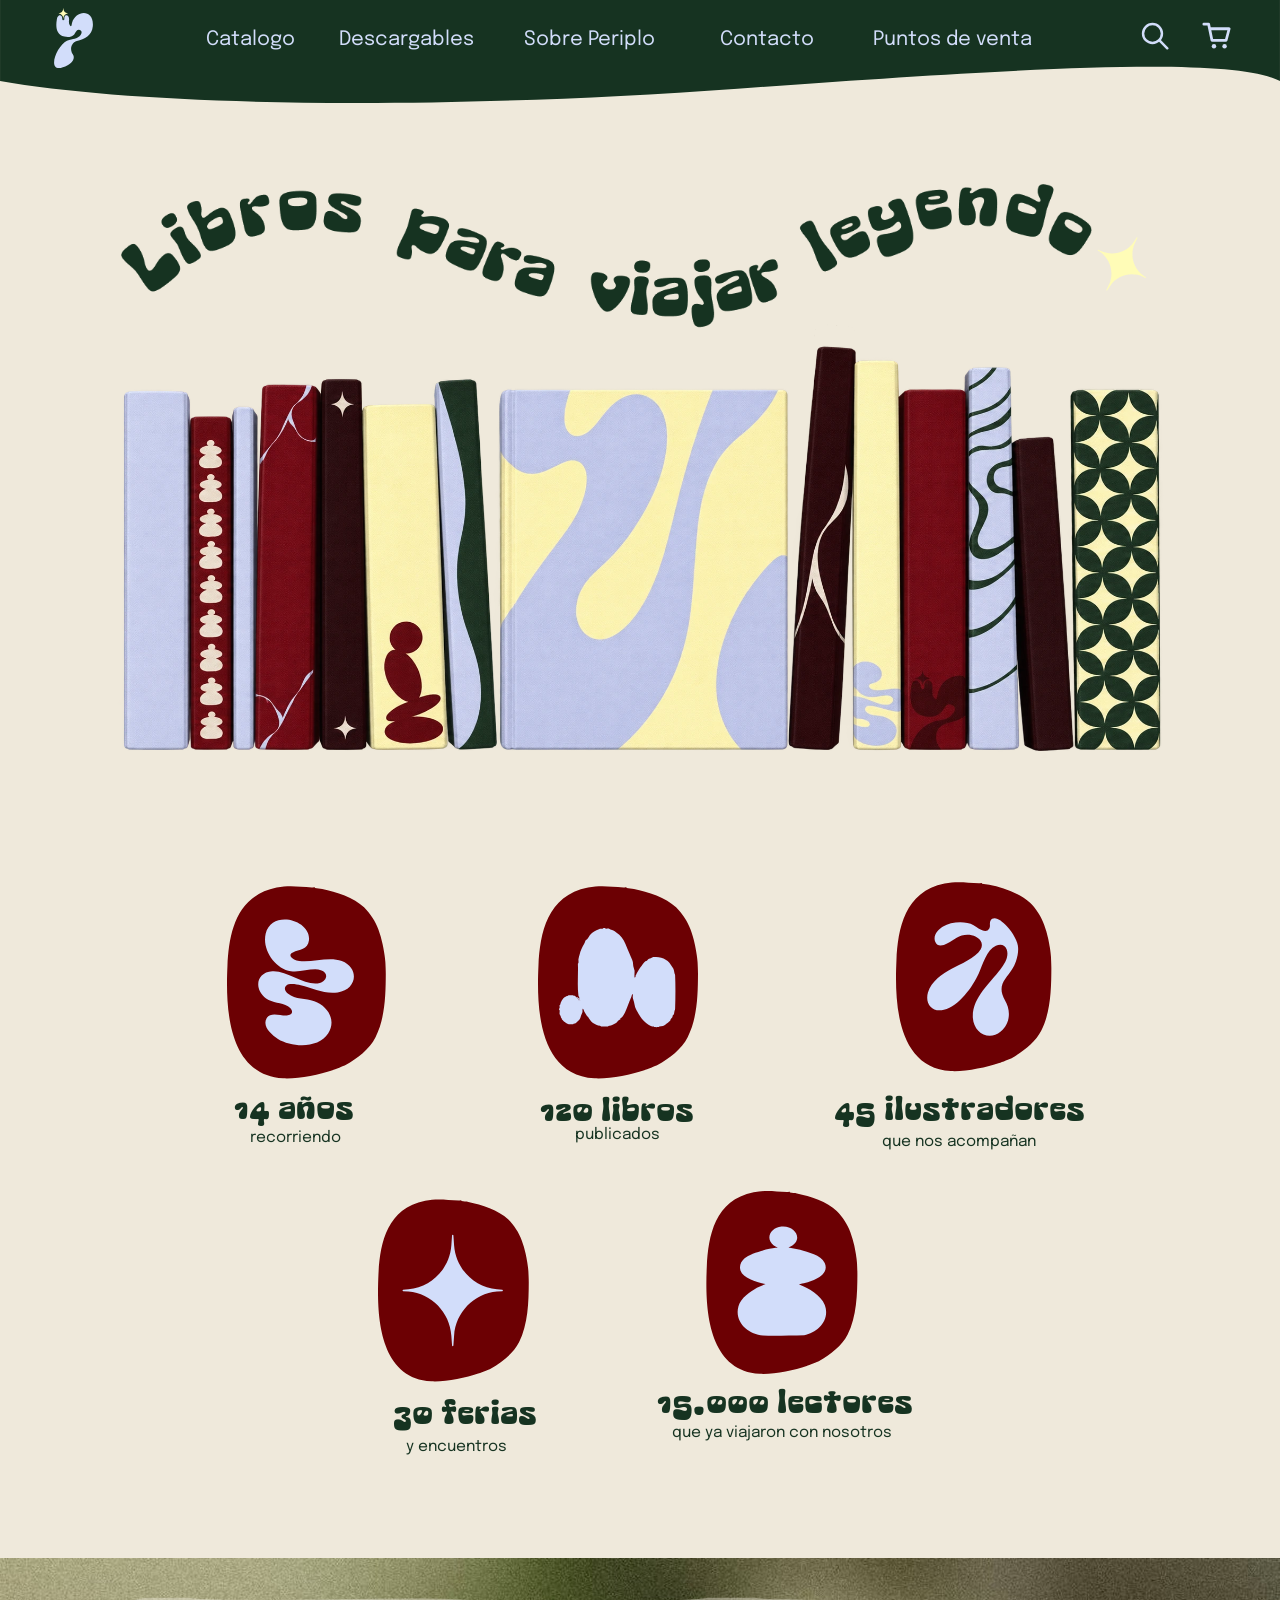
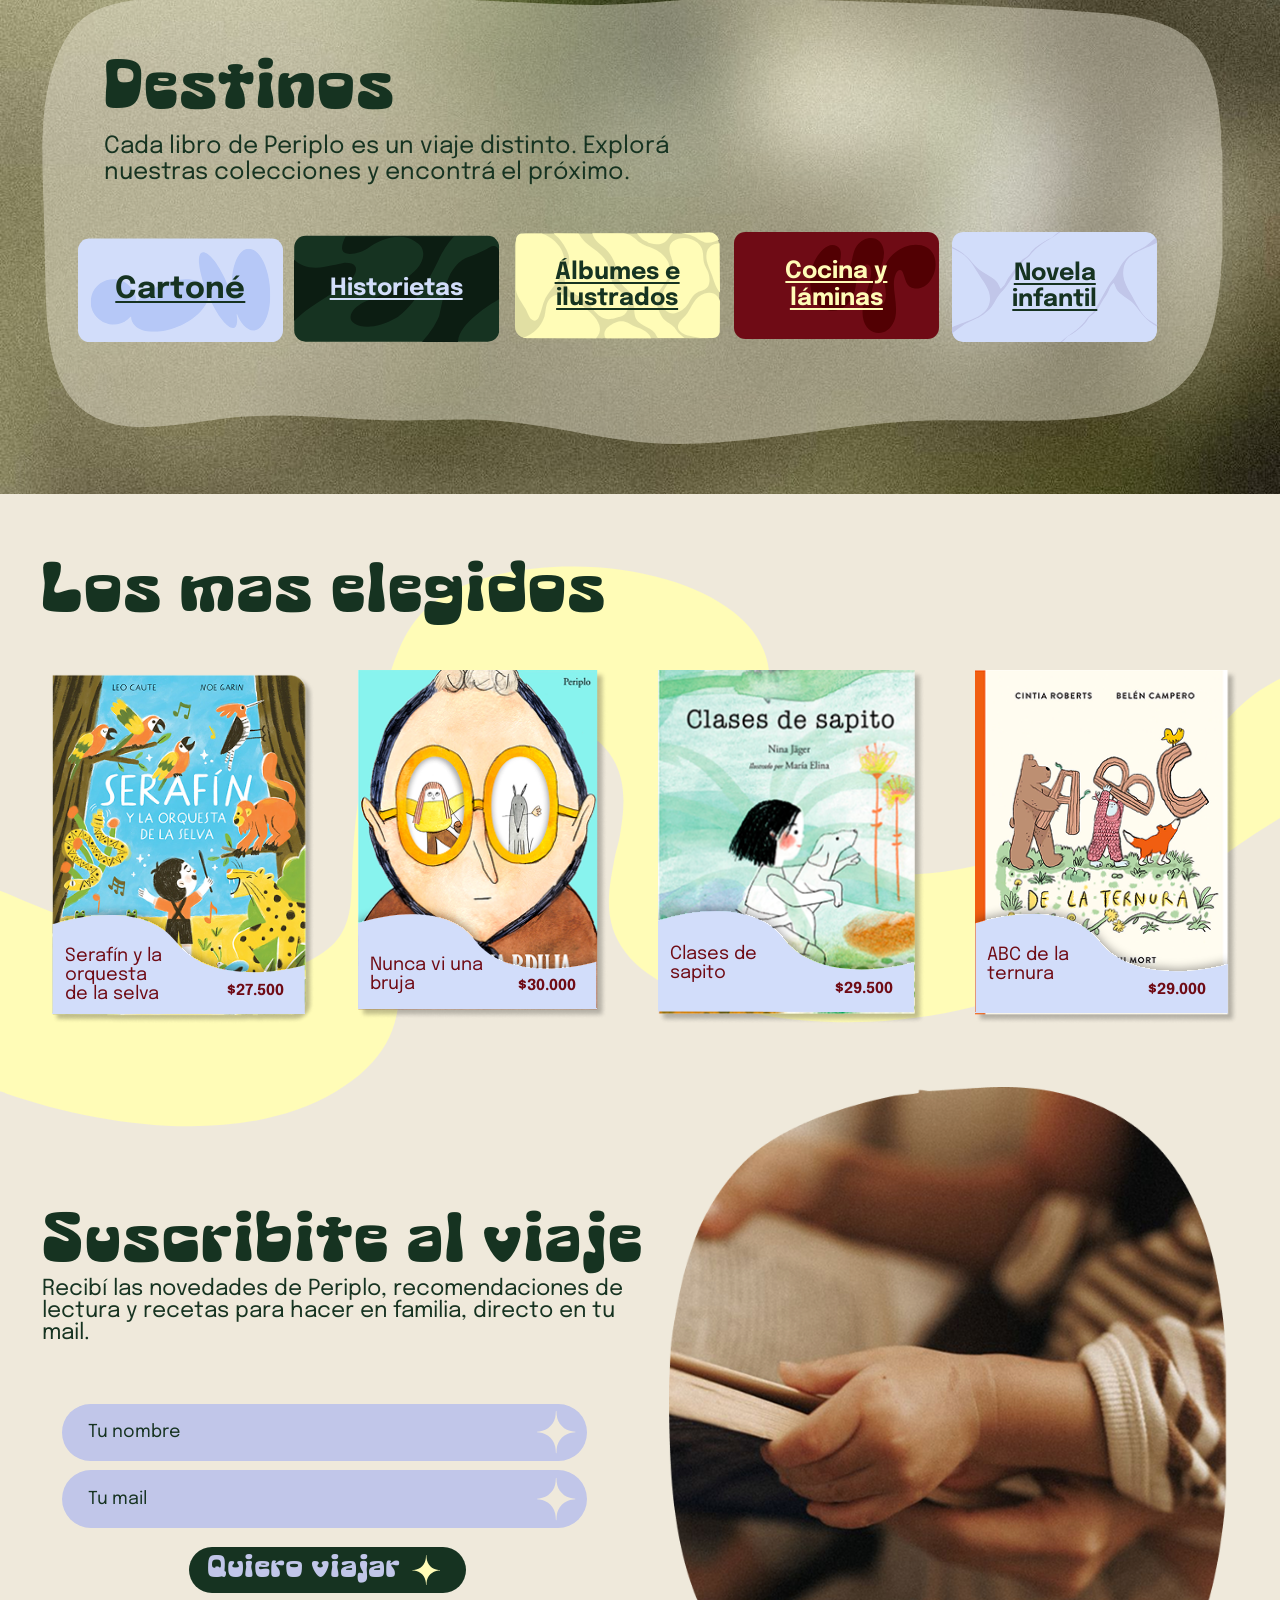
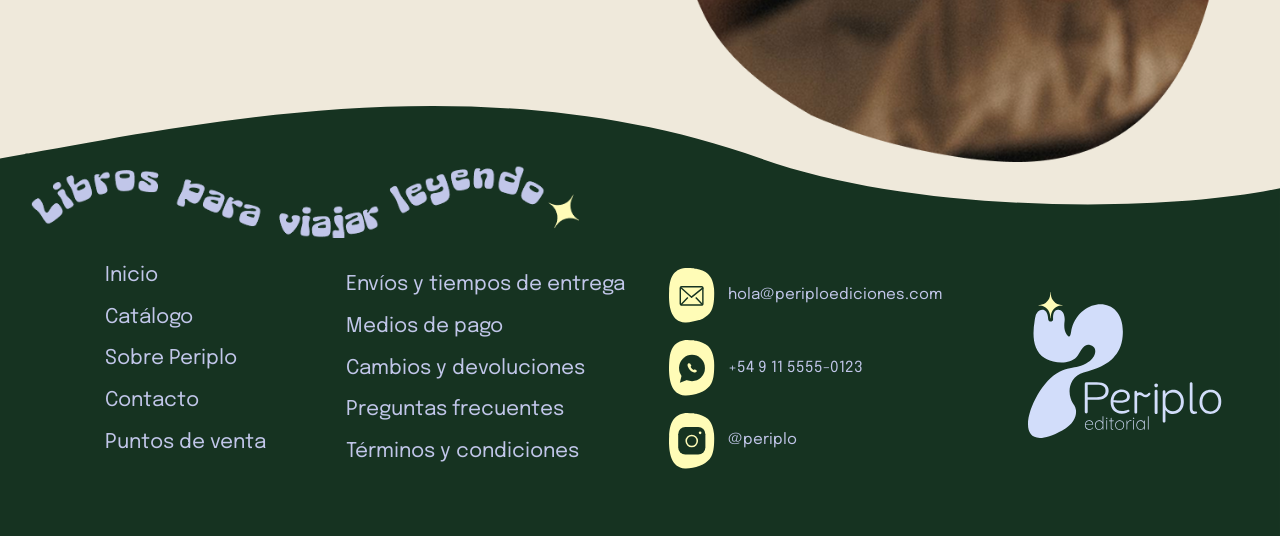
<file: index.html>
<!DOCTYPE html>
<html lang="es">
<head>
<meta charset="utf-8">
<meta name="viewport" content="width=device-width, initial-scale=1">
<title>Periplo Ediciones | Libros para viajar leyendo</title>
<meta name="description" content="Periplo es una editorial independiente de Buenos Aires de libros ilustrados infantiles y libros de arte culinario.">
<link rel="icon" type="image/svg+xml" href="assets/img/favicon.svg">
<link rel="stylesheet" href="css/styles.css">
</head>
<body class="home">
<div class="page" style="--h:4413">
<header class="hdr hdr--home">
  <img class="hdr__bg" src="assets/img/header-wave.svg" alt="">
  <a class="hdr__logo" href="index.html" aria-label="Periplo, ir al inicio" style="--x:64;--y:10"><img src="assets/img/isotipo.svg" alt="Periplo"></a>
  <nav class="nav" aria-label="Principal"><a href="catalogo.html" style="--x:243.0">Catalogo</a><a href="descargables.html" style="--x:401.0">Descargables</a><a href="sobre.html" style="--x:619.0">Sobre Periplo</a><a href="contacto.html" style="--x:850.0">Contacto</a><a href="puntos-de-venta.html" style="--x:1031.0">Puntos de venta</a></nav>
  <button class="hdr__search" type="button" aria-label="Buscar"><svg viewBox="0 0 34 34" aria-hidden="true"><circle cx="14" cy="14" r="11.5" fill="none" stroke="currentColor" stroke-width="3"/><path d="M22.5 22.5L32 32" stroke="currentColor" stroke-width="3" stroke-linecap="round"/></svg></button>
  <button class="hdr__cart" type="button" aria-label="Carrito" aria-haspopup="dialog"><svg viewBox="0 0 34 34" aria-hidden="true"><path d="M2 4.5h5.2l3.6 17.5h15.4l3.3-12.5H8.4" fill="none" stroke="currentColor" stroke-width="3" stroke-linecap="round" stroke-linejoin="round"/><circle cx="13" cy="28.5" r="2.4" fill="currentColor"/><circle cx="24.5" cy="28.5" r="2.4" fill="currentColor"/></svg><span class="hdr__badge" hidden>0</span></button>
</header>
<main>
<img class="abs" style="--x:143;--y:217;--w:1147;--h:181.5" src="assets/img/titulo-hero.png" alt="" aria-hidden="true">
<h1 class="sr-only">Libros para viajar leyendo</h1>
<span class="abs hero-star" style="--x:1292;--y:275.5;--w:66;--h:73" aria-hidden="true"><svg class="star" viewBox="0 0 49 54" aria-hidden="true"><path d="M0.296719 27.3233L2.87748 27.5553C14.1574 28.5655 23.0337 37.5985 23.8341 48.8747L24.1768 53.6988C24.2044 54.1006 24.7979 54.1006 24.8278 53.6988L25.1705 48.8747C25.9686 37.5985 34.8472 28.5655 46.1271 27.5553L48.7079 27.3233C49.1035 27.2889 49.1035 26.7103 48.7079 26.6758L46.1271 26.4439C34.8472 25.4336 25.9709 16.4007 25.1705 5.12452L24.8278 0.300388C24.8002 -0.101432 24.2067 -0.101432 24.1768 0.300388L23.8341 5.12452C23.036 16.4007 14.1574 25.4336 2.87748 26.4439L0.296719 26.6758C-0.0989063 26.7103 -0.0989063 27.2889 0.296719 27.3233Z" fill="currentColor"/></svg></span>
<img class="abs" style="--x:135;--y:402;--w:1249;--h:493" src="assets/img/estanteria.webp" alt="Estantería con libros de Periplo">
<section class="stats" aria-label="Un viaje en números"><div class="stat"><img class="abs" style="--x:268;--y:1047;--w:188;--h:228" src="assets/img/stat-1.svg" alt=""><p class="st" style="--x:277.0;--y:1290.9;--fs:39.3">14 años</p><p class="ctr stat__sub" style="--x:349;--y:1346">recorriendo</p></div><div class="stat"><img class="abs" style="--x:636;--y:1047;--w:188;--h:228" src="assets/img/stat-2.svg" alt=""><p class="st" style="--x:638.0;--y:1293.9;--fs:39.3">120 libros</p><p class="ctr stat__sub" style="--x:730;--y:1342">publicados</p></div><div class="stat"><img class="abs" style="--x:1058;--y:1042;--w:185;--h:224" src="assets/img/stat-3.svg" alt=""><p class="st" style="--x:985.0;--y:1291.9;--fs:39.3">45 ilustradores</p><p class="ctr stat__sub" style="--x:1133;--y:1350">que nos acompañan</p></div><div class="stat"><img class="abs" style="--x:446;--y:1416;--w:179;--h:217" src="assets/img/stat-4.svg" alt=""><p class="st" style="--x:464.0;--y:1651.9;--fs:39.3">30 ferias</p><p class="ctr stat__sub" style="--x:539;--y:1711">y encuentros</p></div><div class="stat"><img class="abs" style="--x:834;--y:1407;--w:180;--h:216" src="assets/img/stat-5.svg" alt=""><p class="st" style="--x:776.0;--y:1638.9;--fs:39.3">15.000 lectores</p><p class="ctr stat__sub" style="--x:924;--y:1694">que ya viajaron con nosotros</p></div></section>

<section class="destinos abs" style="--x:0;--y:1840;--w:1512;--h:634" aria-labelledby="t-destinos">
  <img class="destinos__card" src="assets/img/vidrio-destinos.svg" alt="">
</section>
<h2 class="st" style="--x:122.0;--y:1953.7;--fs:80.5" id="t-destinos">Destinos</h2>
<p class="abs destinos__txt" style="--x:123;--y:2048;--w:760;--h:70">Cada libro de Periplo es un viaje distinto. Explorá nuestras colecciones y encontrá el próximo.</p>
<a class="dest dest--home c1 abs" href="catalogo.html" style="--x:92;--y:2169;--w:242;--h:125"><img src="assets/img/btn-destino-1.svg" alt=""><div class="dest__t" style="--oy:3;--rh:122"><span>Cartoné</span></div></a><a class="dest dest--home c2 abs" href="catalogo.html" style="--x:347;--y:2157;--w:242;--h:137"><img src="assets/img/btn-destino-2.svg" alt=""><div class="dest__t" style="--oy:11.6;--rh:125"><span>Historietas</span></div></a><a class="dest dest--home c3 abs" href="catalogo.html" style="--x:608;--y:2157;--w:243;--h:134"><img src="assets/img/btn-destino-3.svg" alt=""><div class="dest__t" style="--oy:9;--rh:124"><span>Álbumes e ilustrados</span></div></a><a class="dest dest--home c4 abs" href="catalogo.html" style="--x:867;--y:2164;--w:255;--h:127"><img src="assets/img/btn-destino-4.svg" alt=""><div class="dest__t" style="--oy:0;--rh:127"><span>Cocina y láminas</span></div></a><a class="dest dest--home c5 abs" href="catalogo.html" style="--x:1125;--y:2164;--w:242;--h:130"><img src="assets/img/btn-destino-5.svg" alt=""><div class="dest__t" style="--oy:0;--rh:130"><span>Novela infantil</span></div></a>

<section aria-labelledby="t-elegidos">
<img class="abs" style="--x:0;--y:2496;--w:1512;--h:725" src="assets/img/home-mancha-amarilla.svg" alt="">
<h2 class="st" style="--x:47.5;--y:2547.5;--fs:81.0" id="t-elegidos">Los mas elegidos</h2>
<a class="book book--art abs" href="producto.html" style="--x:62;--y:2688;--w:298;--h:400;--s:1.19" aria-label="Serafín y la orquesta de la selva, $27.500"><img class="book__img" src="assets/img/tapa-serafin-y-la-orquesta-de-la-selva.png" alt="Tapa de Serafín y la orquesta de la selva" style="left:-0.338%;top:-0.501%;width:106.081%;height:103.258%"><span class="book__lbl"><span class="book__lift"><img class="book__curve" src="assets/img/label-curva.svg" alt=""><span class="book__fill"></span></span></span><span class="book__t">Serafín y la<br>orquesta<br>de la selva</span><span class="book__p">$27.500</span></a><a class="book book--art abs" href="producto.html" style="--x:423;--y:2682;--w:282;--h:400;--s:1.19;--dy:14" aria-label="Nunca vi una bruja, $30.000"><img class="book__img" src="assets/img/tapa-nunca-vi-una-bruja.png" alt="Tapa de Nunca vi una bruja" style="left:0.000%;top:0.000%;width:104.545%;height:103.179%"><span class="book__lbl"><span class="book__lift"><img class="book__curve" src="assets/img/label-curva.svg" alt=""><span class="book__fill"></span></span></span><span class="book__t">Nunca vi una<br>bruja</span><span class="book__p">$30.000</span></a><a class="book book--art abs" href="producto.html" style="--x:777;--y:2682;--w:303;--h:404;--s:1.19" aria-label="Clases de sapito, $29.500"><img class="book__img" src="assets/img/tapa-clases-de-sapito.png" alt="Tapa de Clases de sapito" style="left:0.000%;top:0.000%;width:104.743%;height:103.235%"><span class="book__lbl"><span class="book__lift"><img class="book__curve" src="assets/img/label-curva.svg" alt=""><span class="book__fill"></span></span></span><span class="book__t">Clases de<br>sapito</span><span class="book__p">$29.500</span></a><a class="book book--art abs" href="producto.html" style="--x:1152;--y:2682;--w:298;--h:405;--s:1.19" aria-label="ABC de la ternura, $29.000"><img class="book__img" src="assets/img/tapa-abc-de-la-ternura.png" alt="Tapa de ABC de la ternura" style="left:0.000%;top:0.000%;width:104.231%;height:103.390%"><span class="book__lbl"><span class="book__lift"><img class="book__curve" src="assets/img/label-curva.svg" alt=""><span class="book__fill"></span></span></span><span class="book__t">ABC de la<br>ternura</span><span class="book__p">$29.000</span></a>
</section>

<section aria-labelledby="t-suscribite" id="newsletter">
<img class="abs" style="--x:790;--y:3174;--w:661;--h:797" src="assets/img/foto-newsletter.png" alt="Manos de un bebé sosteniendo un libro">
<h2 class="st" style="--x:49.0;--y:3315.5;--fs:81.0" id="t-suscribite">Suscribite al viaje</h2>
<p class="abs news__txt" style="--x:50;--y:3400;--w:700;--h:80">Recibí las novedades de Periplo, recomendaciones de lectura y recetas para hacer en familia, directo en tu mail.</p>
<form class="news" action="#" method="post" novalidate>
  <label class="field abs" style="--x:73;--y:3548;--w:620;--h:68"><input type="text" name="nombre" placeholder="Tu nombre" autocomplete="name"><svg class="star" viewBox="0 0 49 54" aria-hidden="true"><path d="M0.296719 27.3233L2.87748 27.5553C14.1574 28.5655 23.0337 37.5985 23.8341 48.8747L24.1768 53.6988C24.2044 54.1006 24.7979 54.1006 24.8278 53.6988L25.1705 48.8747C25.9686 37.5985 34.8472 28.5655 46.1271 27.5553L48.7079 27.3233C49.1035 27.2889 49.1035 26.7103 48.7079 26.6758L46.1271 26.4439C34.8472 25.4336 25.9709 16.4007 25.1705 5.12452L24.8278 0.300388C24.8002 -0.101432 24.2067 -0.101432 24.1768 0.300388L23.8341 5.12452C23.036 16.4007 14.1574 25.4336 2.87748 26.4439L0.296719 26.6758C-0.0989063 26.7103 -0.0989063 27.2889 0.296719 27.3233Z" fill="currentColor"/></svg></label>
  <label class="field abs" style="--x:73;--y:3627;--w:620;--h:68"><input type="email" name="mail" placeholder="Tu mail" autocomplete="email"><svg class="star" viewBox="0 0 49 54" aria-hidden="true"><path d="M0.296719 27.3233L2.87748 27.5553C14.1574 28.5655 23.0337 37.5985 23.8341 48.8747L24.1768 53.6988C24.2044 54.1006 24.7979 54.1006 24.8278 53.6988L25.1705 48.8747C25.9686 37.5985 34.8472 28.5655 46.1271 27.5553L48.7079 27.3233C49.1035 27.2889 49.1035 26.7103 48.7079 26.6758L46.1271 26.4439C34.8472 25.4336 25.9709 16.4007 25.1705 5.12452L24.8278 0.300388C24.8002 -0.101432 24.2067 -0.101432 24.1768 0.300388L23.8341 5.12452C23.036 16.4007 14.1574 25.4336 2.87748 26.4439L0.296719 26.6758C-0.0989063 26.7103 -0.0989063 27.2889 0.296719 27.3233Z" fill="currentColor"/></svg></label>
  <button class="pill abs" type="submit" style="--x:223;--y:3717;--w:328;--h:55"><span class="pill__t">Quiero viajar</span><svg class="star" viewBox="0 0 49 54" aria-hidden="true"><path d="M0.296719 27.3233L2.87748 27.5553C14.1574 28.5655 23.0337 37.5985 23.8341 48.8747L24.1768 53.6988C24.2044 54.1006 24.7979 54.1006 24.8278 53.6988L25.1705 48.8747C25.9686 37.5985 34.8472 28.5655 46.1271 27.5553L48.7079 27.3233C49.1035 27.2889 49.1035 26.7103 48.7079 26.6758L46.1271 26.4439C34.8472 25.4336 25.9709 16.4007 25.1705 5.12452L24.8278 0.300388C24.8002 -0.101432 24.2067 -0.101432 24.1768 0.300388L23.8341 5.12452C23.036 16.4007 14.1574 25.4336 2.87748 26.4439L0.296719 26.6758C-0.0989063 26.7103 -0.0989063 27.2889 0.296719 27.3233Z" fill="currentColor"/></svg></button>
</form>
</section>
</main>
<footer class="ftr">
  <img class="ftr__bg" src="assets/img/footer-wave.svg" alt="">
  <img class="ftr__lema" src="assets/img/lema-footer.png" alt="Libros para viajar leyendo">
  <ul class="ftr__c1">
    <li><a href="index.html">Inicio</a></li><li><a href="catalogo.html">Catálogo</a></li>
    <li><a href="sobre.html">Sobre Periplo</a></li><li><a href="contacto.html">Contacto</a></li>
    <li><a href="puntos-de-venta.html">Puntos de venta</a></li>
  </ul>
  <ul class="ftr__c2">
    <li><a href="#envios">Envíos y tiempos de entrega</a></li><li><a href="#pagos">Medios de pago</a></li>
    <li><a href="#cambios">Cambios y devoluciones</a></li><li><a href="#faq">Preguntas frecuentes</a></li>
    <li><a href="#terminos">Términos y condiciones</a></li>
  </ul>
  <ul class="ftr__c3">
    <li><a href="mailto:hola@periploediciones.com"><img src="assets/img/ico-mail-y.svg" alt=""><span>hola@periploediciones.com</span></a></li>
    <li><a href="https://wa.me/5491155550123"><img src="assets/img/ico-wsp-y.svg" alt=""><span>+54 9 11 5555-0123</span></a></li>
    <li><a href="https://instagram.com/periplo"><img src="assets/img/ico-ig-y.svg" alt=""><span>@periplo</span></a></li>
  </ul>
  <a class="ftr__logo" href="index.html" aria-label="Periplo editorial, ir al inicio"><img src="assets/img/logo-periplo.svg" alt="Periplo editorial"></a>
</footer>
</div>

<div class="cart-ov" hidden></div>
<aside class="cart" id="cart" role="dialog" aria-modal="true" aria-labelledby="cart-t" aria-hidden="true" tabindex="-1">
  <div class="cart__hd"><h2 class="cart__t" id="cart-t">Tu carrito</h2><button class="cart__x" type="button" aria-label="Cerrar carrito">&times;</button></div>
  <ul class="cart__list"></ul>
  <div class="cart__empty"><p>Todavía no agregaste libros.</p><a class="cart__link" href="catalogo.html">Ver catálogo</a></div>
  <div class="cart__ft">
    <p class="cart__ship"></p>
    <p class="cart__tot"><span>Total</span><strong class="cart__sum">$0</strong></p>
    <button class="pill cart__go" type="button"><span class="pill__t">Iniciar compra</span><svg class="star" viewBox="0 0 49 54" aria-hidden="true"><path d="M0.296719 27.3233L2.87748 27.5553C14.1574 28.5655 23.0337 37.5985 23.8341 48.8747L24.1768 53.6988C24.2044 54.1006 24.7979 54.1006 24.8278 53.6988L25.1705 48.8747C25.9686 37.5985 34.8472 28.5655 46.1271 27.5553L48.7079 27.3233C49.1035 27.2889 49.1035 26.7103 48.7079 26.6758L46.1271 26.4439C34.8472 25.4336 25.9709 16.4007 25.1705 5.12452L24.8278 0.300388C24.8002 -0.101432 24.2067 -0.101432 24.1768 0.300388L23.8341 5.12452C23.036 16.4007 14.1574 25.4336 2.87748 26.4439L0.296719 26.6758C-0.0989063 26.7103 -0.0989063 27.2889 0.296719 27.3233Z" fill="currentColor"/></svg></button>
    <button class="cart__clear" type="button">Vaciar carrito</button>
  </div>
</aside>
<script src="js/main.js"></script>
</body>
</html>
</file>
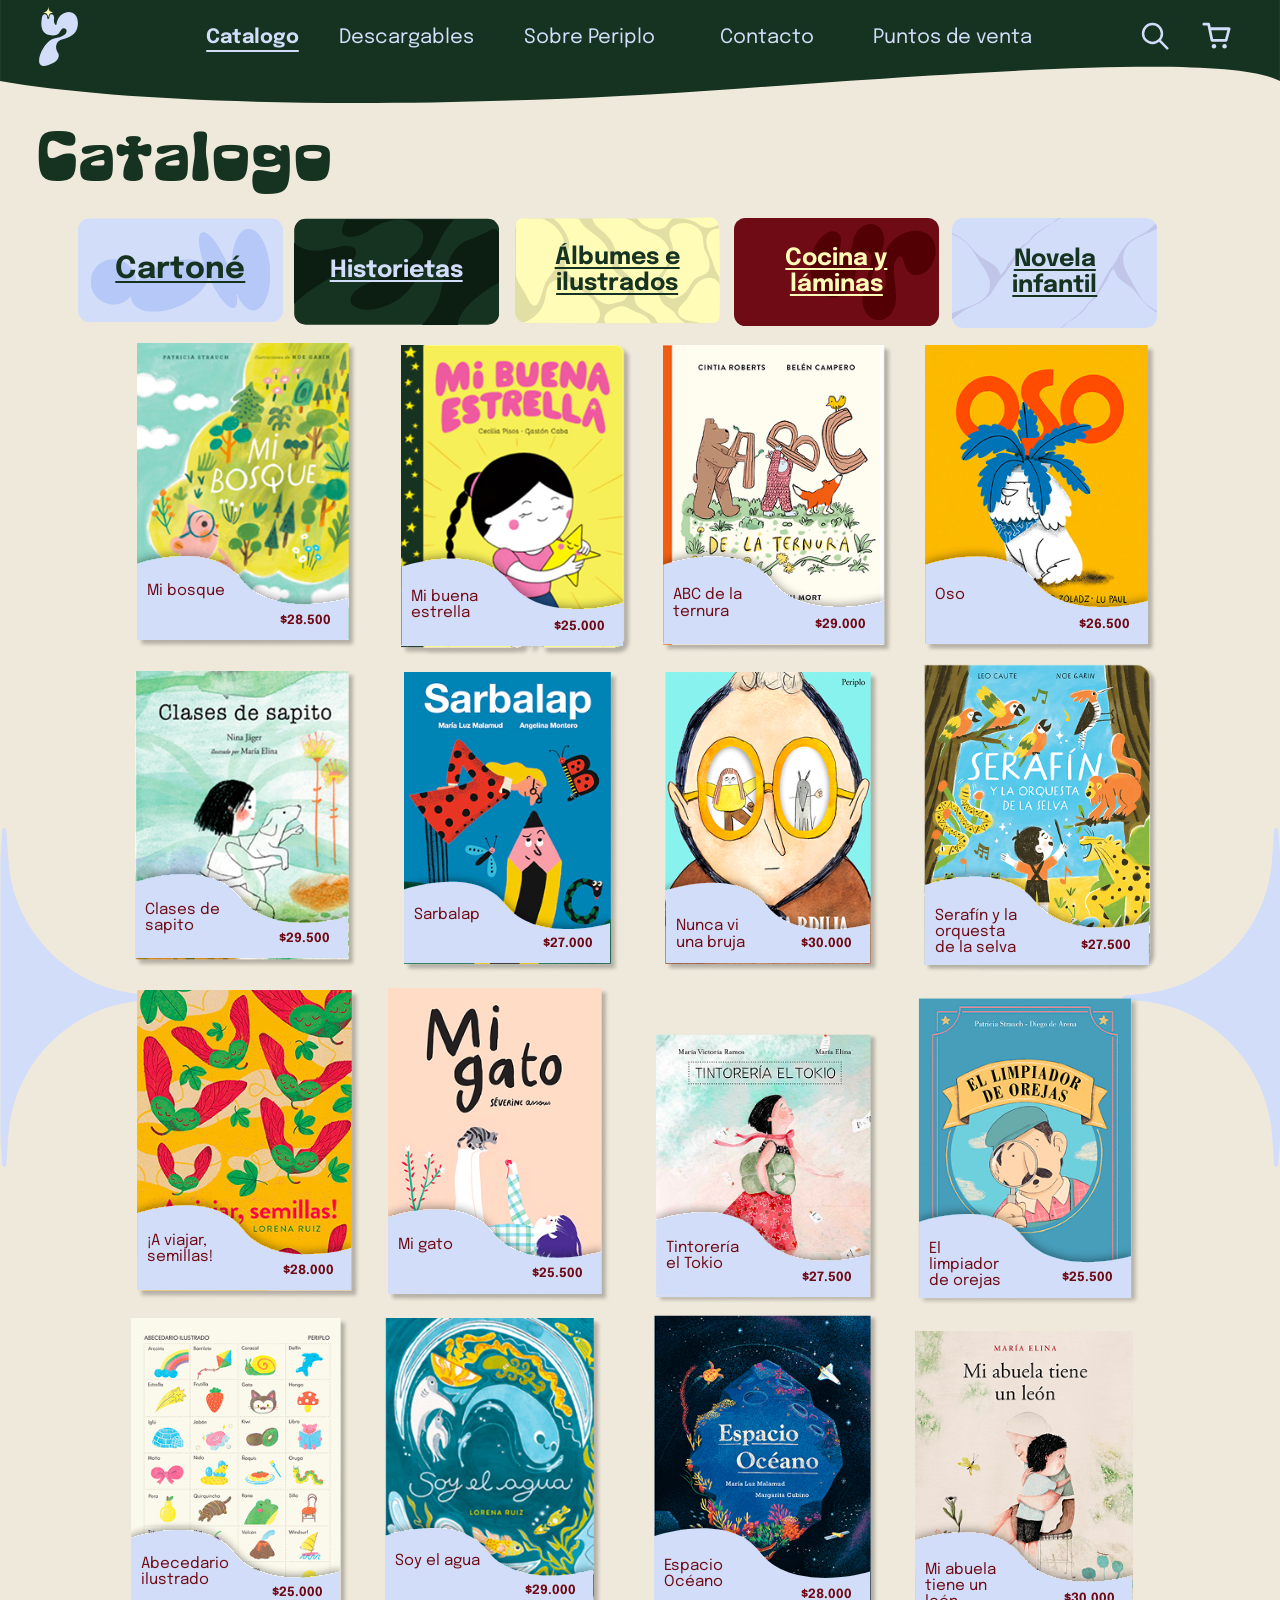
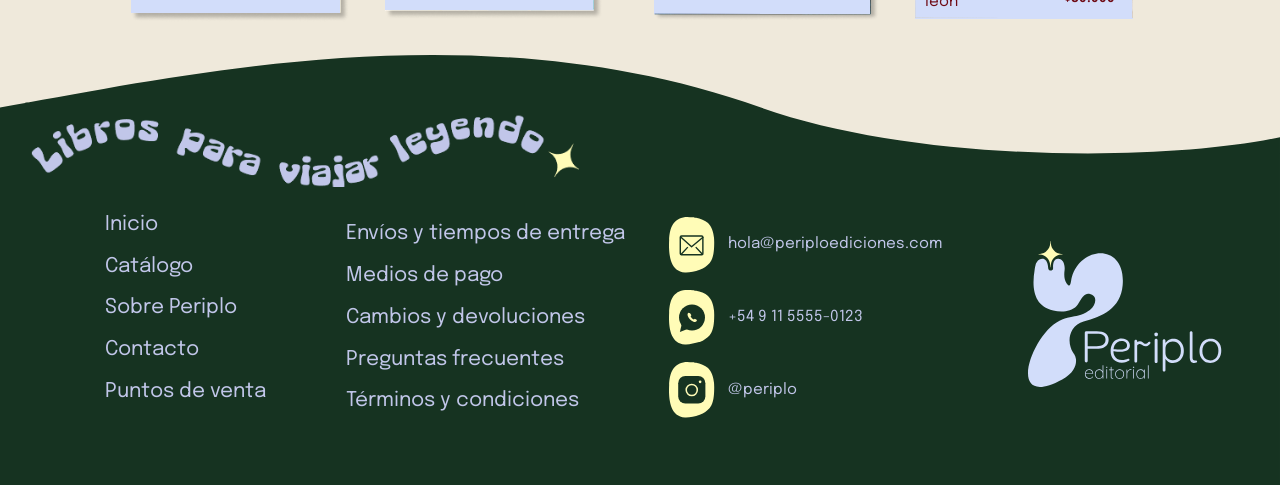
<file: catalogo.html>
<!DOCTYPE html>
<html lang="es">
<head>
<meta charset="utf-8">
<meta name="viewport" content="width=device-width, initial-scale=1">
<title>Catálogo | Periplo Ediciones</title>
<meta name="description" content="Catálogo de libros ilustrados infantiles y libros de cocina de Periplo Ediciones.">
<link rel="icon" type="image/svg+xml" href="assets/img/favicon.svg">
<link rel="stylesheet" href="css/styles.css">
</head>
<body class="catalogo">
<div class="page" style="--h:2463">
<header class="hdr">
  <img class="hdr__bg" src="assets/img/header-wave.svg" alt="">
  <a class="hdr__logo" href="index.html" aria-label="Periplo, ir al inicio" style="--x:46;--y:8"><img src="assets/img/isotipo.svg" alt="Periplo"></a>
  <nav class="nav" aria-label="Principal"><a href="catalogo.html" style="--x:243.0" aria-current="page">Catalogo</a><a href="descargables.html" style="--x:401.0">Descargables</a><a href="sobre.html" style="--x:619.0">Sobre Periplo</a><a href="contacto.html" style="--x:850.0">Contacto</a><a href="puntos-de-venta.html" style="--x:1031.0">Puntos de venta</a></nav>
  <button class="hdr__search" type="button" aria-label="Buscar"><svg viewBox="0 0 34 34" aria-hidden="true"><circle cx="14" cy="14" r="11.5" fill="none" stroke="currentColor" stroke-width="3"/><path d="M22.5 22.5L32 32" stroke="currentColor" stroke-width="3" stroke-linecap="round"/></svg></button>
  <button class="hdr__cart" type="button" aria-label="Carrito" aria-haspopup="dialog"><svg viewBox="0 0 34 34" aria-hidden="true"><path d="M2 4.5h5.2l3.6 17.5h15.4l3.3-12.5H8.4" fill="none" stroke="currentColor" stroke-width="3" stroke-linecap="round" stroke-linejoin="round"/><circle cx="13" cy="28.5" r="2.4" fill="currentColor"/><circle cx="24.5" cy="28.5" r="2.4" fill="currentColor"/></svg><span class="hdr__badge" hidden>0</span></button>
</header>
<main>
<img class="abs deco-star" style="--x:1326;--y:978;--w:186;--h:401" src="assets/img/deco-estrella.svg" alt="" aria-hidden="true">
<img class="abs deco-star deco-star--l" style="--x:0;--y:978;--w:186;--h:401" src="assets/img/deco-estrella.svg" alt="" aria-hidden="true">
<h1 class="st" style="--x:43.0;--y:148.3;--fs:80.5">Catalogo</h1>
<nav aria-label="Colecciones"><a class="dest dest--home c1 abs" href="#" data-filter="Cartoné" style="--x:92;--y:255;--w:242;--h:125"><img src="assets/img/btn-destino-1.svg" alt=""><div class="dest__t" style="--oy:3;--rh:122"><span>Cartoné</span></div></a><a class="dest dest--home c2 abs" href="#" data-filter="Historietas" style="--x:347;--y:246.4;--w:242;--h:137"><img src="assets/img/btn-destino-2.svg" alt=""><div class="dest__t" style="--oy:11.6;--rh:125"><span>Historietas</span></div></a><a class="dest dest--home c3 abs" href="#" data-filter="Álbumes e ilustrados" style="--x:608;--y:249;--w:243;--h:134"><img src="assets/img/btn-destino-3.svg" alt=""><div class="dest__t" style="--oy:9;--rh:124"><span>Álbumes e ilustrados</span></div></a><a class="dest dest--home c4 abs" href="#" data-filter="Cocina y láminas" style="--x:867;--y:258;--w:255;--h:127"><img src="assets/img/btn-destino-4.svg" alt=""><div class="dest__t" style="--oy:0;--rh:127"><span>Cocina y láminas</span></div></a><a class="dest dest--home c5 abs" href="#" data-filter="Novela infantil" style="--x:1125;--y:258;--w:242;--h:130"><img src="assets/img/btn-destino-5.svg" alt=""><div class="dest__t" style="--oy:0;--rh:130"><span>Novela infantil</span></div></a></nav>
<section class="grid-libros" aria-label="Libros"><a class="book book--art abs" href="producto.html" style="--x:162;--y:405;--w:250;--h:351;--s:1.0" aria-label="Mi bosque, $28.500"><img class="book__img" src="assets/img/tapa-mi-bosque.png" alt="Tapa de Mi bosque" style="left:0.000%;top:0.000%;width:104.400%;height:103.134%"><span class="book__lbl"><span class="book__lift"><img class="book__curve" src="assets/img/label-curva.svg" alt=""><span class="book__fill"></span></span></span><span class="book__t">Mi bosque</span><span class="book__p">$28.500</span></a><a class="book book--art abs" href="producto.html" style="--x:474;--y:407;--w:262;--h:356;--s:1.0" aria-label="Mi buena estrella, $25.000"><img class="book__img" src="assets/img/tapa-mi-buena-estrella.png" alt="Tapa de Mi buena estrella" style="left:0.000%;top:0.000%;width:106.923%;height:104.225%"><span class="book__lbl"><span class="book__lift"><img class="book__curve" src="assets/img/label-curva.svg" alt=""><span class="book__fill"></span></span></span><span class="book__t">Mi buena<br>estrella</span><span class="book__p">$25.000</span></a><a class="book book--art abs" href="producto.html" style="--x:783;--y:407;--w:261;--h:354;--s:1.0" aria-label="ABC de la ternura, $29.000"><img class="book__img" src="assets/img/tapa-abc-de-la-ternura.png" alt="Tapa de ABC de la ternura" style="left:0.000%;top:0.000%;width:104.231%;height:103.390%"><span class="book__lbl"><span class="book__lift"><img class="book__curve" src="assets/img/label-curva.svg" alt=""><span class="book__fill"></span></span></span><span class="book__t">ABC de la<br>ternura</span><span class="book__p">$29.000</span></a><a class="book book--art abs" href="producto.html" style="--x:1093;--y:407;--w:263;--h:354;--s:1.0" aria-label="Oso, $26.500"><img class="book__img" src="assets/img/tapa-oso.png" alt="Tapa de Oso" style="left:0.000%;top:0.000%;width:104.183%;height:103.081%"><span class="book__lbl"><span class="book__lift"><img class="book__curve" src="assets/img/label-curva.svg" alt=""><span class="book__fill"></span></span></span><span class="book__t">Oso</span><span class="book__p">$26.500</span></a><a class="book book--art abs" href="producto.html" style="--x:159;--y:793;--w:252;--h:339;--s:1.0" aria-label="Clases de sapito, $29.500"><img class="book__img" src="assets/img/tapa-clases-de-sapito.png" alt="Tapa de Clases de sapito" style="left:0.000%;top:0.000%;width:104.743%;height:103.235%"><span class="book__lbl"><span class="book__lift"><img class="book__curve" src="assets/img/label-curva.svg" alt=""><span class="book__fill"></span></span></span><span class="book__t">Clases de<br>sapito</span><span class="book__p">$29.500</span></a><a class="book book--art abs" href="producto.html" style="--x:477;--y:794;--w:244;--h:344;--s:1.0" aria-label="Sarbalap, $27.000"><img class="book__img" src="assets/img/tapa-sarbalap.png" alt="Tapa de Sarbalap" style="left:0.000%;top:0.000%;width:104.490%;height:103.188%"><span class="book__lbl"><span class="book__lift"><img class="book__curve" src="assets/img/label-curva.svg" alt=""><span class="book__fill"></span></span></span><span class="book__t">Sarbalap</span><span class="book__p">$27.000</span></a><a class="book book--art abs" href="producto.html" style="--x:786;--y:794;--w:242;--h:344;--s:1.0;--dy:14" aria-label="Nunca vi una bruja, $30.000"><img class="book__img" src="assets/img/tapa-nunca-vi-una-bruja.png" alt="Tapa de Nunca vi una bruja" style="left:0.000%;top:0.000%;width:104.545%;height:103.179%"><span class="book__lbl"><span class="book__lift"><img class="book__curve" src="assets/img/label-curva.svg" alt=""><span class="book__fill"></span></span></span><span class="book__t">Nunca vi<br>una bruja</span><span class="book__p">$30.000</span></a><a class="book book--art abs" href="producto.html" style="--x:1092;--y:786;--w:265;--h:354;--s:1.0" aria-label="Serafín y la orquesta de la selva, $27.500"><img class="book__img" src="assets/img/tapa-serafin-y-la-orquesta-de-la-selva.png" alt="Tapa de Serafín y la orquesta de la selva" style="left:-0.338%;top:-0.501%;width:106.081%;height:103.258%"><span class="book__lbl"><span class="book__lift"><img class="book__curve" src="assets/img/label-curva.svg" alt=""><span class="book__fill"></span></span></span><span class="book__t">Serafín y la<br>orquesta<br>de la selva</span><span class="book__p">$27.500</span></a><a class="book book--art abs" href="producto.html" style="--x:162;--y:1169;--w:253;--h:355;--s:1.0" aria-label="¡A viajar, semillas!, $28.000"><img class="book__img" src="assets/img/tapa-a-viajar-semillas.png" alt="Tapa de ¡A viajar, semillas!" style="left:0.000%;top:0.000%;width:104.331%;height:103.116%"><span class="book__lbl"><span class="book__lift"><img class="book__curve" src="assets/img/label-curva.svg" alt=""><span class="book__fill"></span></span></span><span class="book__t">¡A viajar,<br>semillas!</span><span class="book__p">$28.000</span></a><a class="book book--art abs" href="producto.html" style="--x:458;--y:1167;--w:252;--h:361;--s:1.0" aria-label="Mi gato, $25.500"><img class="book__img" src="assets/img/tapa-mi-gato.png" alt="Tapa de Mi gato" style="left:0.000%;top:0.000%;width:104.762%;height:103.047%"><span class="book__lbl"><span class="book__lift"><img class="book__curve" src="assets/img/label-curva.svg" alt=""><span class="book__fill"></span></span></span><span class="book__t">Mi gato</span><span class="book__p">$25.500</span></a><a class="book book--art abs" href="producto.html" style="--x:775;--y:1222;--w:253;--h:310;--s:1.0" aria-label="Tintorería el Tokio, $27.500"><img class="book__img" src="assets/img/tapa-tintoreria-el-tokio.png" alt="Tapa de Tintorería el Tokio" style="left:0.000%;top:-0.645%;width:103.953%;height:103.226%"><span class="book__lbl"><span class="book__lift"><img class="book__curve" src="assets/img/label-curva.svg" alt=""><span class="book__fill"></span></span></span><span class="book__t">Tintorería<br>el Tokio</span><span class="book__p">$27.500</span></a><a class="book book--art abs" href="producto.html" style="--x:1085;--y:1180;--w:251;--h:353;--s:1.0" aria-label="El limpiador de orejas, $25.500"><img class="book__img" src="assets/img/tapa-el-limpiador-de-orejas.png" alt="Tapa de El limpiador de orejas" style="left:-0.398%;top:-0.847%;width:105.179%;height:103.672%"><span class="book__lbl"><span class="book__lift"><img class="book__curve" src="assets/img/label-curva.svg" alt=""><span class="book__fill"></span></span></span><span class="book__t">El<br>limpiador<br>de orejas</span><span class="book__p">$25.500</span></a><a class="book book--art abs" href="producto.html" style="--x:155;--y:1557;--w:247;--h:348;--s:1.0" aria-label="Abecedario ilustrado, $25.000"><img class="book__img" src="assets/img/tapa-abecedario-ilustrado.png" alt="Tapa de Abecedario ilustrado" style="left:0.000%;top:0.000%;width:104.858%;height:103.152%"><span class="book__lbl"><span class="book__lift"><img class="book__curve" src="assets/img/label-curva.svg" alt=""><span class="book__fill"></span></span></span><span class="book__t">Abecedario<br>ilustrado</span><span class="book__p">$25.000</span></a><a class="book book--art abs" href="producto.html" style="--x:455;--y:1557;--w:246;--h:345;--s:1.0" aria-label="Soy el agua, $29.000"><img class="book__img" src="assets/img/tapa-soy-el-agua.png" alt="Tapa de Soy el agua" style="left:0.000%;top:0.000%;width:104.472%;height:103.478%"><span class="book__lbl"><span class="book__lift"><img class="book__curve" src="assets/img/label-curva.svg" alt=""><span class="book__fill"></span></span></span><span class="book__t">Soy el agua</span><span class="book__p">$29.000</span></a><a class="book book--art abs" href="producto.html" style="--x:772;--y:1554;--w:256;--h:353;--s:1.0" aria-label="Espacio Océano, $28.000"><img class="book__img" src="assets/img/tapa-espacio-oceano.png" alt="Tapa de Espacio Océano" style="left:0.000%;top:-0.565%;width:103.906%;height:102.825%"><span class="book__lbl"><span class="book__lift"><img class="book__curve" src="assets/img/label-curva.svg" alt=""><span class="book__fill"></span></span></span><span class="book__t">Espacio<br>Océano</span><span class="book__p">$28.000</span></a><a class="book book--art abs" href="producto.html" style="--x:1081;--y:1572;--w:257;--h:340;--s:1.0" aria-label="Mi abuela tiene un león, $30.000"><img class="book__img" src="assets/img/tapa-mi-abuela-tiene-un-leon.png" alt="Tapa de Mi abuela tiene un león" style="left:0.000%;top:0.000%;width:100.000%;height:100.000%"><span class="book__lbl"><span class="book__lift"><img class="book__curve" src="assets/img/label-curva.svg" alt=""><span class="book__fill"></span></span></span><span class="book__t">Mi abuela<br>tiene un<br>león</span><span class="book__p">$30.000</span></a></section>
</main>
<footer class="ftr">
  <img class="ftr__bg" src="assets/img/footer-wave.svg" alt="">
  <img class="ftr__lema" src="assets/img/lema-footer.png" alt="Libros para viajar leyendo">
  <ul class="ftr__c1">
    <li><a href="index.html">Inicio</a></li><li><a href="catalogo.html">Catálogo</a></li>
    <li><a href="sobre.html">Sobre Periplo</a></li><li><a href="contacto.html">Contacto</a></li>
    <li><a href="puntos-de-venta.html">Puntos de venta</a></li>
  </ul>
  <ul class="ftr__c2">
    <li><a href="#envios">Envíos y tiempos de entrega</a></li><li><a href="#pagos">Medios de pago</a></li>
    <li><a href="#cambios">Cambios y devoluciones</a></li><li><a href="#faq">Preguntas frecuentes</a></li>
    <li><a href="#terminos">Términos y condiciones</a></li>
  </ul>
  <ul class="ftr__c3">
    <li><a href="mailto:hola@periploediciones.com"><img src="assets/img/ico-mail-y.svg" alt=""><span>hola@periploediciones.com</span></a></li>
    <li><a href="https://wa.me/5491155550123"><img src="assets/img/ico-wsp-y.svg" alt=""><span>+54 9 11 5555-0123</span></a></li>
    <li><a href="https://instagram.com/periplo"><img src="assets/img/ico-ig-y.svg" alt=""><span>@periplo</span></a></li>
  </ul>
  <a class="ftr__logo" href="index.html" aria-label="Periplo editorial, ir al inicio"><img src="assets/img/logo-periplo.svg" alt="Periplo editorial"></a>
</footer>
</div>

<div class="cart-ov" hidden></div>
<aside class="cart" id="cart" role="dialog" aria-modal="true" aria-labelledby="cart-t" aria-hidden="true" tabindex="-1">
  <div class="cart__hd"><h2 class="cart__t" id="cart-t">Tu carrito</h2><button class="cart__x" type="button" aria-label="Cerrar carrito">&times;</button></div>
  <ul class="cart__list"></ul>
  <div class="cart__empty"><p>Todavía no agregaste libros.</p><a class="cart__link" href="catalogo.html">Ver catálogo</a></div>
  <div class="cart__ft">
    <p class="cart__ship"></p>
    <p class="cart__tot"><span>Total</span><strong class="cart__sum">$0</strong></p>
    <button class="pill cart__go" type="button"><span class="pill__t">Iniciar compra</span><svg class="star" viewBox="0 0 49 54" aria-hidden="true"><path d="M0.296719 27.3233L2.87748 27.5553C14.1574 28.5655 23.0337 37.5985 23.8341 48.8747L24.1768 53.6988C24.2044 54.1006 24.7979 54.1006 24.8278 53.6988L25.1705 48.8747C25.9686 37.5985 34.8472 28.5655 46.1271 27.5553L48.7079 27.3233C49.1035 27.2889 49.1035 26.7103 48.7079 26.6758L46.1271 26.4439C34.8472 25.4336 25.9709 16.4007 25.1705 5.12452L24.8278 0.300388C24.8002 -0.101432 24.2067 -0.101432 24.1768 0.300388L23.8341 5.12452C23.036 16.4007 14.1574 25.4336 2.87748 26.4439L0.296719 26.6758C-0.0989063 26.7103 -0.0989063 27.2889 0.296719 27.3233Z" fill="currentColor"/></svg></button>
    <button class="cart__clear" type="button">Vaciar carrito</button>
  </div>
</aside>
<script src="js/main.js"></script>
</body>
</html>
</file>
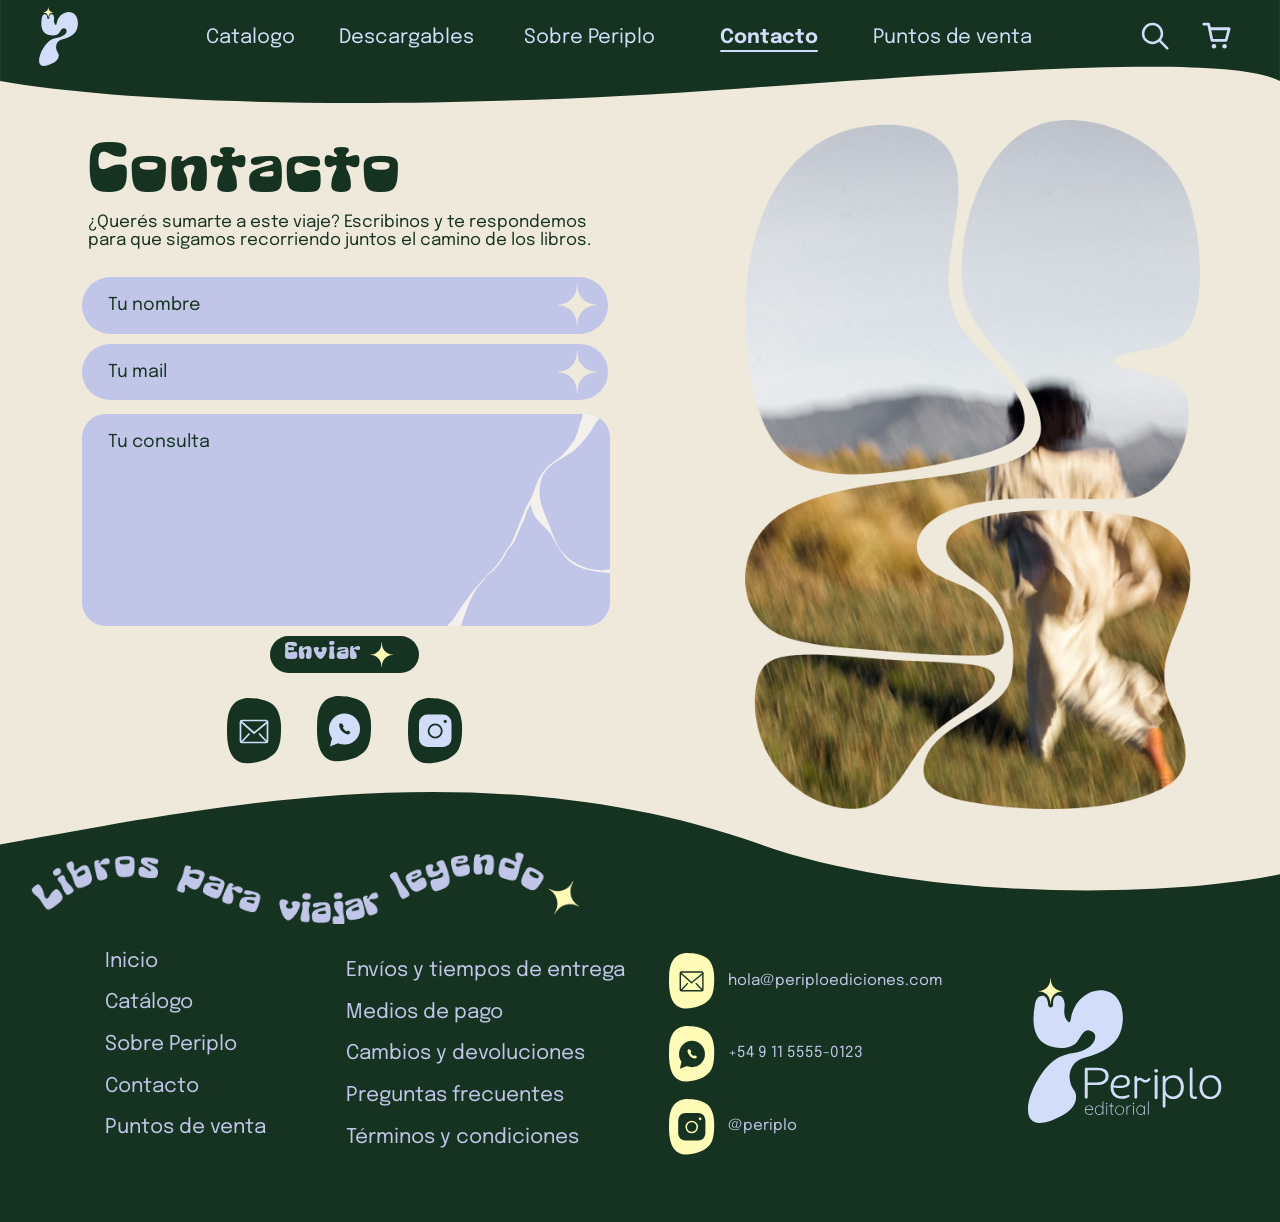
<file: contacto.html>
<!DOCTYPE html>
<html lang="es">
<head>
<meta charset="utf-8">
<meta name="viewport" content="width=device-width, initial-scale=1">
<title>Contacto | Periplo Ediciones</title>
<meta name="description" content="Escribinos: contacto de Periplo Ediciones.">
<link rel="icon" type="image/svg+xml" href="assets/img/favicon.svg">
<link rel="stylesheet" href="css/styles.css">
</head>
<body class="contacto">
<div class="page" style="--h:1443">
<header class="hdr">
  <img class="hdr__bg" src="assets/img/header-wave.svg" alt="">
  <a class="hdr__logo" href="index.html" aria-label="Periplo, ir al inicio" style="--x:46;--y:8"><img src="assets/img/isotipo.svg" alt="Periplo"></a>
  <nav class="nav" aria-label="Principal"><a href="catalogo.html" style="--x:243.0">Catalogo</a><a href="descargables.html" style="--x:401.0">Descargables</a><a href="sobre.html" style="--x:619.0">Sobre Periplo</a><a href="contacto.html" style="--x:850.0" aria-current="page">Contacto</a><a href="puntos-de-venta.html" style="--x:1031.0">Puntos de venta</a></nav>
  <button class="hdr__search" type="button" aria-label="Buscar"><svg viewBox="0 0 34 34" aria-hidden="true"><circle cx="14" cy="14" r="11.5" fill="none" stroke="currentColor" stroke-width="3"/><path d="M22.5 22.5L32 32" stroke="currentColor" stroke-width="3" stroke-linecap="round"/></svg></button>
  <button class="hdr__cart" type="button" aria-label="Carrito" aria-haspopup="dialog"><svg viewBox="0 0 34 34" aria-hidden="true"><path d="M2 4.5h5.2l3.6 17.5h15.4l3.3-12.5H8.4" fill="none" stroke="currentColor" stroke-width="3" stroke-linecap="round" stroke-linejoin="round"/><circle cx="13" cy="28.5" r="2.4" fill="currentColor"/><circle cx="24.5" cy="28.5" r="2.4" fill="currentColor"/></svg><span class="hdr__badge" hidden>0</span></button>
</header>
<main>
<h1 class="st" style="--x:103.0;--y:162.3;--fs:80.5">Contacto</h1>
<p class="abs cont__sub" style="--x:104;--y:253;--w:620;--h:50">¿Querés sumarte a este viaje? Escribinos y te respondemos para que sigamos recorriendo juntos el camino de los libros.</p>
<form class="cont" action="#" method="post" novalidate>
  <label class="field abs" style="--x:97;--y:327;--w:621;--h:67"><input type="text" name="nombre" placeholder="Tu nombre" autocomplete="name"><svg class="star" viewBox="0 0 49 54" aria-hidden="true"><path d="M0.296719 27.3233L2.87748 27.5553C14.1574 28.5655 23.0337 37.5985 23.8341 48.8747L24.1768 53.6988C24.2044 54.1006 24.7979 54.1006 24.8278 53.6988L25.1705 48.8747C25.9686 37.5985 34.8472 28.5655 46.1271 27.5553L48.7079 27.3233C49.1035 27.2889 49.1035 26.7103 48.7079 26.6758L46.1271 26.4439C34.8472 25.4336 25.9709 16.4007 25.1705 5.12452L24.8278 0.300388C24.8002 -0.101432 24.2067 -0.101432 24.1768 0.300388L23.8341 5.12452C23.036 16.4007 14.1574 25.4336 2.87748 26.4439L0.296719 26.6758C-0.0989063 26.7103 -0.0989063 27.2889 0.296719 27.3233Z" fill="currentColor"/></svg></label>
  <label class="field abs" style="--x:97;--y:406;--w:621;--h:67"><input type="email" name="mail" placeholder="Tu mail" autocomplete="email"><svg class="star" viewBox="0 0 49 54" aria-hidden="true"><path d="M0.296719 27.3233L2.87748 27.5553C14.1574 28.5655 23.0337 37.5985 23.8341 48.8747L24.1768 53.6988C24.2044 54.1006 24.7979 54.1006 24.8278 53.6988L25.1705 48.8747C25.9686 37.5985 34.8472 28.5655 46.1271 27.5553L48.7079 27.3233C49.1035 27.2889 49.1035 26.7103 48.7079 26.6758L46.1271 26.4439C34.8472 25.4336 25.9709 16.4007 25.1705 5.12452L24.8278 0.300388C24.8002 -0.101432 24.2067 -0.101432 24.1768 0.300388L23.8341 5.12452C23.036 16.4007 14.1574 25.4336 2.87748 26.4439L0.296719 26.6758C-0.0989063 26.7103 -0.0989063 27.2889 0.296719 27.3233Z" fill="currentColor"/></svg></label>
  <label class="area abs" style="--x:97;--y:489;--w:623;--h:251"><textarea name="consulta" placeholder="Tu consulta"></textarea>
    <img class="area__deco" src="assets/img/deco-consulta.svg" alt="">
  </label>
  <button class="pill abs" type="submit" style="--x:319;--y:751;--w:176;--h:44"><span class="pill__t">Enviar</span><svg class="star" viewBox="0 0 49 54" aria-hidden="true"><path d="M0.296719 27.3233L2.87748 27.5553C14.1574 28.5655 23.0337 37.5985 23.8341 48.8747L24.1768 53.6988C24.2044 54.1006 24.7979 54.1006 24.8278 53.6988L25.1705 48.8747C25.9686 37.5985 34.8472 28.5655 46.1271 27.5553L48.7079 27.3233C49.1035 27.2889 49.1035 26.7103 48.7079 26.6758L46.1271 26.4439C34.8472 25.4336 25.9709 16.4007 25.1705 5.12452L24.8278 0.300388C24.8002 -0.101432 24.2067 -0.101432 24.1768 0.300388L23.8341 5.12452C23.036 16.4007 14.1574 25.4336 2.87748 26.4439L0.296719 26.6758C-0.0989063 26.7103 -0.0989063 27.2889 0.296719 27.3233Z" fill="currentColor"/></svg></button>
</form>
<a class="abs soc" style="--x:268;--y:824;--w:63;--h:77" href="mailto:hola@periploediciones.com" aria-label="Mail"><img src="assets/img/ico-mail-g.svg" alt=""></a>
<a class="abs soc" style="--x:375;--y:822;--w:63;--h:76" href="https://wa.me/5491155550123" aria-label="WhatsApp"><img src="assets/img/ico-wsp-g.svg" alt=""></a>
<a class="abs soc" style="--x:482;--y:824;--w:63;--h:77" href="https://instagram.com/periplo" aria-label="Instagram"><img src="assets/img/ico-ig-g.svg" alt=""></a>
<img class="abs" style="--x:880;--y:142;--w:537;--h:814" src="assets/img/foto-contacto.png" alt="Persona corriendo en un campo">
</main>
<footer class="ftr">
  <img class="ftr__bg" src="assets/img/footer-wave.svg" alt="">
  <img class="ftr__lema" src="assets/img/lema-footer.png" alt="Libros para viajar leyendo">
  <ul class="ftr__c1">
    <li><a href="index.html">Inicio</a></li><li><a href="catalogo.html">Catálogo</a></li>
    <li><a href="sobre.html">Sobre Periplo</a></li><li><a href="contacto.html">Contacto</a></li>
    <li><a href="puntos-de-venta.html">Puntos de venta</a></li>
  </ul>
  <ul class="ftr__c2">
    <li><a href="#envios">Envíos y tiempos de entrega</a></li><li><a href="#pagos">Medios de pago</a></li>
    <li><a href="#cambios">Cambios y devoluciones</a></li><li><a href="#faq">Preguntas frecuentes</a></li>
    <li><a href="#terminos">Términos y condiciones</a></li>
  </ul>
  <ul class="ftr__c3">
    <li><a href="mailto:hola@periploediciones.com"><img src="assets/img/ico-mail-y.svg" alt=""><span>hola@periploediciones.com</span></a></li>
    <li><a href="https://wa.me/5491155550123"><img src="assets/img/ico-wsp-y.svg" alt=""><span>+54 9 11 5555-0123</span></a></li>
    <li><a href="https://instagram.com/periplo"><img src="assets/img/ico-ig-y.svg" alt=""><span>@periplo</span></a></li>
  </ul>
  <a class="ftr__logo" href="index.html" aria-label="Periplo editorial, ir al inicio"><img src="assets/img/logo-periplo.svg" alt="Periplo editorial"></a>
</footer>
</div>

<div class="cart-ov" hidden></div>
<aside class="cart" id="cart" role="dialog" aria-modal="true" aria-labelledby="cart-t" aria-hidden="true" tabindex="-1">
  <div class="cart__hd"><h2 class="cart__t" id="cart-t">Tu carrito</h2><button class="cart__x" type="button" aria-label="Cerrar carrito">&times;</button></div>
  <ul class="cart__list"></ul>
  <div class="cart__empty"><p>Todavía no agregaste libros.</p><a class="cart__link" href="catalogo.html">Ver catálogo</a></div>
  <div class="cart__ft">
    <p class="cart__ship"></p>
    <p class="cart__tot"><span>Total</span><strong class="cart__sum">$0</strong></p>
    <button class="pill cart__go" type="button"><span class="pill__t">Iniciar compra</span><svg class="star" viewBox="0 0 49 54" aria-hidden="true"><path d="M0.296719 27.3233L2.87748 27.5553C14.1574 28.5655 23.0337 37.5985 23.8341 48.8747L24.1768 53.6988C24.2044 54.1006 24.7979 54.1006 24.8278 53.6988L25.1705 48.8747C25.9686 37.5985 34.8472 28.5655 46.1271 27.5553L48.7079 27.3233C49.1035 27.2889 49.1035 26.7103 48.7079 26.6758L46.1271 26.4439C34.8472 25.4336 25.9709 16.4007 25.1705 5.12452L24.8278 0.300388C24.8002 -0.101432 24.2067 -0.101432 24.1768 0.300388L23.8341 5.12452C23.036 16.4007 14.1574 25.4336 2.87748 26.4439L0.296719 26.6758C-0.0989063 26.7103 -0.0989063 27.2889 0.296719 27.3233Z" fill="currentColor"/></svg></button>
    <button class="cart__clear" type="button">Vaciar carrito</button>
  </div>
</aside>
<script src="js/main.js"></script>
</body>
</html>
</file>
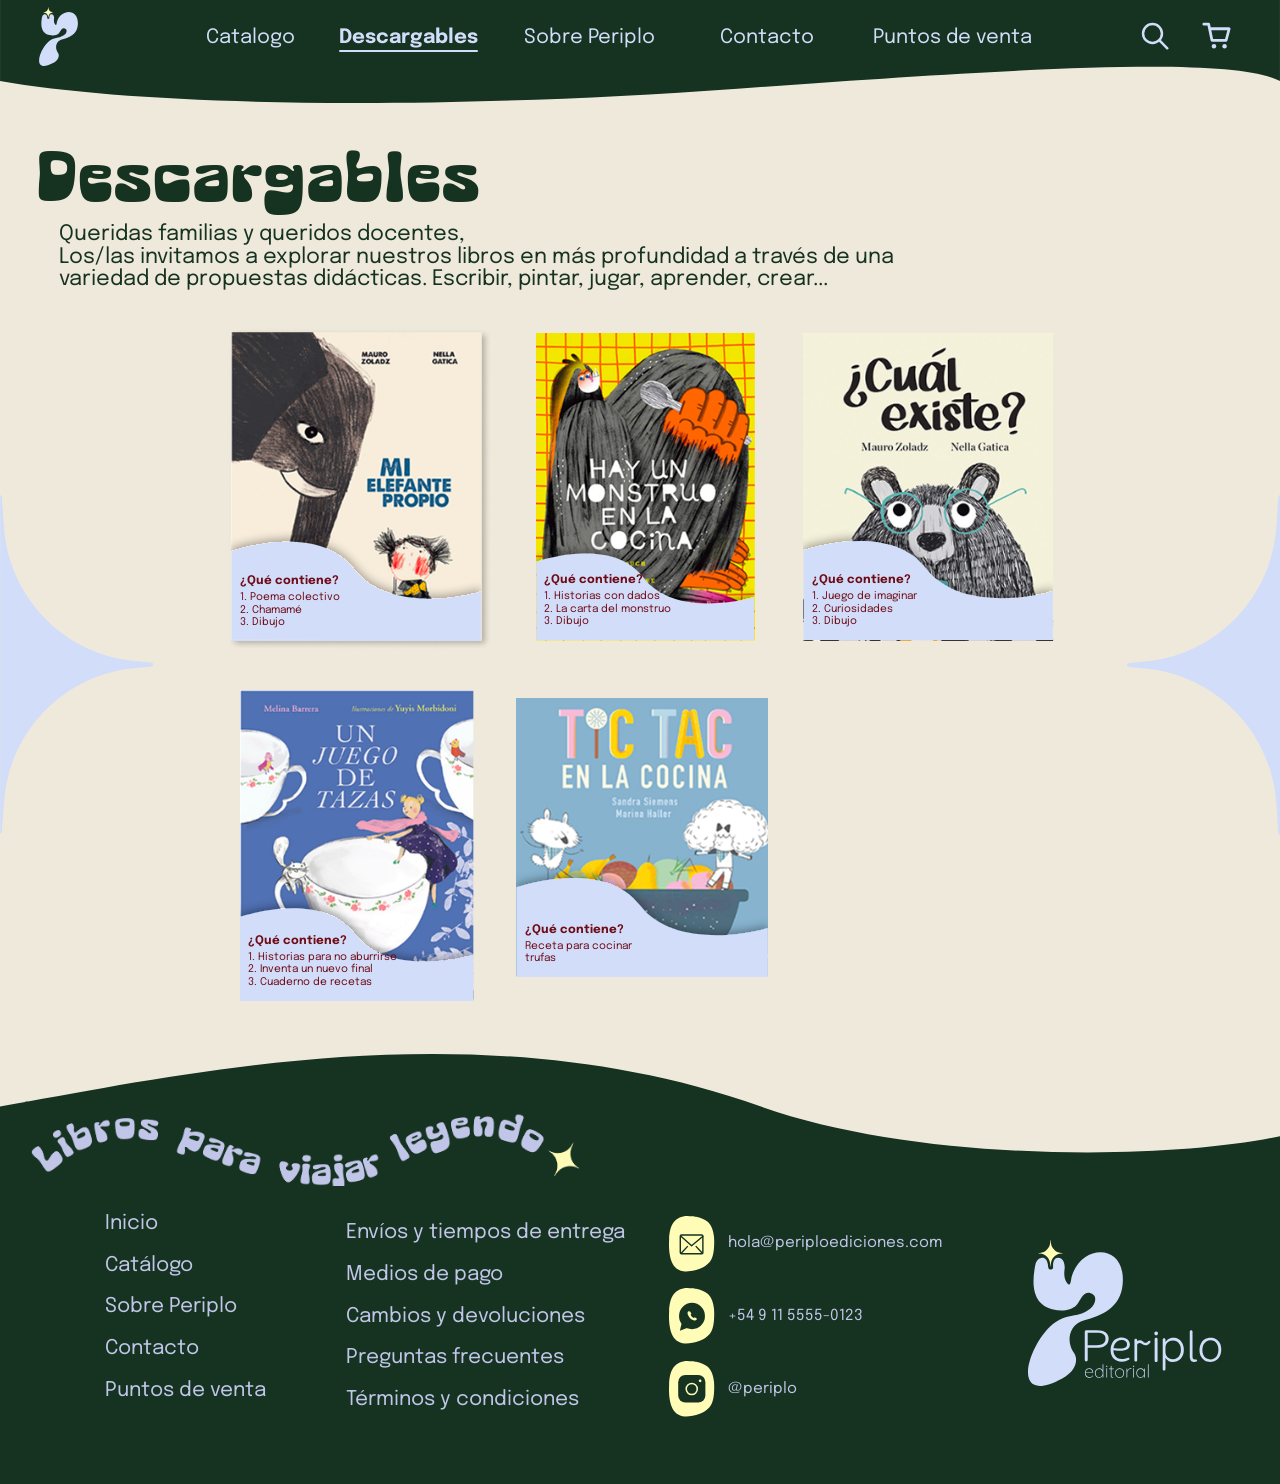
<file: descargables.html>
<!DOCTYPE html>
<html lang="es">
<head>
<meta charset="utf-8">
<meta name="viewport" content="width=device-width, initial-scale=1">
<title>Descargables | Periplo Ediciones</title>
<meta name="description" content="Propuestas didácticas descargables para familias y docentes, a partir de los libros de Periplo.">
<link rel="icon" type="image/svg+xml" href="assets/img/favicon.svg">
<link rel="stylesheet" href="css/styles.css">
</head>
<body class="descargables">
<div class="page" style="--h:1753">
<header class="hdr">
  <img class="hdr__bg" src="assets/img/header-wave.svg" alt="">
  <a class="hdr__logo" href="index.html" aria-label="Periplo, ir al inicio" style="--x:46;--y:8"><img src="assets/img/isotipo.svg" alt="Periplo"></a>
  <nav class="nav" aria-label="Principal"><a href="catalogo.html" style="--x:243.0">Catalogo</a><a href="descargables.html" style="--x:401.0" aria-current="page">Descargables</a><a href="sobre.html" style="--x:619.0">Sobre Periplo</a><a href="contacto.html" style="--x:850.0">Contacto</a><a href="puntos-de-venta.html" style="--x:1031.0">Puntos de venta</a></nav>
  <button class="hdr__search" type="button" aria-label="Buscar"><svg viewBox="0 0 34 34" aria-hidden="true"><circle cx="14" cy="14" r="11.5" fill="none" stroke="currentColor" stroke-width="3"/><path d="M22.5 22.5L32 32" stroke="currentColor" stroke-width="3" stroke-linecap="round"/></svg></button>
  <button class="hdr__cart" type="button" aria-label="Carrito" aria-haspopup="dialog"><svg viewBox="0 0 34 34" aria-hidden="true"><path d="M2 4.5h5.2l3.6 17.5h15.4l3.3-12.5H8.4" fill="none" stroke="currentColor" stroke-width="3" stroke-linecap="round" stroke-linejoin="round"/><circle cx="13" cy="28.5" r="2.4" fill="currentColor"/><circle cx="24.5" cy="28.5" r="2.4" fill="currentColor"/></svg><span class="hdr__badge" hidden>0</span></button>
</header>
<main>
<img class="abs deco-star" style="--x:1331;--y:585;--w:181;--h:401" src="assets/img/deco-estrella-descargables.svg" alt="" aria-hidden="true">
<img class="abs deco-star deco-star--l" style="--x:0;--y:585;--w:181;--h:401" src="assets/img/deco-estrella-descargables.svg" alt="" aria-hidden="true">
<h1 class="st" style="--x:42.9;--y:172.1;--fs:82.4">Descargables</h1>
<p class="abs dl__intro" style="--x:70;--y:264;--w:1000;--h:90">Queridas familias y queridos docentes,<br>Los/las invitamos a explorar nuestros libros en más profundidad a través de una variedad de propuestas didácticas. Escribir, pintar, jugar, aprender, crear...</p>
<section class="grid-libros" aria-label="Propuestas descargables"><a class="book book--art dl abs" href="#" style="--x:273;--y:393;--w:295;--h:364" aria-label="Descargar propuestas didácticas de Mi elefante propio"><img class="book__img" src="assets/img/tapa-mi-elefante-propio.png" alt="Tapa de Mi elefante propio" style="left:-1.356%;top:-1.374%;width:105.763%;height:104.396%"><span class="book__lbl"><span class="book__lift"><img class="book__curve" src="assets/img/label-curva.svg" alt=""><span class="book__fill"></span></span></span><span class="dl__txt"><b>¿Qué contiene?</b><span>1. Poema colectivo</span><span>2. Chamamé</span><span>3. Dibujo</span></span></a><a class="book book--art dl abs" href="#" style="--x:633;--y:393;--w:258;--h:363" aria-label="Descargar propuestas didácticas de Hay un monstruo en la cocina"><img class="book__img" src="assets/img/tapa-hay-un-monstruo-en-la-cocina.png" alt="Tapa de Hay un monstruo en la cocina" style="left:0.000%;top:0.000%;width:100.388%;height:100.275%"><span class="book__lbl"><span class="book__lift"><img class="book__curve" src="assets/img/label-curva.svg" alt=""><span class="book__fill"></span></span></span><span class="dl__txt"><b>¿Qué contiene?</b><span>1. Historias con dados</span><span>2. La carta del monstruo</span><span>3. Dibujo</span></span></a><a class="book book--art dl abs" href="#" style="--x:949;--y:393;--w:295;--h:363" aria-label="Descargar propuestas didácticas de ¿Cuál existe?"><img class="book__img" src="assets/img/tapa-cual-existe.png" alt="Tapa de ¿Cuál existe?" style="left:0.000%;top:0.000%;width:100.339%;height:100.275%"><span class="book__lbl"><span class="book__lift"><img class="book__curve" src="assets/img/label-curva.svg" alt=""><span class="book__fill"></span></span></span><span class="dl__txt"><b>¿Qué contiene?</b><span>1. Juego de imaginar</span><span>2. Curiosidades</span><span>3. Dibujo</span></span></a><a class="book book--art dl abs" href="#" style="--x:283;--y:815;--w:276;--h:367" aria-label="Descargar propuestas didácticas de Un juego de tazas"><img class="book__img" src="assets/img/tapa-un-juego-de-tazas.png" alt="Tapa de Un juego de tazas" style="left:0.000%;top:0.000%;width:100.362%;height:100.000%"><span class="book__lbl"><span class="book__lift"><img class="book__curve" src="assets/img/label-curva.svg" alt=""><span class="book__fill"></span></span></span><span class="dl__txt"><b>¿Qué contiene?</b><span>1. Historias para no aburrirse</span><span>2. Inventa un nuevo final</span><span>3. Cuaderno de recetas</span></span></a><a class="book book--art dl abs" href="#" style="--x:610;--y:824;--w:297;--h:330" aria-label="Descargar propuestas didácticas de Tic Tac en la cocina"><img class="book__img" src="assets/img/tapa-tic-tac-en-la-cocina.png" alt="Tapa de Tic Tac en la cocina" style="left:0.000%;top:0.000%;width:100.000%;height:100.000%"><span class="book__lbl"><span class="book__lift"><img class="book__curve" src="assets/img/label-curva.svg" alt=""><span class="book__fill"></span></span></span><span class="dl__txt"><b>¿Qué contiene?</b><span>Receta para cocinar</span><span>trufas</span></span></a></section>
</main>
<footer class="ftr">
  <img class="ftr__bg" src="assets/img/footer-wave.svg" alt="">
  <img class="ftr__lema" src="assets/img/lema-footer.png" alt="Libros para viajar leyendo">
  <ul class="ftr__c1">
    <li><a href="index.html">Inicio</a></li><li><a href="catalogo.html">Catálogo</a></li>
    <li><a href="sobre.html">Sobre Periplo</a></li><li><a href="contacto.html">Contacto</a></li>
    <li><a href="puntos-de-venta.html">Puntos de venta</a></li>
  </ul>
  <ul class="ftr__c2">
    <li><a href="#envios">Envíos y tiempos de entrega</a></li><li><a href="#pagos">Medios de pago</a></li>
    <li><a href="#cambios">Cambios y devoluciones</a></li><li><a href="#faq">Preguntas frecuentes</a></li>
    <li><a href="#terminos">Términos y condiciones</a></li>
  </ul>
  <ul class="ftr__c3">
    <li><a href="mailto:hola@periploediciones.com"><img src="assets/img/ico-mail-y.svg" alt=""><span>hola@periploediciones.com</span></a></li>
    <li><a href="https://wa.me/5491155550123"><img src="assets/img/ico-wsp-y.svg" alt=""><span>+54 9 11 5555-0123</span></a></li>
    <li><a href="https://instagram.com/periplo"><img src="assets/img/ico-ig-y.svg" alt=""><span>@periplo</span></a></li>
  </ul>
  <a class="ftr__logo" href="index.html" aria-label="Periplo editorial, ir al inicio"><img src="assets/img/logo-periplo.svg" alt="Periplo editorial"></a>
</footer>
</div>

<div class="cart-ov" hidden></div>
<aside class="cart" id="cart" role="dialog" aria-modal="true" aria-labelledby="cart-t" aria-hidden="true" tabindex="-1">
  <div class="cart__hd"><h2 class="cart__t" id="cart-t">Tu carrito</h2><button class="cart__x" type="button" aria-label="Cerrar carrito">&times;</button></div>
  <ul class="cart__list"></ul>
  <div class="cart__empty"><p>Todavía no agregaste libros.</p><a class="cart__link" href="catalogo.html">Ver catálogo</a></div>
  <div class="cart__ft">
    <p class="cart__ship"></p>
    <p class="cart__tot"><span>Total</span><strong class="cart__sum">$0</strong></p>
    <button class="pill cart__go" type="button"><span class="pill__t">Iniciar compra</span><svg class="star" viewBox="0 0 49 54" aria-hidden="true"><path d="M0.296719 27.3233L2.87748 27.5553C14.1574 28.5655 23.0337 37.5985 23.8341 48.8747L24.1768 53.6988C24.2044 54.1006 24.7979 54.1006 24.8278 53.6988L25.1705 48.8747C25.9686 37.5985 34.8472 28.5655 46.1271 27.5553L48.7079 27.3233C49.1035 27.2889 49.1035 26.7103 48.7079 26.6758L46.1271 26.4439C34.8472 25.4336 25.9709 16.4007 25.1705 5.12452L24.8278 0.300388C24.8002 -0.101432 24.2067 -0.101432 24.1768 0.300388L23.8341 5.12452C23.036 16.4007 14.1574 25.4336 2.87748 26.4439L0.296719 26.6758C-0.0989063 26.7103 -0.0989063 27.2889 0.296719 27.3233Z" fill="currentColor"/></svg></button>
    <button class="cart__clear" type="button">Vaciar carrito</button>
  </div>
</aside>
<script src="js/main.js"></script>
</body>
</html>
</file>
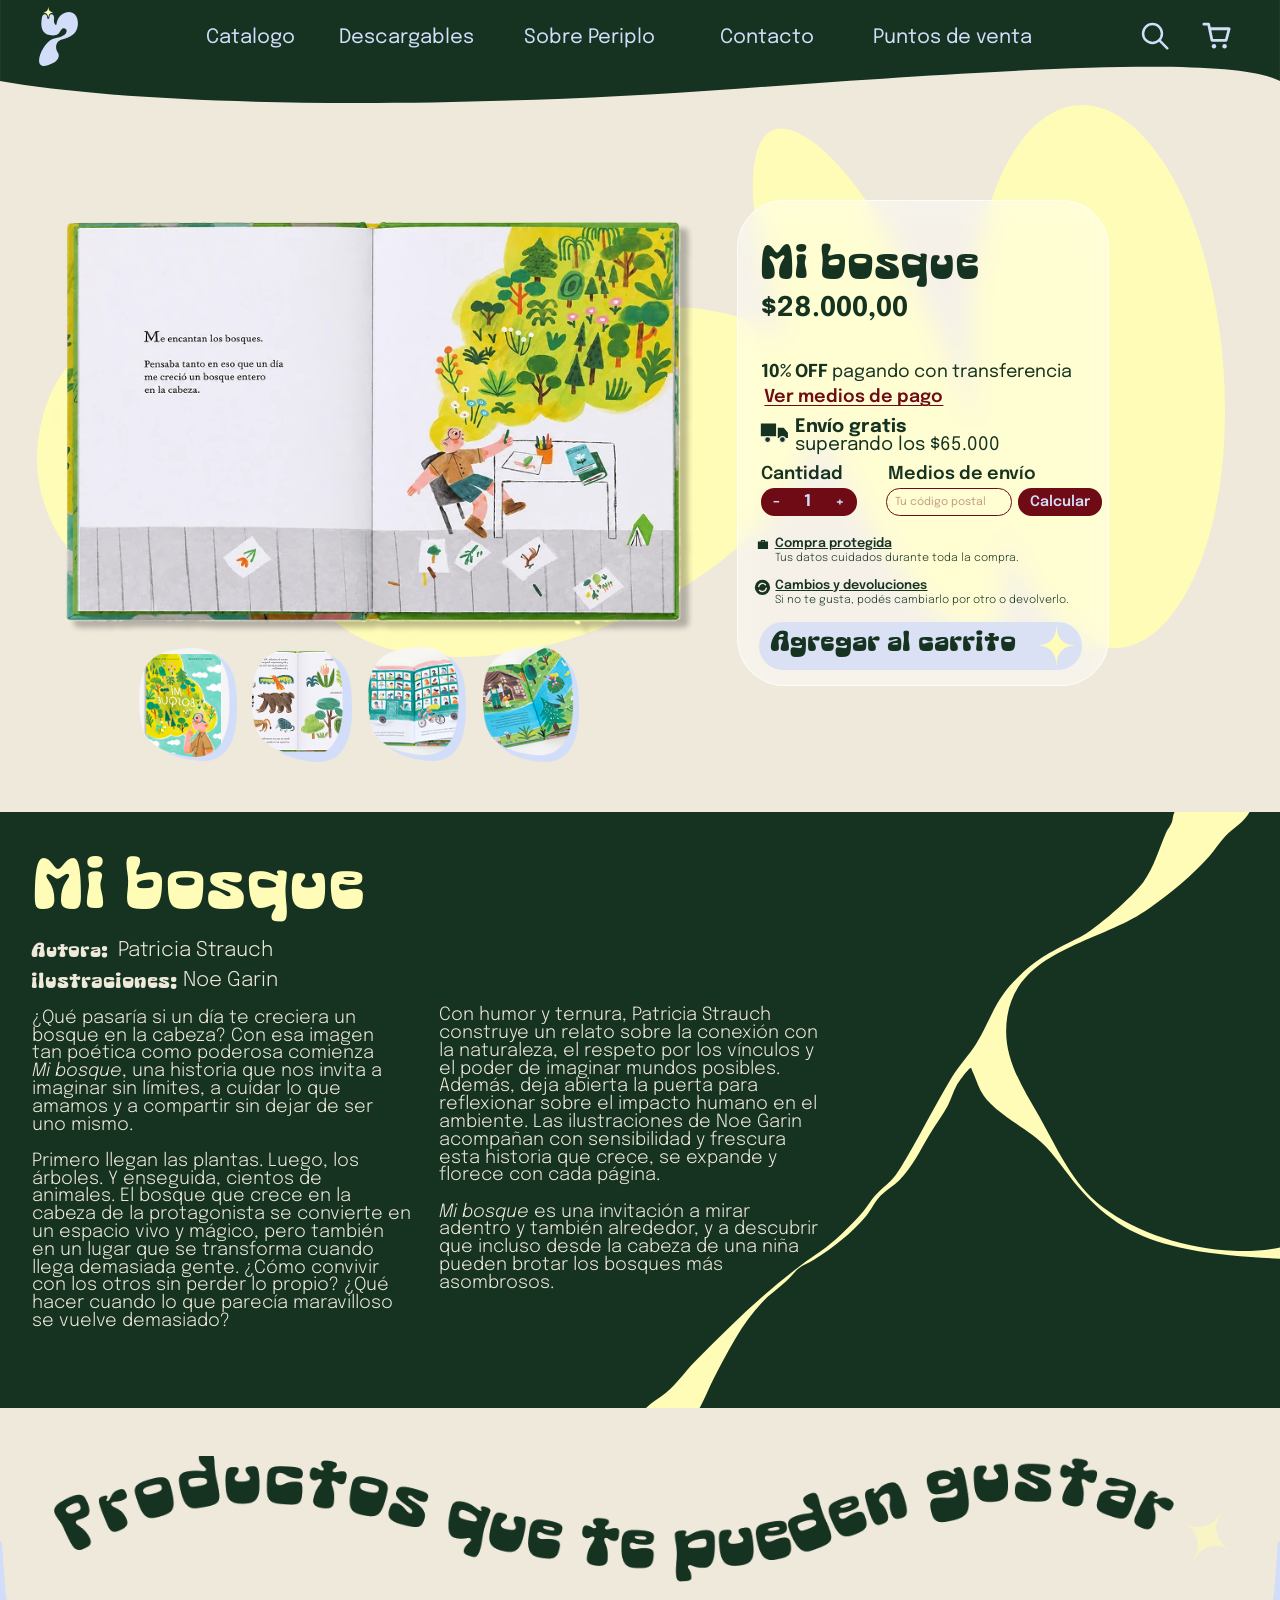
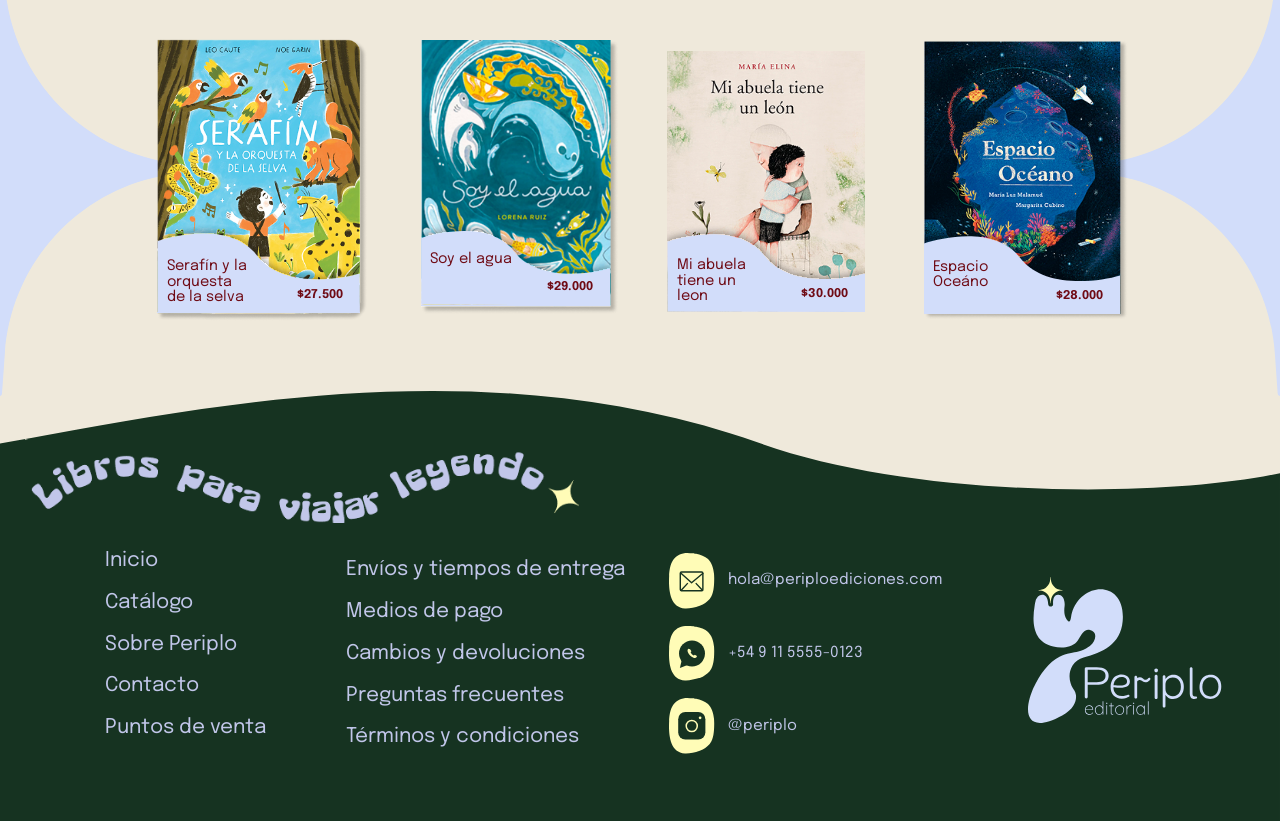
<file: producto.html>
<!DOCTYPE html>
<html lang="es">
<head>
<meta charset="utf-8">
<meta name="viewport" content="width=device-width, initial-scale=1">
<title>Mi bosque | Periplo Ediciones</title>
<meta name="description" content="Mi bosque, de Patricia Strauch con ilustraciones de Noe Garin.">
<link rel="icon" type="image/svg+xml" href="assets/img/favicon.svg">
<link rel="stylesheet" href="css/styles.css">
</head>
<body class="producto">
<div class="page" style="--h:2860">
<header class="hdr">
  <img class="hdr__bg" src="assets/img/header-wave.svg" alt="">
  <a class="hdr__logo" href="index.html" aria-label="Periplo, ir al inicio" style="--x:46;--y:8"><img src="assets/img/isotipo.svg" alt="Periplo"></a>
  <nav class="nav" aria-label="Principal"><a href="catalogo.html" style="--x:243.0">Catalogo</a><a href="descargables.html" style="--x:401.0">Descargables</a><a href="sobre.html" style="--x:619.0">Sobre Periplo</a><a href="contacto.html" style="--x:850.0">Contacto</a><a href="puntos-de-venta.html" style="--x:1031.0">Puntos de venta</a></nav>
  <button class="hdr__search" type="button" aria-label="Buscar"><svg viewBox="0 0 34 34" aria-hidden="true"><circle cx="14" cy="14" r="11.5" fill="none" stroke="currentColor" stroke-width="3"/><path d="M22.5 22.5L32 32" stroke="currentColor" stroke-width="3" stroke-linecap="round"/></svg></button>
  <button class="hdr__cart" type="button" aria-label="Carrito" aria-haspopup="dialog"><svg viewBox="0 0 34 34" aria-hidden="true"><path d="M2 4.5h5.2l3.6 17.5h15.4l3.3-12.5H8.4" fill="none" stroke="currentColor" stroke-width="3" stroke-linecap="round" stroke-linejoin="round"/><circle cx="13" cy="28.5" r="2.4" fill="currentColor"/><circle cx="24.5" cy="28.5" r="2.4" fill="currentColor"/></svg><span class="hdr__badge" hidden>0</span></button>
</header>
<main class="prod">
<img class="abs" style="--x:44;--y:124;--w:1403;--h:652" src="assets/img/prod-fondo.svg" alt="">
<img id="visor" class="abs visor" style="--x:56;--y:237;--w:789;--h:544" src="assets/img/mi-bosque-visor-0.webp" alt="Páginas interiores de Mi bosque">
<button class="thumb abs" type="button" data-full="assets/img/mi-bosque-visor-1.webp" style="--x:164.0;--y:765.0;--w:116;--h:134" aria-label="Ver imagen 1"><img src="assets/img/mi-bosque-th1.png" alt=""></button><button class="thumb abs" type="button" data-full="assets/img/mi-bosque-visor-2.webp" style="--x:298.0;--y:764.0;--w:118;--h:136" aria-label="Ver imagen 2"><img src="assets/img/mi-bosque-th2.png" alt=""></button><button class="thumb abs" type="button" data-full="assets/img/mi-bosque-visor-3.webp" style="--x:435.0;--y:764.5;--w:116;--h:135" aria-label="Ver imagen 3"><img src="assets/img/mi-bosque-th3.png" alt=""></button><button class="thumb abs" type="button" data-full="assets/img/mi-bosque-visor-4.webp" style="--x:570.5;--y:764.0;--w:114;--h:136" aria-label="Ver imagen 4"><img src="assets/img/mi-bosque-th4.png" alt=""></button>
<section class="glass abs" style="--x:871;--y:236;--w:439;--h:574" aria-label="Comprar Mi bosque"></section>
<h1 class="st" style="--x:898.2;--y:284.2;--fs:55.0">Mi bosque</h1>
<p class="abs prod__price" style="--x:899;--y:348;--w:300;--h:44">$28.000,00</p>
<p class="abs prod__off" style="--x:899;--y:430;--w:380;--h:30"><b>10% OFF</b> pagando con transferencia</p>
<a class="abs prod__link" href="#pagos" style="--x:903;--y:460;--w:220;--h:28">Ver medios de pago</a>
<span class="abs prod__truck" style="--x:898;--y:497;--w:34;--h:28"><svg viewBox="0 0 34 28" aria-hidden="true"><path fill="currentColor" d="M1 3h18v15H1zM21 8h7l5 6v6h-3a3.5 3.5 0 0 1-7 0H21z"/><circle cx="9" cy="22" r="3.6" fill="currentColor" stroke="#efe9db" stroke-width="1.6"/><circle cx="26.5" cy="22" r="3.6" fill="currentColor" stroke="#efe9db" stroke-width="1.6"/></svg></span>
<p class="abs prod__ship" style="--x:939;--y:494;--w:340;--h:50"><b>Envío gratis</b><br>superando los $65.000</p>
<p class="abs prod__lbl" style="--x:899;--y:551;--w:130;--h:28">Cantidad</p>
<p class="abs prod__lbl" style="--x:1049;--y:551;--w:200;--h:28">Medios de envío</p>
<div class="abs qty" style="--x:899;--y:577;--w:113;--h:32"><button type="button" data-q="-1" aria-label="Menos">-</button><output id="cant">1</output><button type="button" data-q="1" aria-label="Más">+</button></div>
<input class="abs cp" style="--x:1046;--y:577;--w:149;--h:32" type="text" inputmode="numeric" placeholder="Tu código postal" aria-label="Código postal">
<button class="abs calc" type="button" style="--x:1202;--y:577;--w:100;--h:32">Calcular</button>
<span class="abs prod__ic" style="--x:894;--y:636;--w:14;--h:14"><svg viewBox="0 0 14 14" aria-hidden="true"><path fill="currentColor" d="M1 4h12v9H1zM4.5 4V2.3h5V4h-1.3V3.4H5.8V4z"/></svg></span>
<p class="abs prod__s1" style="--x:915;--y:635;--w:250;--h:20"><u>Compra protegida</u></p>
<p class="abs prod__s2" style="--x:915;--y:653;--w:320;--h:18">Tus datos cuidados durante toda la compra.</p>
<span class="abs prod__ic" style="--x:891;--y:684;--w:20;--h:20"><svg viewBox="0 0 20 20" aria-hidden="true"><circle cx="10" cy="10" r="9" fill="currentColor"/><path d="M5.5 9a4.6 4.6 0 0 1 8-2.2M14.5 11a4.6 4.6 0 0 1-8 2.2" fill="none" stroke="#efe9db" stroke-width="1.7" stroke-linecap="round"/></svg></span>
<p class="abs prod__s1" style="--x:916;--y:685;--w:280;--h:20"><u>Cambios y devoluciones</u></p>
<p class="abs prod__s2" style="--x:916;--y:703;--w:360;--h:18">Si no te gusta, podés cambiarlo por otro o devolverlo.</p>
<button class="abs cta" type="button" data-add data-id="mi-bosque" data-name="Mi bosque" data-price="28000" data-img="assets/img/tapa-mi-bosque.png" style="--x:896;--y:735;--w:382;--h:56"><span class="pill__t">Agregar al carrito</span><svg class="star" viewBox="0 0 49 54" aria-hidden="true"><path d="M0.296719 27.3233L2.87748 27.5553C14.1574 28.5655 23.0337 37.5985 23.8341 48.8747L24.1768 53.6988C24.2044 54.1006 24.7979 54.1006 24.8278 53.6988L25.1705 48.8747C25.9686 37.5985 34.8472 28.5655 46.1271 27.5553L48.7079 27.3233C49.1035 27.2889 49.1035 26.7103 48.7079 26.6758L46.1271 26.4439C34.8472 25.4336 25.9709 16.4007 25.1705 5.12452L24.8278 0.300388C24.8002 -0.101432 24.2067 -0.101432 24.1768 0.300388L23.8341 5.12452C23.036 16.4007 14.1574 25.4336 2.87748 26.4439L0.296719 26.6758C-0.0989063 26.7103 -0.0989063 27.2889 0.296719 27.3233Z" fill="currentColor"/></svg></button>

<section class="desc abs" style="--x:0;--y:959;--w:1512;--h:704" aria-label="Descripción">
  <img class="abs" style="--x:763;--y:0;--w:749;--h:704" src="assets/img/prod-deco-info.svg" alt="">
</section>
<h2 class="st st--y" style="--x:38.3;--y:1006.8;--fs:83.5">Mi bosque</h2>
<p class="st st--cr" style="--x:36.6;--y:1112.1;--fs:24.0">Autora:</p>
<p class="abs desc__who" style="--x:139;--y:1108;--w:400;--h:30">Patricia Strauch</p>
<p class="st st--cr" style="--x:36.8;--y:1147.2;--fs:25.0">ilustraciones:</p>
<p class="abs desc__who" style="--x:216;--y:1144;--w:400;--h:30">Noe Garin</p>
<div class="abs desc__c desc__c--l" style="--x:38;--y:1193;--w:441;--h:400">
  <p>¿Qué pasaría si un día te creciera un bosque en la cabeza? Con esa imagen tan poética como poderosa comienza <em>Mi bosque</em>, una historia que nos invita a imaginar sin límites, a cuidar lo que amamos y a compartir sin dejar de ser uno mismo.</p>
  <p>Primero llegan las plantas. Luego, los<br>árboles. Y enseguida, cientos de<br>animales. El bosque que crece en la<br>cabeza de la protagonista se convierte en<br>un espacio vivo y mágico, pero también<br>en un lugar que se transforma cuando<br>llega demasiada gente. ¿Cómo convivir<br>con los otros sin perder lo propio? ¿Qué<br>hacer cuando lo que parecía maravilloso<br>se vuelve demasiado?</p>
</div>
<div class="abs desc__c" style="--x:518;--y:1190;--w:458;--h:340">
  <p>Con humor y ternura, Patricia Strauch construye un relato sobre la conexión con la naturaleza, el respeto por los vínculos y el poder de imaginar mundos posibles. Además, deja abierta la puerta para reflexionar sobre el impacto humano en el ambiente. Las ilustraciones de Noe Garin acompañan con sensibilidad y frescura esta historia que crece, se expande y florece con cada página.</p>
  <p><em>Mi bosque</em> es una invitación a mirar adentro y también alrededor, y a descubrir que incluso desde la cabeza de una niña pueden brotar los bosques más asombrosos.</p>
</div>

<section aria-label="Productos que te pueden gustar">
<img class="abs deco-star" style="--x:1269;--y:1820;--w:243;--h:538" src="assets/img/deco-estrella-recomendados.svg" alt="" aria-hidden="true">
<img class="abs deco-star deco-star--l" style="--x:0;--y:1820;--w:243;--h:538" src="assets/img/deco-estrella-recomendados.svg" alt="" aria-hidden="true">
<img class="abs" style="--x:64;--y:1720;--w:1388;--h:149" src="assets/img/titulo-productos.png" alt="Productos que te pueden gustar">
<a class="book book--art abs" href="producto.html" style="--x:186;--y:1938;--w:239;--h:322;--s:0.95" aria-label="Serafín y la orquesta de la selva, $27.500"><img class="book__img" src="assets/img/tapa-serafin-y-la-orquesta-de-la-selva.png" alt="Tapa de Serafín y la orquesta de la selva" style="left:-0.338%;top:-0.501%;width:106.081%;height:103.258%"><span class="book__lbl"><span class="book__lift"><img class="book__curve" src="assets/img/label-curva.svg" alt=""><span class="book__fill"></span></span></span><span class="book__t">Serafín y la<br>orquesta<br>de la selva</span><span class="book__p">$27.500</span></a><a class="book book--art abs" href="producto.html" style="--x:497;--y:1937;--w:224;--h:314;--s:0.95" aria-label="Soy el agua, $29.000"><img class="book__img" src="assets/img/tapa-soy-el-agua.png" alt="Tapa de Soy el agua" style="left:0.000%;top:0.000%;width:104.472%;height:103.478%"><span class="book__lbl"><span class="book__lift"><img class="book__curve" src="assets/img/label-curva.svg" alt=""><span class="book__fill"></span></span></span><span class="book__t">Soy el agua</span><span class="book__p">$29.000</span></a><a class="book book--art abs" href="producto.html" style="--x:788;--y:1950;--w:234;--h:309;--s:0.95" aria-label="Mi abuela tiene un león, $30.000"><img class="book__img" src="assets/img/tapa-mi-abuela-tiene-un-leon.png" alt="Tapa de Mi abuela tiene un león" style="left:0.000%;top:0.000%;width:100.000%;height:100.000%"><span class="book__lbl"><span class="book__lift"><img class="book__curve" src="assets/img/label-curva.svg" alt=""><span class="book__fill"></span></span></span><span class="book__t">Mi abuela<br>tiene un<br>leon</span><span class="book__p">$30.000</span></a><a class="book book--art abs" href="producto.html" style="--x:1091;--y:1939;--w:232;--h:322;--s:0.95" aria-label="Espacio Océano, $28.000"><img class="book__img" src="assets/img/tapa-espacio-oceano.png" alt="Tapa de Espacio Océano" style="left:0.000%;top:-0.565%;width:103.906%;height:102.825%"><span class="book__lbl"><span class="book__lift"><img class="book__curve" src="assets/img/label-curva.svg" alt=""><span class="book__fill"></span></span></span><span class="book__t">Espacio<br>Oceáno</span><span class="book__p">$28.000</span></a>
</section>
</main>
<footer class="ftr">
  <img class="ftr__bg" src="assets/img/footer-wave.svg" alt="">
  <img class="ftr__lema" src="assets/img/lema-footer.png" alt="Libros para viajar leyendo">
  <ul class="ftr__c1">
    <li><a href="index.html">Inicio</a></li><li><a href="catalogo.html">Catálogo</a></li>
    <li><a href="sobre.html">Sobre Periplo</a></li><li><a href="contacto.html">Contacto</a></li>
    <li><a href="puntos-de-venta.html">Puntos de venta</a></li>
  </ul>
  <ul class="ftr__c2">
    <li><a href="#envios">Envíos y tiempos de entrega</a></li><li><a href="#pagos">Medios de pago</a></li>
    <li><a href="#cambios">Cambios y devoluciones</a></li><li><a href="#faq">Preguntas frecuentes</a></li>
    <li><a href="#terminos">Términos y condiciones</a></li>
  </ul>
  <ul class="ftr__c3">
    <li><a href="mailto:hola@periploediciones.com"><img src="assets/img/ico-mail-y.svg" alt=""><span>hola@periploediciones.com</span></a></li>
    <li><a href="https://wa.me/5491155550123"><img src="assets/img/ico-wsp-y.svg" alt=""><span>+54 9 11 5555-0123</span></a></li>
    <li><a href="https://instagram.com/periplo"><img src="assets/img/ico-ig-y.svg" alt=""><span>@periplo</span></a></li>
  </ul>
  <a class="ftr__logo" href="index.html" aria-label="Periplo editorial, ir al inicio"><img src="assets/img/logo-periplo.svg" alt="Periplo editorial"></a>
</footer>
</div>

<div class="cart-ov" hidden></div>
<aside class="cart" id="cart" role="dialog" aria-modal="true" aria-labelledby="cart-t" aria-hidden="true" tabindex="-1">
  <div class="cart__hd"><h2 class="cart__t" id="cart-t">Tu carrito</h2><button class="cart__x" type="button" aria-label="Cerrar carrito">&times;</button></div>
  <ul class="cart__list"></ul>
  <div class="cart__empty"><p>Todavía no agregaste libros.</p><a class="cart__link" href="catalogo.html">Ver catálogo</a></div>
  <div class="cart__ft">
    <p class="cart__ship"></p>
    <p class="cart__tot"><span>Total</span><strong class="cart__sum">$0</strong></p>
    <button class="pill cart__go" type="button"><span class="pill__t">Iniciar compra</span><svg class="star" viewBox="0 0 49 54" aria-hidden="true"><path d="M0.296719 27.3233L2.87748 27.5553C14.1574 28.5655 23.0337 37.5985 23.8341 48.8747L24.1768 53.6988C24.2044 54.1006 24.7979 54.1006 24.8278 53.6988L25.1705 48.8747C25.9686 37.5985 34.8472 28.5655 46.1271 27.5553L48.7079 27.3233C49.1035 27.2889 49.1035 26.7103 48.7079 26.6758L46.1271 26.4439C34.8472 25.4336 25.9709 16.4007 25.1705 5.12452L24.8278 0.300388C24.8002 -0.101432 24.2067 -0.101432 24.1768 0.300388L23.8341 5.12452C23.036 16.4007 14.1574 25.4336 2.87748 26.4439L0.296719 26.6758C-0.0989063 26.7103 -0.0989063 27.2889 0.296719 27.3233Z" fill="currentColor"/></svg></button>
    <button class="cart__clear" type="button">Vaciar carrito</button>
  </div>
</aside>
<script src="js/main.js"></script>
</body>
</html>
</file>
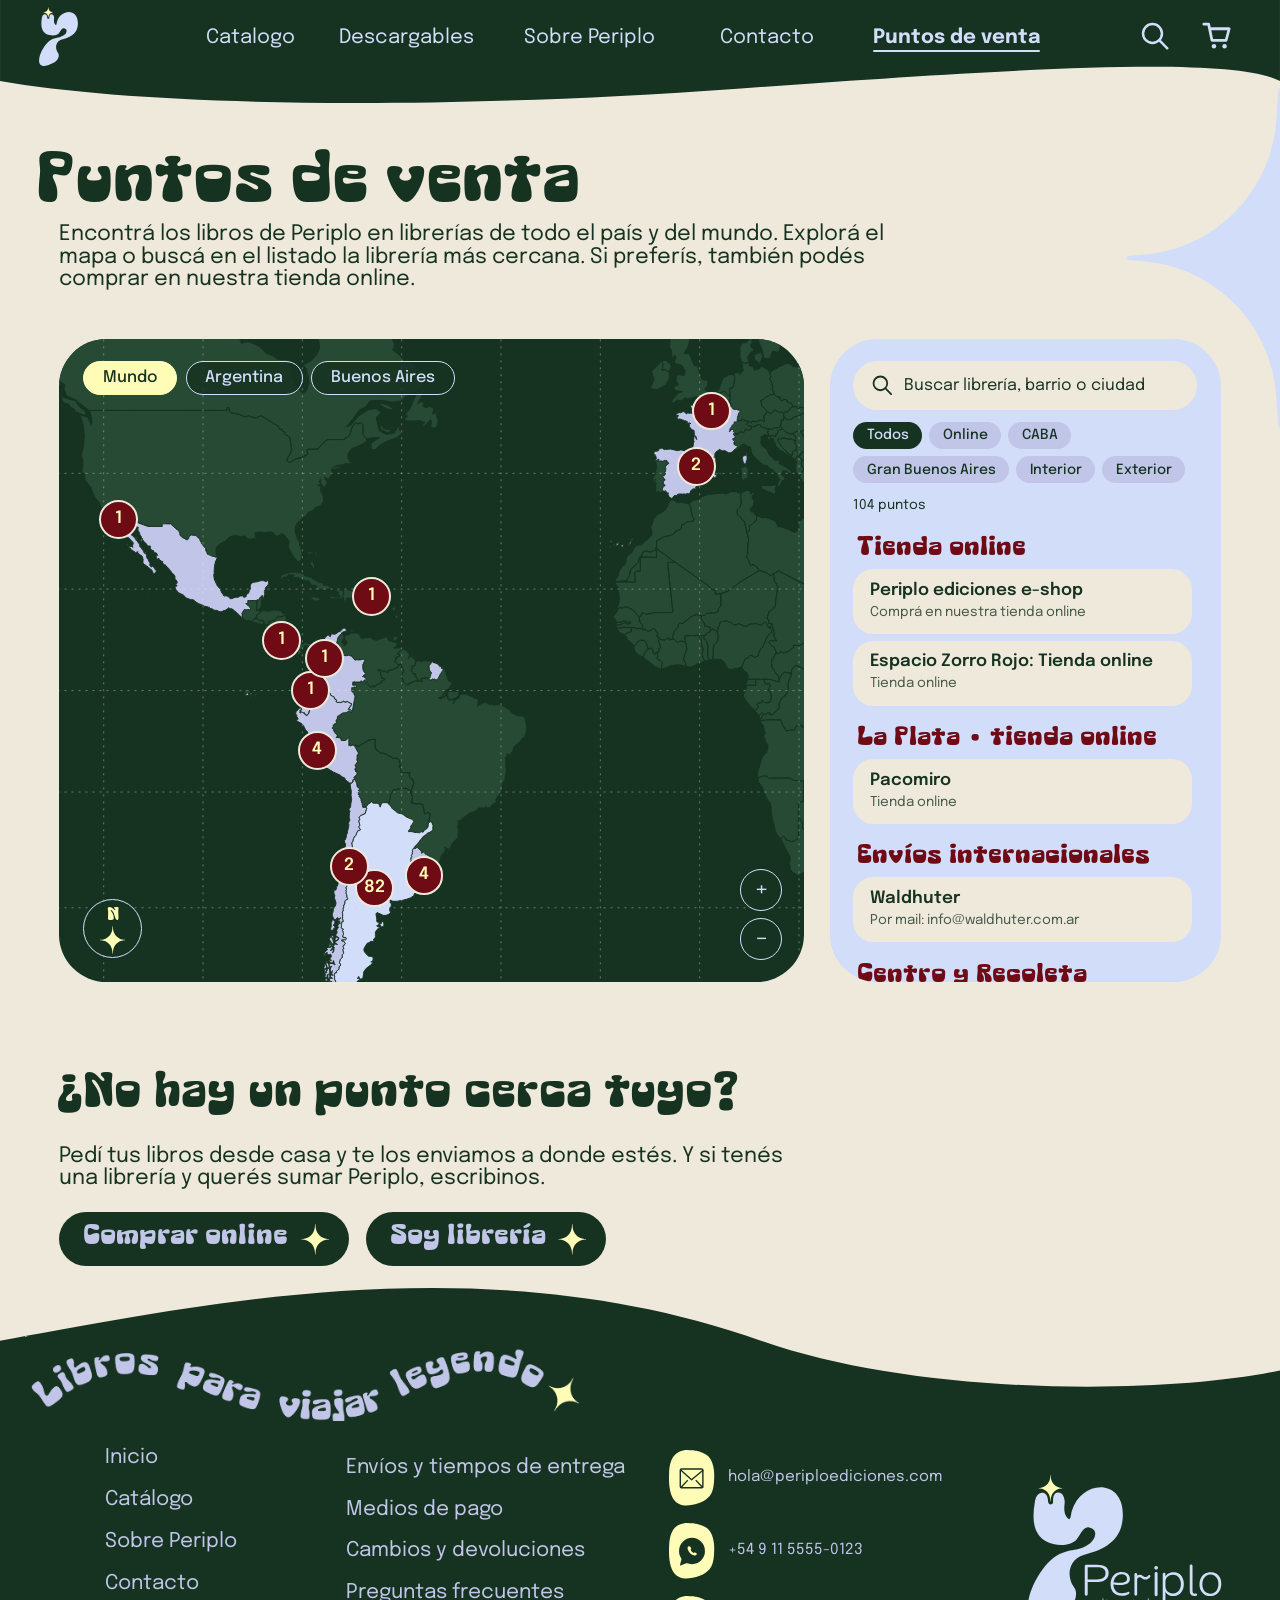
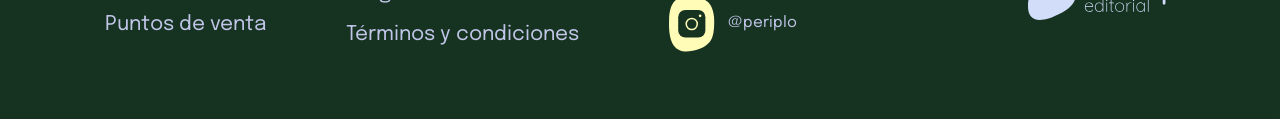
<file: puntos-de-venta.html>
<!DOCTYPE html>
<html lang="es">
<head>
<meta charset="utf-8">
<meta name="viewport" content="width=device-width, initial-scale=1">
<title>Puntos de venta | Periplo Ediciones</title>
<meta name="description" content="Dónde encontrar los libros de Periplo Ediciones: librerías en Argentina y el mundo, y tienda online.">
<link rel="icon" type="image/svg+xml" href="assets/img/favicon.svg">
<link rel="stylesheet" href="css/styles.css">
</head>
<body class="puntos">
<div class="page" style="--h:2030">
<header class="hdr">
  <img class="hdr__bg" src="assets/img/header-wave.svg" alt="">
  <a class="hdr__logo" href="index.html" aria-label="Periplo, ir al inicio" style="--x:46;--y:8"><img src="assets/img/isotipo.svg" alt="Periplo"></a>
  <nav class="nav" aria-label="Principal"><a href="catalogo.html" style="--x:243.0">Catalogo</a><a href="descargables.html" style="--x:401.0">Descargables</a><a href="sobre.html" style="--x:619.0">Sobre Periplo</a><a href="contacto.html" style="--x:850.0">Contacto</a><a href="puntos-de-venta.html" style="--x:1031.0" aria-current="page">Puntos de venta</a></nav>
  <button class="hdr__search" type="button" aria-label="Buscar"><svg viewBox="0 0 34 34" aria-hidden="true"><circle cx="14" cy="14" r="11.5" fill="none" stroke="currentColor" stroke-width="3"/><path d="M22.5 22.5L32 32" stroke="currentColor" stroke-width="3" stroke-linecap="round"/></svg></button>
  <button class="hdr__cart" type="button" aria-label="Carrito" aria-haspopup="dialog"><svg viewBox="0 0 34 34" aria-hidden="true"><path d="M2 4.5h5.2l3.6 17.5h15.4l3.3-12.5H8.4" fill="none" stroke="currentColor" stroke-width="3" stroke-linecap="round" stroke-linejoin="round"/><circle cx="13" cy="28.5" r="2.4" fill="currentColor"/><circle cx="24.5" cy="28.5" r="2.4" fill="currentColor"/></svg><span class="hdr__badge" hidden>0</span></button>
</header>
<main>
<img class="abs deco-star" style="--x:1331;--y:104;--w:181;--h:401" src="assets/img/deco-estrella-descargables.svg" alt="" aria-hidden="true">
<h1 class="st" style="--x:42.9;--y:172.1;--fs:82.4">Puntos de venta</h1>
<p class="abs dl__intro" style="--x:70;--y:264;--w:1000;--h:90">Encontrá los libros de Periplo en librerías de todo el país y del mundo. Explorá el mapa o buscá en el listado la librería más cercana. Si preferís, también podés comprar en nuestra tienda online.</p>
<section class="abs mapa" id="mapa" style="--x:70;--y:400;--w:880;--h:760" aria-label="Mapa de puntos de venta">
  <div class="mapa__tabs" role="group" aria-label="Zona del mapa">
    <button type="button" data-view="mundo" aria-pressed="true">Mundo</button>
    <button type="button" data-view="arg" aria-pressed="false">Argentina</button>
    <button type="button" data-view="ba" aria-pressed="false">Buenos Aires</button>
  </div>
  <div class="mapa__zoom"><button type="button" data-zoom="in" aria-label="Acercar">+</button><button type="button" data-zoom="out" aria-label="Alejar">&minus;</button></div>
  <div class="mapa__norte" aria-hidden="true"><span>N</span><svg class="star" viewBox="0 0 49 54" aria-hidden="true"><path d="M0.296719 27.3233L2.87748 27.5553C14.1574 28.5655 23.0337 37.5985 23.8341 48.8747L24.1768 53.6988C24.2044 54.1006 24.7979 54.1006 24.8278 53.6988L25.1705 48.8747C25.9686 37.5985 34.8472 28.5655 46.1271 27.5553L48.7079 27.3233C49.1035 27.2889 49.1035 26.7103 48.7079 26.6758L46.1271 26.4439C34.8472 25.4336 25.9709 16.4007 25.1705 5.12452L24.8278 0.300388C24.8002 -0.101432 24.2067 -0.101432 24.1768 0.300388L23.8341 5.12452C23.036 16.4007 14.1574 25.4336 2.87748 26.4439L0.296719 26.6758C-0.0989063 26.7103 -0.0989063 27.2889 0.296719 27.3233Z" fill="currentColor"/></svg></div>
  <div class="mapa__pins"></div>
  <aside class="mapa__card" hidden aria-live="polite">
    <button class="mapa__x" type="button" aria-label="Cerrar">&times;</button>
    <p class="mapa__sub"></p><h2 class="mapa__nom"></h2><p class="mapa__dir"></p><p class="mapa__nota"></p>
    <a class="mapa__go pill" target="_blank" rel="noopener"><span class="pill__t"></span><svg class="star" viewBox="0 0 49 54" aria-hidden="true"><path d="M0.296719 27.3233L2.87748 27.5553C14.1574 28.5655 23.0337 37.5985 23.8341 48.8747L24.1768 53.6988C24.2044 54.1006 24.7979 54.1006 24.8278 53.6988L25.1705 48.8747C25.9686 37.5985 34.8472 28.5655 46.1271 27.5553L48.7079 27.3233C49.1035 27.2889 49.1035 26.7103 48.7079 26.6758L46.1271 26.4439C34.8472 25.4336 25.9709 16.4007 25.1705 5.12452L24.8278 0.300388C24.8002 -0.101432 24.2067 -0.101432 24.1768 0.300388L23.8341 5.12452C23.036 16.4007 14.1574 25.4336 2.87748 26.4439L0.296719 26.6758C-0.0989063 26.7103 -0.0989063 27.2889 0.296719 27.3233Z" fill="currentColor"/></svg></a>
  </aside>
</section>
<section class="abs lista" style="--x:980;--y:400;--w:462;--h:760" aria-label="Listado de puntos de venta">
  <div class="lista__hd">
    <label class="lista__q"><svg viewBox="0 0 34 34" aria-hidden="true"><circle cx="14" cy="14" r="11.5" fill="none" stroke="currentColor" stroke-width="3"/><path d="M22.5 22.5L32 32" stroke="currentColor" stroke-width="3" stroke-linecap="round"/></svg><input type="search" placeholder="Buscar librería, barrio o ciudad" aria-label="Buscar punto de venta" autocomplete="off"></label>
    <div class="lista__chips" role="group" aria-label="Filtrar por zona"><button class="chip" type="button" data-g="todos" aria-pressed="true">Todos</button><button class="chip" type="button" data-g="online" aria-pressed="false">Online</button><button class="chip" type="button" data-g="caba" aria-pressed="false">CABA</button><button class="chip" type="button" data-g="gba" aria-pressed="false">Gran Buenos Aires</button><button class="chip" type="button" data-g="interior" aria-pressed="false">Interior</button><button class="chip" type="button" data-g="exterior" aria-pressed="false">Exterior</button></div>
    <p class="lista__n"><span class="lista__cnt"></span><button class="lista__zona" type="button" hidden>Zona seleccionada &times;</button></p>
  </div>
  <div class="lista__body"><section class="lista__g" data-g="online"><h3 class="lista__h">Tienda online</h3><ul><li data-id="0" data-g="online"><button class="punto" type="button" data-id="0"><span class="punto__n">Periplo ediciones e-shop</span><span class="punto__d">Comprá en nuestra tienda online</span></button></li><li data-id="1" data-g="online"><button class="punto" type="button" data-id="1"><span class="punto__n">Espacio Zorro Rojo: Tienda online</span><span class="punto__d">Tienda online</span></button></li></ul></section><section class="lista__g" data-g="online"><h3 class="lista__h">La Plata · tienda online</h3><ul><li data-id="2" data-g="online"><button class="punto" type="button" data-id="2"><span class="punto__n">Pacomiro</span><span class="punto__d">Tienda online</span></button></li></ul></section><section class="lista__g" data-g="online"><h3 class="lista__h">Envíos internacionales</h3><ul><li data-id="3" data-g="online"><button class="punto" type="button" data-id="3"><span class="punto__n">Waldhuter</span><span class="punto__d">Por mail: info@waldhuter.com.ar</span></button></li></ul></section><section class="lista__g" data-g="caba"><h3 class="lista__h">Centro y Recoleta</h3><ul><li data-id="4" data-g="caba"><button class="punto" type="button" data-id="4"><span class="punto__n">Autoría</span><span class="punto__d">Suipacha 1025</span></button></li><li data-id="5" data-g="caba"><button class="punto" type="button" data-id="5"><span class="punto__n">Las Mil y Una Hojas</span><span class="punto__d">Av. Córdoba 960</span></button></li><li data-id="6" data-g="caba"><button class="punto" type="button" data-id="6"><span class="punto__n">Librería Hernandez</span><span class="punto__d">Av. Corrientes 1436</span></button></li><li data-id="7" data-g="caba"><button class="punto" type="button" data-id="7"><span class="punto__n">Librería Norte</span><span class="punto__d">Av. Las Heras 2225</span></button></li></ul></section><section class="lista__g" data-g="caba"><h3 class="lista__h">San Telmo y La Boca</h3><ul><li data-id="8" data-g="caba"><button class="punto" type="button" data-id="8"><span class="punto__n">El Más Acá Club</span><span class="punto__d">Av. Caseros 514, San Telmo</span></button></li><li data-id="9" data-g="caba"><button class="punto" type="button" data-id="9"><span class="punto__n">Fundación Proa</span><span class="punto__d">Av. Pedro de Mendoza 1929, La Boca</span></button></li></ul></section><section class="lista__g" data-g="caba"><h3 class="lista__h">Caballito y Almagro</h3><ul><li data-id="10" data-g="caba"><button class="punto" type="button" data-id="10"><span class="punto__n">El libro feroz (showroom)</span><span class="punto__d">Valle 1300</span></button></li><li data-id="11" data-g="caba"><button class="punto" type="button" data-id="11"><span class="punto__n">Betygino</span><span class="punto__d">Guaydaquil 8</span></button></li><li data-id="12" data-g="caba"><button class="punto" type="button" data-id="12"><span class="punto__n">Fort-da*</span><span class="punto__d">Rio de Janeiro 48</span></button></li></ul></section><section class="lista__g" data-g="caba"><h3 class="lista__h">Boedo</h3><ul><li data-id="13" data-g="caba"><button class="punto" type="button" data-id="13"><span class="punto__n">Grendelia Libros</span><span class="punto__d">Carlos Calvo 4300</span></button></li></ul></section><section class="lista__g" data-g="caba"><h3 class="lista__h">Barrio Norte</h3><ul><li data-id="14" data-g="caba"><button class="punto" type="button" data-id="14"><span class="punto__n">Espacio Brezal</span><span class="punto__d">Av. Santa Fe 2729, Local 4 (entrada)</span></button></li><li data-id="15" data-g="caba"><button class="punto" type="button" data-id="15"><span class="punto__n">La Comarca</span><span class="punto__d">Av. Coronel Díaz 1492</span></button></li></ul></section><section class="lista__g" data-g="caba"><h3 class="lista__h">Palermo</h3><ul><li data-id="16" data-g="caba"><button class="punto" type="button" data-id="16"><span class="punto__n">Abrazando Cuentos</span><span class="punto__d">Av. Córdoba 5967</span></button></li><li data-id="17" data-g="caba"><button class="punto" type="button" data-id="17"><span class="punto__n">Sabater Hnos</span><span class="punto__d">Gurruchaga 1821</span></button></li><li data-id="18" data-g="caba"><button class="punto" type="button" data-id="18"><span class="punto__n">Libros del Pasaje</span><span class="punto__d">Thames 1762</span></button></li><li data-id="19" data-g="caba"><button class="punto" type="button" data-id="19"><span class="punto__n">Museo Sivori</span><span class="punto__d">Av. Infanta Isabel 555, Bosques de Palermo</span></button></li><li data-id="20" data-g="caba"><button class="punto" type="button" data-id="20"><span class="punto__n">Eterna Cadencia</span><span class="punto__d">Honduras 5574</span></button></li><li data-id="21" data-g="caba"><button class="punto" type="button" data-id="21"><span class="punto__n">MALBA</span><span class="punto__d">Av. Figueroa Alcorta 3415</span></button></li><li data-id="22" data-g="caba"><button class="punto" type="button" data-id="22"><span class="punto__n">Salmón Tienda</span><span class="punto__d">Cabello 3629</span></button></li></ul></section><section class="lista__g" data-g="caba"><h3 class="lista__h">Villa Crespo</h3><ul><li data-id="23" data-g="caba"><button class="punto" type="button" data-id="23"><span class="punto__n">Mandrágora Libros y Cultura</span><span class="punto__d">Vera 1096</span></button></li><li data-id="24" data-g="caba"><button class="punto" type="button" data-id="24"><span class="punto__n">Librería Rodriguez Villa Crespo</span><span class="punto__d">Scalabrino Ortiz 181</span></button></li></ul></section><section class="lista__g" data-g="caba"><h3 class="lista__h">Chacarita</h3><ul><li data-id="25" data-g="caba"><button class="punto" type="button" data-id="25"><span class="punto__n">Falena</span><span class="punto__d">Charlone 201</span></button></li></ul></section><section class="lista__g" data-g="caba"><h3 class="lista__h">Villa Urquiza</h3><ul><li data-id="26" data-g="caba"><button class="punto" type="button" data-id="26"><span class="punto__n">Corneja Libros</span><span class="punto__d">Av. Triunvirato 4333, Villa Urquiza</span></button></li><li data-id="27" data-g="caba"><button class="punto" type="button" data-id="27"><span class="punto__n">Gauderio Libros</span><span class="punto__d">Miller 2283, Villa Urquiza</span></button></li><li data-id="28" data-g="caba"><button class="punto" type="button" data-id="28"><span class="punto__n">Del origen al original</span><span class="punto__d">Monroe 4833, Villa Urquiza</span></button></li></ul></section><section class="lista__g" data-g="caba"><h3 class="lista__h">Colegiales</h3><ul><li data-id="29" data-g="caba"><button class="punto" type="button" data-id="29"><span class="punto__n">Céspedes Libros</span><span class="punto__d">Av. Álvarez Thomas 853</span></button></li><li data-id="30" data-g="caba"><button class="punto" type="button" data-id="30"><span class="punto__n">Le Cahier</span><span class="punto__d">Delgado 1235</span></button></li></ul></section><section class="lista__g" data-g="caba"><h3 class="lista__h">Cañitas</h3><ul><li data-id="31" data-g="caba"><button class="punto" type="button" data-id="31"><span class="punto__n">Betygino</span><span class="punto__d">Matienzo 1698</span></button></li><li data-id="32" data-g="caba"><button class="punto" type="button" data-id="32"><span class="punto__n">Las Mil y Una Hojas</span><span class="punto__d">Av. Luis María Campos 1384</span></button></li><li data-id="33" data-g="caba"><button class="punto" type="button" data-id="33"><span class="punto__n">Paradigma Libros</span><span class="punto__d">Maure 1786</span></button></li></ul></section><section class="lista__g" data-g="caba"><h3 class="lista__h">Belgrano y Núñez</h3><ul><li data-id="34" data-g="caba"><button class="punto" type="button" data-id="34"><span class="punto__n">Tienda Penny Lane</span><span class="punto__d">Cuba 3305, Núñez</span></button></li><li data-id="35" data-g="caba"><button class="punto" type="button" data-id="35"><span class="punto__n">Momo Librería</span><span class="punto__d">Pico 1917, Núñez</span></button></li><li data-id="36" data-g="caba"><button class="punto" type="button" data-id="36"><span class="punto__n">Caleidoscopio</span><span class="punto__d">Echeverría 3268, Belgrano R</span></button></li><li data-id="37" data-g="caba"><button class="punto" type="button" data-id="37"><span class="punto__n">Tiempos Modernos</span><span class="punto__d">Cuba 1921, Belgrano</span></button></li><li data-id="38" data-g="caba"><button class="punto" type="button" data-id="38"><span class="punto__n">Librería Lunaria</span><span class="punto__d">Iberá 1629, Núñez</span></button></li></ul></section><section class="lista__g" data-g="caba"><h3 class="lista__h">Coghlan y Saavedra</h3><ul><li data-id="39" data-g="caba"><button class="punto" type="button" data-id="39"><span class="punto__n">Espacio Mo Tienda</span><span class="punto__d">Cramer 4259, Saavedra</span></button></li><li data-id="40" data-g="caba"><button class="punto" type="button" data-id="40"><span class="punto__n">Honu Tienda</span><span class="punto__d">Nuñez 2923, Coghlan</span></button></li></ul></section><section class="lista__g" data-g="caba"><h3 class="lista__h">Agronomía y Villa Devoto</h3><ul><li data-id="41" data-g="caba"><button class="punto" type="button" data-id="41"><span class="punto__n">Ramuna Libros</span><span class="punto__d">Av. S.M del Carril 3095, Villa Devoto</span></button></li></ul></section><section class="lista__g" data-g="caba"><h3 class="lista__h">Parque Patricios</h3><ul><li data-id="42" data-g="caba"><button class="punto" type="button" data-id="42"><span class="punto__n">Vuelvo al sur</span><span class="punto__d">La Rioja 2127</span></button></li></ul></section><section class="lista__g" data-g="gba"><h3 class="lista__h">Zona Norte</h3><ul><li data-id="43" data-g="gba"><button class="punto" type="button" data-id="43"><span class="punto__n">Lima</span><span class="punto__d">Chacabuco 1165, Florida</span></button></li><li data-id="44" data-g="gba"><button class="punto" type="button" data-id="44"><span class="punto__n">Musaraña</span><span class="punto__d">José M. Paz 1530, Florida</span></button></li><li data-id="45" data-g="gba"><button class="punto" type="button" data-id="45"><span class="punto__n">Corre como el viento</span><span class="punto__d">Debenedetti 711, La Lucila</span></button></li><li data-id="46" data-g="gba"><button class="punto" type="button" data-id="46"><span class="punto__n">Boutique del libro Martinez</span><span class="punto__d">Arenales 2048, Martinez</span></button></li><li data-id="47" data-g="gba"><button class="punto" type="button" data-id="47"><span class="punto__n">Antina Libros</span><span class="punto__d">Belgrano 333, Galería Queen&#x27;s Village, Local 8, San Isidro</span></button></li><li data-id="48" data-g="gba"><button class="punto" type="button" data-id="48"><span class="punto__n">Notanpüan</span><span class="punto__d">Chacabuco 459, San Isidro</span></button></li><li data-id="49" data-g="gba"><button class="punto" type="button" data-id="49"><span class="punto__n">Dulcinea Libros*</span><span class="punto__d">Monseñor Alberti 655, San Isidro</span></button></li><li data-id="50" data-g="gba"><button class="punto" type="button" data-id="50"><span class="punto__n">Espacio Viernes</span><span class="punto__d">Vuelta de Obligado 412, San Isidro</span></button></li><li data-id="51" data-g="gba"><button class="punto" type="button" data-id="51"><span class="punto__n">La Livre</span><span class="punto__d">Antonio Sáenz 2268, Boulogne</span></button></li><li data-id="52" data-g="gba"><button class="punto" type="button" data-id="52"><span class="punto__n">Z Market</span><span class="punto__d">Blanco Encalada 2506, Boulogne</span></button></li><li data-id="53" data-g="gba"><button class="punto" type="button" data-id="53"><span class="punto__n">Blvd. Saenz Peña</span><span class="punto__d">Blvd. Saenz Peña 1400, Tigre</span></button></li><li data-id="54" data-g="gba"><button class="punto" type="button" data-id="54"><span class="punto__n">Garabombo</span><span class="punto__d">Ayacucho 2154 y Ramón Carillo 2314, San Martín</span></button></li></ul></section><section class="lista__g" data-g="gba"><h3 class="lista__h">Zona Oeste</h3><ul><li data-id="55" data-g="gba"><button class="punto" type="button" data-id="55"><span class="punto__n">Macondo Libros</span><span class="punto__d">Av. España 401, Gral. Rodríguez</span></button></li></ul></section><section class="lista__g" data-g="gba"><h3 class="lista__h">Zona Sur</h3><ul><li data-id="56" data-g="gba"><button class="punto" type="button" data-id="56"><span class="punto__n">Librería Lopez + Vergottini</span><span class="punto__d">E. Adrogué 1180, Adrogué</span></button></li></ul></section><section class="lista__g" data-g="gba"><h3 class="lista__h">Quilmes</h3><ul><li data-id="57" data-g="gba"><button class="punto" type="button" data-id="57"><span class="punto__n">Semillas de menta</span><span class="punto__d">Garibaldi 215</span></button></li></ul></section><section class="lista__g" data-g="interior"><h3 class="lista__h">Zona Oeste</h3><ul><li data-id="58" data-g="interior"><button class="punto" type="button" data-id="58"><span class="punto__n">El otro lado libros</span><span class="punto__d">Trenque Lauquen, envíos a domicilio</span></button></li></ul></section><section class="lista__g" data-g="interior"><h3 class="lista__h">La Plata</h3><ul><li data-id="59" data-g="interior"><button class="punto" type="button" data-id="59"><span class="punto__n">El Arcon</span><span class="punto__d">Av 1 n1381 (60 y 61)</span></button></li><li data-id="60" data-g="interior"><button class="punto" type="button" data-id="60"><span class="punto__n">Libros que van</span><span class="punto__d">Calle 16 e/508 y 509 # 2353, Gonnet</span></button></li><li data-id="61" data-g="interior"><button class="punto" type="button" data-id="61"><span class="punto__n">Galería Botánica</span><span class="punto__d">53 esq 4 nº454</span></button></li></ul></section><section class="lista__g" data-g="interior"><h3 class="lista__h">City Bell</h3><ul><li data-id="62" data-g="interior"><button class="punto" type="button" data-id="62"><span class="punto__n">Patio Interno</span><span class="punto__d">Diagonal 3 esq 474</span></button></li></ul></section><section class="lista__g" data-g="interior"><h3 class="lista__h">General Belgrano</h3><ul><li data-id="63" data-g="interior"><button class="punto" type="button" data-id="63"><span class="punto__n">Milon</span><span class="punto__d">San Martin 901</span></button></li></ul></section><section class="lista__g" data-g="interior"><h3 class="lista__h">Arrecifes</h3><ul><li data-id="64" data-g="interior"><button class="punto" type="button" data-id="64"><span class="punto__n">Mamarracha</span><span class="punto__d">Canapino 1251, Villa Sanguinetti (con cita previa)</span></button></li></ul></section><section class="lista__g" data-g="interior"><h3 class="lista__h">Mar del Plata</h3><ul><li data-id="65" data-g="interior"><button class="punto" type="button" data-id="65"><span class="punto__n">Tesín Tesán</span><span class="punto__d">Gascon 2924 y Garay 1244</span></button></li><li data-id="66" data-g="interior"><button class="punto" type="button" data-id="66"><span class="punto__n">El gran pez</span><span class="punto__d">Hipólito Yrigoyen 1992</span></button></li><li data-id="67" data-g="interior"><button class="punto" type="button" data-id="67"><span class="punto__n">Almacén Feliz / Puente Estudio</span><span class="punto__d">Con cita previa</span></button></li></ul></section><section class="lista__g" data-g="interior"><h3 class="lista__h">Santa Fe</h3><ul><li data-id="68" data-g="interior"><button class="punto" type="button" data-id="68"><span class="punto__n">Imagina Libros</span><span class="punto__d">Urquiza 830 - Local 1, San Lorenzo, Santa Fe</span></button></li></ul></section><section class="lista__g" data-g="interior"><h3 class="lista__h">Resistencia</h3><ul><li data-id="69" data-g="interior"><button class="punto" type="button" data-id="69"><span class="punto__n">Reina Batata Chaco</span><span class="punto__d">Shopping Sarmiento, Av. Sarmiento 1999, Resistencia, Chaco</span></button></li></ul></section><section class="lista__g" data-g="interior"><h3 class="lista__h">Azul</h3><ul><li data-id="70" data-g="interior"><button class="punto" type="button" data-id="70"><span class="punto__n">El Nido Café y Bistró</span><span class="punto__d">Joaquín V. González y Benito Lynch, Mar de las Pampas</span></button></li></ul></section><section class="lista__g" data-g="interior"><h3 class="lista__h">Rosario</h3><ul><li data-id="71" data-g="interior"><button class="punto" type="button" data-id="71"><span class="punto__n">Mal de archivo</span><span class="punto__d">Urquiza 1613</span></button></li><li data-id="72" data-g="interior"><button class="punto" type="button" data-id="72"><span class="punto__n">Feria Nimia</span><span class="punto__d">Sarmiento 783 pa local 01-12</span></button></li><li data-id="73" data-g="interior"><button class="punto" type="button" data-id="73"><span class="punto__n">Chicho y Babel</span><span class="punto__d">Zellaya 1825</span></button></li><li data-id="74" data-g="interior"><button class="punto" type="button" data-id="74"><span class="punto__n">El cuco no existe</span><span class="punto__d">Dorrego 842</span></button></li></ul></section><section class="lista__g" data-g="interior"><h3 class="lista__h">Córdoba</h3><ul><li data-id="75" data-g="interior"><button class="punto" type="button" data-id="75"><span class="punto__n">Quade Librería</span><span class="punto__d">Shoppings: Paseo del Jockey y Paseo Rivera Indarte, Bolivia 257, Nueva Córdoba</span></button></li><li data-id="76" data-g="interior"><button class="punto" type="button" data-id="76"><span class="punto__n">En un lugar de la mancha</span><span class="punto__d">Fructuoso Rivera 260 - Local 2, Galería Muy Guemes</span></button></li><li data-id="77" data-g="interior"><button class="punto" type="button" data-id="77"><span class="punto__n">Casita de Libros</span><span class="punto__d">Alberdi 400, La Cumbre</span></button></li></ul></section><section class="lista__g" data-g="interior"><h3 class="lista__h">Tucumán</h3><ul><li data-id="78" data-g="interior"><button class="punto" type="button" data-id="78"><span class="punto__n">Orygami Multiespacio</span><span class="punto__d">Córdoba 138, San Miguel de Tucumán</span></button></li></ul></section><section class="lista__g" data-g="interior"><h3 class="lista__h">Corrientes</h3><ul><li data-id="79" data-g="interior"><button class="punto" type="button" data-id="79"><span class="punto__n">Moirú Librería</span><span class="punto__d">Irigoyen 1427, Corrientes Capital</span></button></li></ul></section><section class="lista__g" data-g="interior"><h3 class="lista__h">Mendoza</h3><ul><li data-id="80" data-g="interior"><button class="punto" type="button" data-id="80"><span class="punto__n">Cosset Libros</span><span class="punto__d">9 de julio 1023</span></button></li></ul></section><section class="lista__g" data-g="interior"><h3 class="lista__h">Bariloche</h3><ul><li data-id="81" data-g="interior"><button class="punto" type="button" data-id="81"><span class="punto__n">Vertiente, café con ideas</span><span class="punto__d">20 de febrero 698</span></button></li><li data-id="82" data-g="interior"><button class="punto" type="button" data-id="82"><span class="punto__n">Librería Cultura</span><span class="punto__d">San Martín 243</span></button></li></ul></section><section class="lista__g" data-g="interior"><h3 class="lista__h">El sur</h3><ul><li data-id="83" data-g="interior"><button class="punto" type="button" data-id="83"><span class="punto__n">Boutique del libro Puerto Madryn</span><span class="punto__d">Saenz Peña 101, Puerto Madryn</span></button></li><li data-id="84" data-g="interior"><button class="punto" type="button" data-id="84"><span class="punto__n">Boutique del libro El Calafate</span><span class="punto__d">Av. Libertador San Martín 1029, El Calafate</span></button></li><li data-id="85" data-g="interior"><button class="punto" type="button" data-id="85"><span class="punto__n">Boutique del libro Ushuaia</span><span class="punto__d">San Martín 1120, Ushuaia</span></button></li></ul></section><section class="lista__g" data-g="exterior"><h3 class="lista__h">Chile</h3><ul><li data-id="86" data-g="exterior"><button class="punto" type="button" data-id="86"><span class="punto__n">Lea Más</span><span class="punto__d">Alameda 227, edificio B, local 2 / GAM, Lastarria</span></button></li><li data-id="87" data-g="exterior"><button class="punto" type="button" data-id="87"><span class="punto__n">Qué Leo</span><span class="punto__d">Av. Italia 1471, Providencia</span></button></li></ul></section><section class="lista__g" data-g="exterior"><h3 class="lista__h">Uruguay</h3><ul><li data-id="88" data-g="exterior"><button class="punto" type="button" data-id="88"><span class="punto__n">El Virrey Punta del Este</span><span class="punto__d">30 - Las Focas, 20100 Punta del Este</span></button></li><li data-id="89" data-g="exterior"><button class="punto" type="button" data-id="89"><span class="punto__n">Escaramuza</span><span class="punto__d">Doctor Pablo de María 1185, Montevideo</span></button></li><li data-id="90" data-g="exterior"><button class="punto" type="button" data-id="90"><span class="punto__n">Librería del Mercado</span><span class="punto__d">Chana 2120 Local 16 - Mercado Ferrando 11200, Montevideo</span></button></li><li data-id="91" data-g="exterior"><button class="punto" type="button" data-id="91"><span class="punto__n">Íthaka</span><span class="punto__d">Ventura Alegre 1057, Maldonado</span></button></li></ul></section><section class="lista__g" data-g="exterior"><h3 class="lista__h">Perú</h3><ul><li data-id="92" data-g="exterior"><button class="punto" type="button" data-id="92"><span class="punto__n">Books &amp; Co.</span><span class="punto__d">Varias sucursales: La Molina - Surco - Barranco, Lima</span></button></li><li data-id="93" data-g="exterior"><button class="punto" type="button" data-id="93"><span class="punto__n">Librería Sur</span><span class="punto__d">Avenida Pardo y Aliaga 683, 01 San Isidro, Lima</span></button></li><li data-id="94" data-g="exterior"><button class="punto" type="button" data-id="94"><span class="punto__n">Librería El virrey de Lima</span><span class="punto__d">1-Pasaje Nicolás de Rivera 107-115, Lima</span></button></li><li data-id="95" data-g="exterior"><button class="punto" type="button" data-id="95"><span class="punto__n">SBS Librería Internacional</span><span class="punto__d">Sucursales de Miraflores y Arequipa, Lima</span></button></li></ul></section><section class="lista__g" data-g="exterior"><h3 class="lista__h">México</h3><ul><li data-id="96" data-g="exterior"><button class="punto" type="button" data-id="96"><span class="punto__n">Gurises, libros para la niñez</span><span class="punto__d">Calle Jauja #7250 Interior I-101, Col. Maurilio Magallón, Tijuana, Baja California</span></button></li></ul></section><section class="lista__g" data-g="exterior"><h3 class="lista__h">Costa Rica</h3><ul><li data-id="97" data-g="exterior"><button class="punto" type="button" data-id="97"><span class="punto__n">A la vuelta de la tapa</span><span class="punto__d">Ciudad Colón, Mora, San José</span></button></li></ul></section><section class="lista__g" data-g="exterior"><h3 class="lista__h">Puerto Rico</h3><ul><li data-id="98" data-g="exterior"><button class="punto" type="button" data-id="98"><span class="punto__n">Bajo un árbol de carambola</span><span class="punto__d">Punto de entrega: Cond. Monte Norte, Hato Rey</span></button></li></ul></section><section class="lista__g" data-g="exterior"><h3 class="lista__h">Ecuador</h3><ul><li data-id="99" data-g="exterior"><button class="punto" type="button" data-id="99"><span class="punto__n">Mundo Kaypacha</span><span class="punto__d">Quito</span></button></li></ul></section><section class="lista__g" data-g="exterior"><h3 class="lista__h">Colombia</h3><ul><li data-id="100" data-g="exterior"><button class="punto" type="button" data-id="100"><span class="punto__n">AS Ediciones</span><span class="punto__d">Medellín</span></button></li></ul></section><section class="lista__g" data-g="exterior"><h3 class="lista__h">España</h3><ul><li data-id="101" data-g="exterior"><button class="punto" type="button" data-id="101"><span class="punto__n">Lata Peinada</span><span class="punto__d">Carrer de la Verge 10, Barcelona</span></button></li><li data-id="102" data-g="exterior"><button class="punto" type="button" data-id="102"><span class="punto__n">Librería Los Editores</span><span class="punto__d">c/ Gurtubay, 5, 28001 Madrid</span></button></li></ul></section><section class="lista__g" data-g="exterior"><h3 class="lista__h">Francia</h3><ul><li data-id="103" data-g="exterior"><button class="punto" type="button" data-id="103"><span class="punto__n">Librairie-café Cariño</span><span class="punto__d">21 rue du Chalet, Paris</span></button></li></ul></section><p class="lista__vacio" hidden>No encontramos puntos con esa búsqueda.</p></div>
</section>
<h2 class="st" style="--x:67.2;--y:1262.1;--fs:56">¿No hay un punto cerca tuyo?</h2>
<p class="abs dl__intro" style="--x:70;--y:1352;--w:900;--h:60">Pedí tus libros desde casa y te los enviamos a donde estés. Y si tenés una librería y querés sumar Periplo, escribinos.</p>
<div class="abs pv-cta" style="--x:70;--y:1432;--w:900;--h:64">
  <a class="pill" href="catalogo.html"><span class="pill__t">Comprar online</span><svg class="star" viewBox="0 0 49 54" aria-hidden="true"><path d="M0.296719 27.3233L2.87748 27.5553C14.1574 28.5655 23.0337 37.5985 23.8341 48.8747L24.1768 53.6988C24.2044 54.1006 24.7979 54.1006 24.8278 53.6988L25.1705 48.8747C25.9686 37.5985 34.8472 28.5655 46.1271 27.5553L48.7079 27.3233C49.1035 27.2889 49.1035 26.7103 48.7079 26.6758L46.1271 26.4439C34.8472 25.4336 25.9709 16.4007 25.1705 5.12452L24.8278 0.300388C24.8002 -0.101432 24.2067 -0.101432 24.1768 0.300388L23.8341 5.12452C23.036 16.4007 14.1574 25.4336 2.87748 26.4439L0.296719 26.6758C-0.0989063 26.7103 -0.0989063 27.2889 0.296719 27.3233Z" fill="currentColor"/></svg></a>
  <a class="pill" href="contacto.html"><span class="pill__t">Soy librería</span><svg class="star" viewBox="0 0 49 54" aria-hidden="true"><path d="M0.296719 27.3233L2.87748 27.5553C14.1574 28.5655 23.0337 37.5985 23.8341 48.8747L24.1768 53.6988C24.2044 54.1006 24.7979 54.1006 24.8278 53.6988L25.1705 48.8747C25.9686 37.5985 34.8472 28.5655 46.1271 27.5553L48.7079 27.3233C49.1035 27.2889 49.1035 26.7103 48.7079 26.6758L46.1271 26.4439C34.8472 25.4336 25.9709 16.4007 25.1705 5.12452L24.8278 0.300388C24.8002 -0.101432 24.2067 -0.101432 24.1768 0.300388L23.8341 5.12452C23.036 16.4007 14.1574 25.4336 2.87748 26.4439L0.296719 26.6758C-0.0989063 26.7103 -0.0989063 27.2889 0.296719 27.3233Z" fill="currentColor"/></svg></a>
</div>
</main>
<footer class="ftr">
  <img class="ftr__bg" src="assets/img/footer-wave.svg" alt="">
  <img class="ftr__lema" src="assets/img/lema-footer.png" alt="Libros para viajar leyendo">
  <ul class="ftr__c1">
    <li><a href="index.html">Inicio</a></li><li><a href="catalogo.html">Catálogo</a></li>
    <li><a href="sobre.html">Sobre Periplo</a></li><li><a href="contacto.html">Contacto</a></li>
    <li><a href="puntos-de-venta.html">Puntos de venta</a></li>
  </ul>
  <ul class="ftr__c2">
    <li><a href="#envios">Envíos y tiempos de entrega</a></li><li><a href="#pagos">Medios de pago</a></li>
    <li><a href="#cambios">Cambios y devoluciones</a></li><li><a href="#faq">Preguntas frecuentes</a></li>
    <li><a href="#terminos">Términos y condiciones</a></li>
  </ul>
  <ul class="ftr__c3">
    <li><a href="mailto:hola@periploediciones.com"><img src="assets/img/ico-mail-y.svg" alt=""><span>hola@periploediciones.com</span></a></li>
    <li><a href="https://wa.me/5491155550123"><img src="assets/img/ico-wsp-y.svg" alt=""><span>+54 9 11 5555-0123</span></a></li>
    <li><a href="https://instagram.com/periplo"><img src="assets/img/ico-ig-y.svg" alt=""><span>@periplo</span></a></li>
  </ul>
  <a class="ftr__logo" href="index.html" aria-label="Periplo editorial, ir al inicio"><img src="assets/img/logo-periplo.svg" alt="Periplo editorial"></a>
</footer>
</div>

<div class="cart-ov" hidden></div>
<aside class="cart" id="cart" role="dialog" aria-modal="true" aria-labelledby="cart-t" aria-hidden="true" tabindex="-1">
  <div class="cart__hd"><h2 class="cart__t" id="cart-t">Tu carrito</h2><button class="cart__x" type="button" aria-label="Cerrar carrito">&times;</button></div>
  <ul class="cart__list"></ul>
  <div class="cart__empty"><p>Todavía no agregaste libros.</p><a class="cart__link" href="catalogo.html">Ver catálogo</a></div>
  <div class="cart__ft">
    <p class="cart__ship"></p>
    <p class="cart__tot"><span>Total</span><strong class="cart__sum">$0</strong></p>
    <button class="pill cart__go" type="button"><span class="pill__t">Iniciar compra</span><svg class="star" viewBox="0 0 49 54" aria-hidden="true"><path d="M0.296719 27.3233L2.87748 27.5553C14.1574 28.5655 23.0337 37.5985 23.8341 48.8747L24.1768 53.6988C24.2044 54.1006 24.7979 54.1006 24.8278 53.6988L25.1705 48.8747C25.9686 37.5985 34.8472 28.5655 46.1271 27.5553L48.7079 27.3233C49.1035 27.2889 49.1035 26.7103 48.7079 26.6758L46.1271 26.4439C34.8472 25.4336 25.9709 16.4007 25.1705 5.12452L24.8278 0.300388C24.8002 -0.101432 24.2067 -0.101432 24.1768 0.300388L23.8341 5.12452C23.036 16.4007 14.1574 25.4336 2.87748 26.4439L0.296719 26.6758C-0.0989063 26.7103 -0.0989063 27.2889 0.296719 27.3233Z" fill="currentColor"/></svg></button>
    <button class="cart__clear" type="button">Vaciar carrito</button>
  </div>
</aside>
<script src="js/mapa-data.js"></script><script src="js/puntos-data.js"></script><script src="js/puntos.js"></script>
<script src="js/main.js"></script>
</body>
</html>
</file>
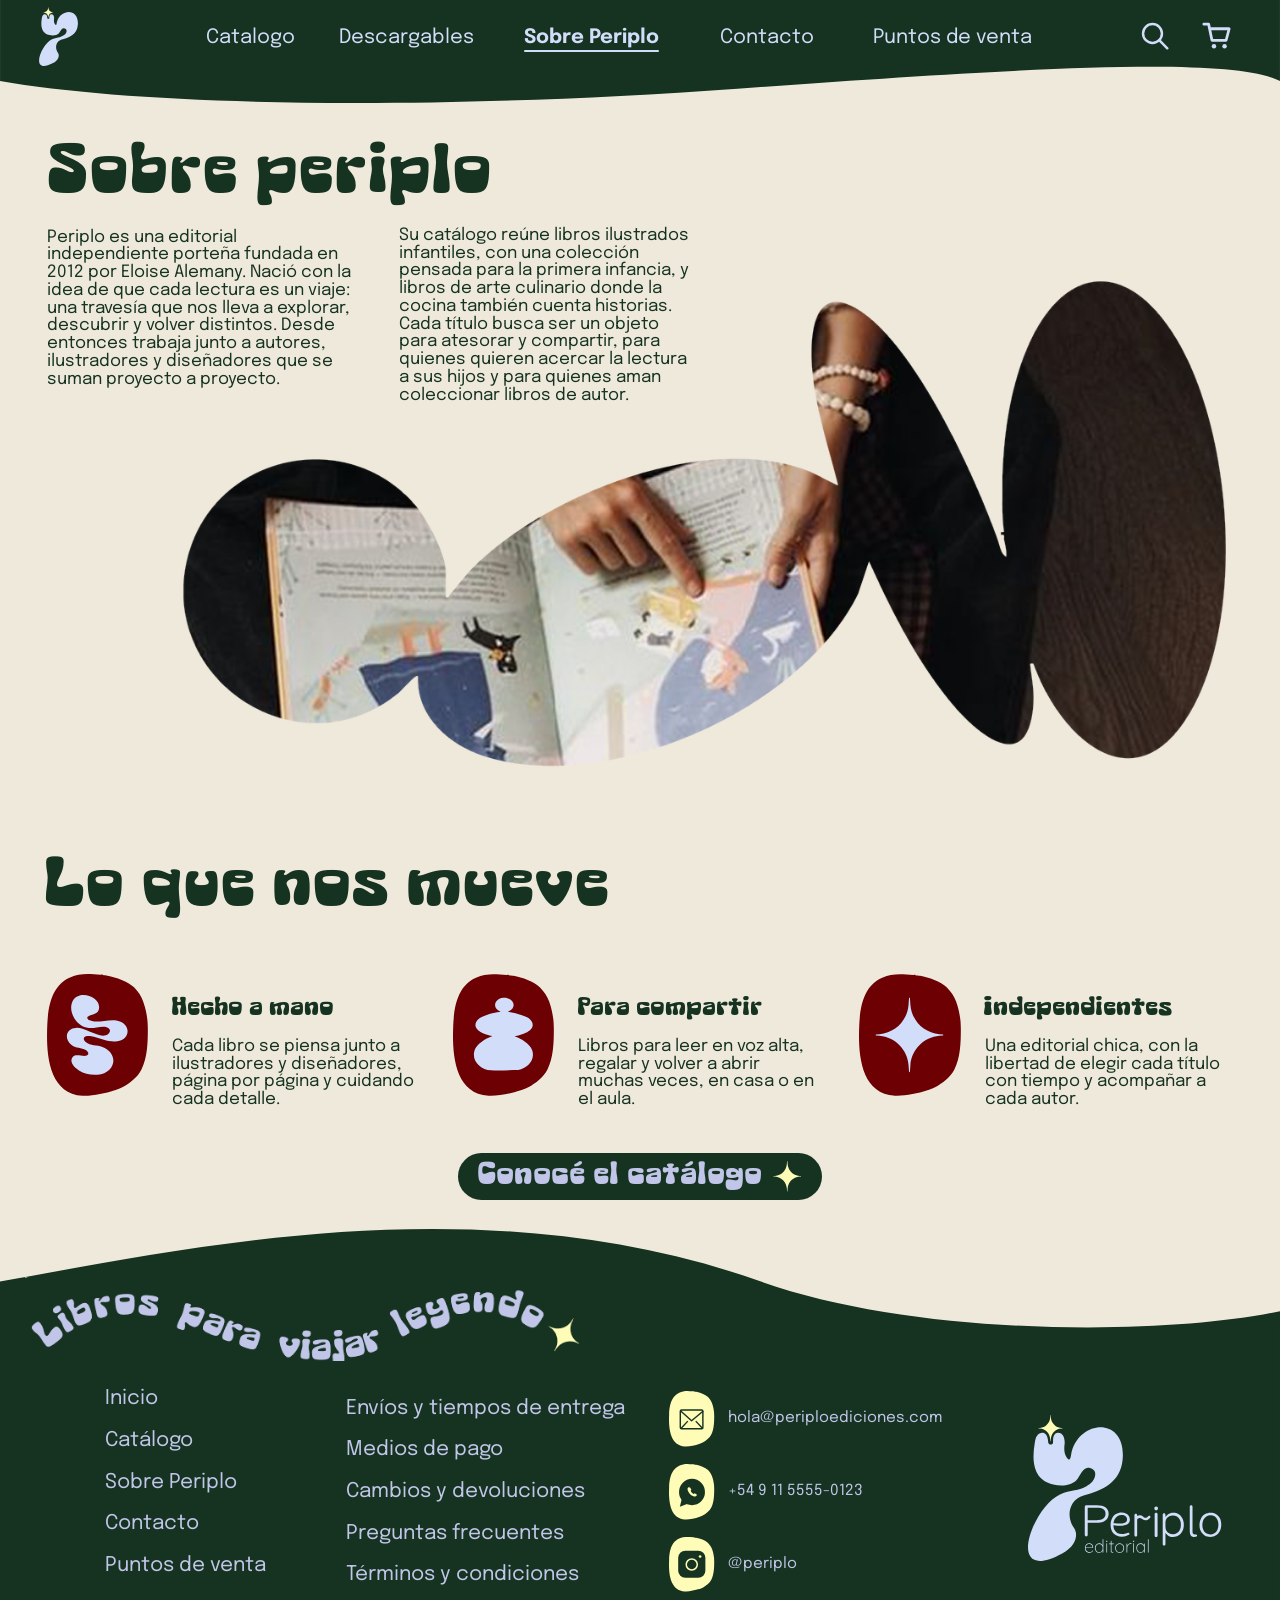
<file: sobre.html>
<!DOCTYPE html>
<html lang="es">
<head>
<meta charset="utf-8">
<meta name="viewport" content="width=device-width, initial-scale=1">
<title>Sobre Periplo | Periplo Ediciones</title>
<meta name="description" content="Periplo es una editorial independiente porteña de libros ilustrados, fundada en 2012.">
<link rel="icon" type="image/svg+xml" href="assets/img/favicon.svg">
<link rel="stylesheet" href="css/styles.css">
</head>
<body class="sobre">
<div class="page" style="--h:1960">
<header class="hdr">
  <img class="hdr__bg" src="assets/img/header-wave.svg" alt="">
  <a class="hdr__logo" href="index.html" aria-label="Periplo, ir al inicio" style="--x:46;--y:8"><img src="assets/img/isotipo.svg" alt="Periplo"></a>
  <nav class="nav" aria-label="Principal"><a href="catalogo.html" style="--x:243.0">Catalogo</a><a href="descargables.html" style="--x:401.0">Descargables</a><a href="sobre.html" style="--x:619.0" aria-current="page">Sobre Periplo</a><a href="contacto.html" style="--x:850.0">Contacto</a><a href="puntos-de-venta.html" style="--x:1031.0">Puntos de venta</a></nav>
  <button class="hdr__search" type="button" aria-label="Buscar"><svg viewBox="0 0 34 34" aria-hidden="true"><circle cx="14" cy="14" r="11.5" fill="none" stroke="currentColor" stroke-width="3"/><path d="M22.5 22.5L32 32" stroke="currentColor" stroke-width="3" stroke-linecap="round"/></svg></button>
  <button class="hdr__cart" type="button" aria-label="Carrito" aria-haspopup="dialog"><svg viewBox="0 0 34 34" aria-hidden="true"><path d="M2 4.5h5.2l3.6 17.5h15.4l3.3-12.5H8.4" fill="none" stroke="currentColor" stroke-width="3" stroke-linecap="round" stroke-linejoin="round"/><circle cx="13" cy="28.5" r="2.4" fill="currentColor"/><circle cx="24.5" cy="28.5" r="2.4" fill="currentColor"/></svg><span class="hdr__badge" hidden>0</span></button>
</header>
<main>
<h1 class="st" style="--x:54.0;--y:162.5;--fs:81.0">Sobre periplo</h1>
<p class="abs about__p" style="--x:55;--y:270;--w:360;--h:220">Periplo es una editorial independiente porteña fundada en 2012 por Eloise Alemany. Nació con la idea de que cada lectura es un viaje: una travesía que nos lleva a explorar, descubrir y volver distintos. Desde entonces trabaja junto a autores, ilustradores y diseñadores que se suman proyecto a proyecto.</p>
<p class="abs about__p" style="--x:471;--y:268;--w:346;--h:220">Su catálogo reúne libros ilustrados infantiles, con una colección pensada para la primera infancia, y libros de arte culinario donde la cocina también cuenta historias. Cada título busca ser un objeto para atesorar y compartir, para quienes quieren acercar la lectura a sus hijos y para quienes aman coleccionar libros de autor.</p>
<img class="abs" style="--x:205;--y:320;--w:1255;--h:595" src="assets/img/foto-sobre.png" alt="Manos recorriendo un libro ilustrado">
<section class="valores" aria-labelledby="t-valores">
<h2 id="t-valores" class="st" style="--x:51.0;--y:1006.6;--fs:80">Lo que nos mueve</h2>
<div class="stat">
<img class="abs" style="--x:55;--y:1150;--w:120;--h:145" src="assets/img/stat-1.svg" alt="">
<h3 class="st " style="--x:201.5;--y:1174.8;--fs:30">Hecho a mano</h3>
<p class="abs about__p" style="--x:203;--y:1226;--w:290;--h:90">Cada libro se piensa junto a ilustradores y diseñadores, página por página y cuidando cada detalle.</p></div>
<div class="stat">
<img class="abs" style="--x:535;--y:1150;--w:120;--h:145" src="assets/img/stat-5.svg" alt="">
<h3 class="st " style="--x:681.5;--y:1174.8;--fs:30">Para compartir</h3>
<p class="abs about__p" style="--x:683;--y:1226;--w:290;--h:90">Libros para leer en voz alta, regalar y volver a abrir muchas veces, en casa o en el aula.</p></div>
<div class="stat">
<img class="abs" style="--x:1015;--y:1150;--w:120;--h:145" src="assets/img/stat-4.svg" alt="">
<h3 class="st " style="--x:1161.5;--y:1174.8;--fs:30">Independientes</h3>
<p class="abs about__p" style="--x:1163;--y:1226;--w:290;--h:90">Una editorial chica, con la libertad de elegir cada título con tiempo y acompañar a cada autor.</p></div>
<a class="pill abs" href="catalogo.html" style="--x:541;--y:1362;--w:430;--h:55"><span class="pill__t">Conocé el catálogo</span><svg class="star" viewBox="0 0 49 54" aria-hidden="true"><path d="M0.296719 27.3233L2.87748 27.5553C14.1574 28.5655 23.0337 37.5985 23.8341 48.8747L24.1768 53.6988C24.2044 54.1006 24.7979 54.1006 24.8278 53.6988L25.1705 48.8747C25.9686 37.5985 34.8472 28.5655 46.1271 27.5553L48.7079 27.3233C49.1035 27.2889 49.1035 26.7103 48.7079 26.6758L46.1271 26.4439C34.8472 25.4336 25.9709 16.4007 25.1705 5.12452L24.8278 0.300388C24.8002 -0.101432 24.2067 -0.101432 24.1768 0.300388L23.8341 5.12452C23.036 16.4007 14.1574 25.4336 2.87748 26.4439L0.296719 26.6758C-0.0989063 26.7103 -0.0989063 27.2889 0.296719 27.3233Z" fill="currentColor"/></svg></a>
</section>
</main>
<footer class="ftr">
  <img class="ftr__bg" src="assets/img/footer-wave.svg" alt="">
  <img class="ftr__lema" src="assets/img/lema-footer.png" alt="Libros para viajar leyendo">
  <ul class="ftr__c1">
    <li><a href="index.html">Inicio</a></li><li><a href="catalogo.html">Catálogo</a></li>
    <li><a href="sobre.html">Sobre Periplo</a></li><li><a href="contacto.html">Contacto</a></li>
    <li><a href="puntos-de-venta.html">Puntos de venta</a></li>
  </ul>
  <ul class="ftr__c2">
    <li><a href="#envios">Envíos y tiempos de entrega</a></li><li><a href="#pagos">Medios de pago</a></li>
    <li><a href="#cambios">Cambios y devoluciones</a></li><li><a href="#faq">Preguntas frecuentes</a></li>
    <li><a href="#terminos">Términos y condiciones</a></li>
  </ul>
  <ul class="ftr__c3">
    <li><a href="mailto:hola@periploediciones.com"><img src="assets/img/ico-mail-y.svg" alt=""><span>hola@periploediciones.com</span></a></li>
    <li><a href="https://wa.me/5491155550123"><img src="assets/img/ico-wsp-y.svg" alt=""><span>+54 9 11 5555-0123</span></a></li>
    <li><a href="https://instagram.com/periplo"><img src="assets/img/ico-ig-y.svg" alt=""><span>@periplo</span></a></li>
  </ul>
  <a class="ftr__logo" href="index.html" aria-label="Periplo editorial, ir al inicio"><img src="assets/img/logo-periplo.svg" alt="Periplo editorial"></a>
</footer>
</div>

<div class="cart-ov" hidden></div>
<aside class="cart" id="cart" role="dialog" aria-modal="true" aria-labelledby="cart-t" aria-hidden="true" tabindex="-1">
  <div class="cart__hd"><h2 class="cart__t" id="cart-t">Tu carrito</h2><button class="cart__x" type="button" aria-label="Cerrar carrito">&times;</button></div>
  <ul class="cart__list"></ul>
  <div class="cart__empty"><p>Todavía no agregaste libros.</p><a class="cart__link" href="catalogo.html">Ver catálogo</a></div>
  <div class="cart__ft">
    <p class="cart__ship"></p>
    <p class="cart__tot"><span>Total</span><strong class="cart__sum">$0</strong></p>
    <button class="pill cart__go" type="button"><span class="pill__t">Iniciar compra</span><svg class="star" viewBox="0 0 49 54" aria-hidden="true"><path d="M0.296719 27.3233L2.87748 27.5553C14.1574 28.5655 23.0337 37.5985 23.8341 48.8747L24.1768 53.6988C24.2044 54.1006 24.7979 54.1006 24.8278 53.6988L25.1705 48.8747C25.9686 37.5985 34.8472 28.5655 46.1271 27.5553L48.7079 27.3233C49.1035 27.2889 49.1035 26.7103 48.7079 26.6758L46.1271 26.4439C34.8472 25.4336 25.9709 16.4007 25.1705 5.12452L24.8278 0.300388C24.8002 -0.101432 24.2067 -0.101432 24.1768 0.300388L23.8341 5.12452C23.036 16.4007 14.1574 25.4336 2.87748 26.4439L0.296719 26.6758C-0.0989063 26.7103 -0.0989063 27.2889 0.296719 27.3233Z" fill="currentColor"/></svg></button>
    <button class="cart__clear" type="button">Vaciar carrito</button>
  </div>
</aside>
<script src="js/main.js"></script>
</body>
</html>
</file>
<file: css/styles.css>
/* ==========================================================================
   Periplo Ediciones – estilos
   Escala: el sitio se diseñó sobre mockups de 1512 px de ancho. Todas las medidas
   están en rem con  1rem = 10 px de diseño  y  html { font-size: 100vw / 151.2 },
   así el sitio se ve idéntico al mockup en cualquier ancho de escritorio.
   ========================================================================== */

@font-face { font-family: 'Struggle'; font-weight: 400; font-style: normal; font-display: swap; src: url('../assets/fonts/struggle-regular.woff2') format('woff2'), url('../assets/fonts/struggle-regular.otf') format('opentype'); }

/* ---- Tipografías ---------------------------------------------------------
   Epilogue: textos y navegación (incluida en /assets/fonts).
   Struggle: títulos (texto real; fuente en /assets/fonts). */
@font-face { font-family: 'Epilogue'; font-weight: 300; font-style: normal; font-display: swap; src: url('../assets/fonts/epilogue-latin-300-normal.woff2') format('woff2'); }
@font-face { font-family: 'Epilogue'; font-weight: 400; font-style: normal; font-display: swap; src: url('../assets/fonts/epilogue-latin-400-normal.woff2') format('woff2'); }
@font-face { font-family: 'Epilogue'; font-weight: 500; font-style: normal; font-display: swap; src: url('../assets/fonts/epilogue-latin-500-normal.woff2') format('woff2'); }
@font-face { font-family: 'Epilogue'; font-weight: 600; font-style: normal; font-display: swap; src: url('../assets/fonts/epilogue-latin-600-normal.woff2') format('woff2'); }
@font-face { font-family: 'Epilogue'; font-weight: 700; font-style: normal; font-display: swap; src: url('../assets/fonts/epilogue-latin-700-normal.woff2') format('woff2'); }
@font-face { font-family: 'Epilogue'; font-weight: 300; font-style: italic; font-display: swap; src: url('../assets/fonts/epilogue-latin-300-italic.woff2') format('woff2'); }
@font-face { font-family: 'Epilogue'; font-weight: 400; font-style: italic; font-display: swap; src: url('../assets/fonts/epilogue-latin-400-italic.woff2') format('woff2'); }

:root {
  --cream: #efe9db;
  --green: #163321;
  --lilac: #d2ddfa;
  --lilac-2: #c1c6e9;
  --maroon: #6f0b15;
  --yellow: #fffcb7;
}

*, *::before, *::after { box-sizing: border-box; }
html { font-size: min(calc(100vw / 151.2), 12.7PX); -webkit-text-size-adjust: 100%; }
body { margin: 0; background: var(--cream); color: var(--green); font-family: 'Epilogue', sans-serif; font-weight: 400; overflow-x: hidden; }
img, svg { display: block; max-width: none; }
a { color: inherit; text-decoration: none; }
button, input, textarea { font-family: inherit; color: inherit; }
p, h1, h2 { margin: 0; }
.sr-only { position: absolute; width: 0.1rem; height: 0.1rem; overflow: hidden; clip: rect(0 0 0 0); white-space: nowrap; }

/* ---- Lienzo y posicionamiento ---- */
.page { position: relative; width: 100%; max-width: 151.2rem; margin: 0 auto; height: calc(var(--h) * .1rem); overflow: hidden; }
.abs { position: absolute; left: calc(var(--x) * .1rem); top: calc(var(--y) * .1rem); width: calc(var(--w) * .1rem); height: calc(var(--h) * .1rem); }
.st { position: absolute; left: calc(var(--x) * .1rem); top: calc(var(--y) * .1rem); margin: 0; font: 400 calc(var(--fs) * .1rem) / 1 'Struggle', sans-serif; white-space: nowrap; color: var(--green); }
.st--y { color: var(--yellow); } .st--cr { color: var(--cream); }
.pill__t { font-family: 'Struggle', sans-serif; font-size: 3.7rem; line-height: 1; color: var(--lilac-2); white-space: nowrap; transform: translateY(-.07em); }
.cta .pill__t { font-size: 3.3rem; color: var(--green); }
.cont .pill__t { font-size: 2.9rem; }
.ctr { position: absolute; left: calc(var(--x) * .1rem); top: calc(var(--y) * .1rem); transform: translate(-50%, -50%); white-space: nowrap; }

/* ---- Header ---- */
.hdr { position: absolute; left: 0; top: 0; width: 100%; height: 12.4rem; z-index: 5; color: var(--lilac); }
.hdr__bg { position: absolute; left: 0; top: 0; width: 100%; height: auto; }
.hdr__logo { display: block; position: absolute; z-index: 2; cursor: pointer; left: calc(var(--x) * .1rem); top: calc(var(--y) * .1rem); }
.hdr__logo img { width: 4.6rem; height: 7rem; }
.nav { position: absolute; left: 0; top: 0; width: 100%; height: 12.4rem; }
.nav a { position: absolute; left: calc(var(--x) * .1rem); top: 2.5rem; font-size: 2.35rem; line-height: 4rem; white-space: nowrap; color: var(--lilac); transition: opacity .2s; }
.hdr--home .nav a { top: 2.7rem; }
.nav a::after { content: ''; position: absolute; left: 0; right: 0; bottom: 0.4rem; height: 0.25rem; border-radius: 0.2rem; background: currentColor; transform: scaleX(0); transform-origin: left center; transition: transform .3s cubic-bezier(.4, 0, .2, 1); }
.nav a:hover::after, .nav a:focus-visible::after, .nav a[aria-current="page"]::after { transform: scaleX(1); }
.nav a:hover:not([aria-current="page"])::after { transform-origin: left center; }
.nav a[aria-current="page"] { font-weight: 700; }
.hdr__search { position: absolute; left: 134.8rem; top: 2.6rem; width: 3.3rem; height: 3.3rem; padding: 0; border: 0; background: none; color: var(--lilac); cursor: pointer; }
.hdr__search svg { width: 100%; height: 100%; }
.hdr__cart { position: absolute; left: 142rem; top: 2.4rem; width: 3.7rem; height: 3.7rem; padding: 0; border: 0; background: none; color: var(--lilac); cursor: pointer; transition: transform .25s; }
.hdr__cart svg { width: 100%; height: 100%; }
.hdr__cart:hover { transform: scale(1.15) rotate(-6deg); }

/* ---- Footer ---- */
.ftr { position: absolute; left: 0; bottom: 0; width: 100%; height: 50.8rem; z-index: 3; color: var(--lilac-2); }
.ftr__bg { position: absolute; left: 0; top: 0; width: 100%; height: 100%; }
.ftr__lema { position: absolute; left: 3rem; top: 5.6rem; width: 65.4rem; height: 10rem; }
.ftr ul { list-style: none; margin: 0; padding: 0; position: absolute; }
.ftr li { font-size: 2.4rem; line-height: 4.93rem; white-space: nowrap; }
.ftr a:hover { color: var(--yellow); }
.ftr__c1 { left: 12.4rem; top: 17.6rem; }
.ftr__c2 { left: 40.9rem; top: 18.7rem; }
.ftr__c3 li { position: absolute; left: 79rem; height: 6.6rem; display: flex; align-items: center; font-size: 1.8rem; line-height: 1; }
.ftr__c3 li:nth-child(1) { top: 19.1rem; } .ftr__c3 li:nth-child(2) { top: 27.7rem; } .ftr__c3 li:nth-child(3) { top: 36.3rem; }
.ftr__c3 a { display: flex; align-items: center; }
.ftr__c3 img { width: 5.5rem; height: 6.6rem; margin-right: 1.5rem; transition: transform .25s; }
.ftr__c3 a:hover img { transform: scale(1.1) rotate(-5deg); }
.ftr__logo { position: absolute; left: 121.4rem; top: 22rem; }
.ftr__logo img { width: 23rem; height: 17.2rem; transition: transform .3s; }
.ftr__logo:hover img { transform: scale(1.05) rotate(-2deg); }

/* ---- Estrella de 4 puntas ---- */
.star { fill: currentColor; }

/* ---- Campos y botones de formulario ---- */
.field { display: block; background: var(--lilac-2); border-radius: 99.9rem; }
.field input { position: absolute; inset: 0; width: 100%; height: 100%; padding: 0 8rem 0 3.1rem; background: none; border: 0; outline: 0; font-size: 2.1rem; font-weight: 400; color: var(--green); border-radius: 99.9rem; }
::placeholder { color: var(--green); opacity: 1; }
.field .star { position: absolute; right: 1.1rem; top: 50%; width: 5rem; height: 5rem; transform: translateY(-50%); color: var(--cream); pointer-events: none; }
.field:focus-within, .area:focus-within { box-shadow: 0 0 0 0.3rem rgba(22, 51, 33, .35); }
.pill { display: flex; align-items: center; background: var(--green); border: 0; border-radius: 99.9rem; cursor: pointer; padding: 0 0 0 2.2rem; gap: 1.2rem; transition: transform .2s; }
.pill:hover { transform: scale(1.03); }
.pill .star { width: 3.6rem; height: 3.6rem; color: var(--yellow); }
.cont .pill { padding-left: 1.6rem; gap: 1rem; }
.cont .pill .star { width: 3rem; height: 3rem; }
.area { background: var(--lilac-2); border-radius: 2.8rem; overflow: hidden; display: block; }
.area textarea { position: absolute; inset: 0; width: 100%; height: 100%; padding: 2.2rem 3rem; background: none; border: 0; outline: 0; resize: none; font-size: 2.1rem; color: var(--green); }
.area__deco { position: absolute; right: 0; bottom: 0; width: 19.2rem; height: 25.1rem; pointer-events: none; }

/* ==========================================================================
   HOME
   ========================================================================== */
.stat__sub { font-size: 1.83rem; line-height: 1; color: var(--green); }

.destinos { background: #8c8d64 url('../assets/img/fondo-destinos.jpg') center top / 100% auto no-repeat; overflow: hidden; }
.destinos__card { position: absolute; left: 0; top: 0; width: 100%; height: 100%; }
.destinos__txt { font-size: 2.8rem; line-height: 3.1rem; color: var(--green); }

.dest { z-index: 1; display: flex; align-items: center; justify-content: center; text-align: center; border-radius: 1rem; overflow: hidden;
  font-weight: 700; font-size: 2.8rem; line-height: 3.1rem; padding: 0 1.6rem; transition: transform .2s; }
.dest span { max-width: 17.5rem; text-decoration: underline; text-decoration-thickness: 0.2rem; text-underline-offset: 0.4rem; position: relative; }
.dest:hover { transform: translateY(-0.3rem); }
.d1 { background: var(--lilac); color: var(--green); font-size: 3.6rem;
  background-image: radial-gradient(ellipse 6.2rem 2.6rem at 7rem 9.6rem, #b6c8f7 97%, transparent), radial-gradient(ellipse 3.4rem 5.8rem at 20.5rem 5.6rem, #b6c8f7 97%, transparent); }
.d2 { background: var(--green); color: var(--lilac); background-image: radial-gradient(ellipse 5rem 4rem at 6rem 2.5rem, #0f2a1b 97%, transparent), radial-gradient(ellipse 7rem 3.6rem at 19rem 10rem, #0f2a1b 97%, transparent); }
.d3 { background: var(--yellow); color: var(--green); background-image: radial-gradient(ellipse 3.6rem 2.4rem at 4rem 4rem, #ece5a0 60%, transparent), radial-gradient(ellipse 3rem 4rem at 19rem 9rem, #ece5a0 60%, transparent); }
.d4 { background: var(--maroon); color: var(--yellow); background-image: radial-gradient(ellipse 4rem 4.4rem at 7rem 4rem, #58060f 97%, transparent), radial-gradient(ellipse 4rem 5rem at 18rem 7rem, #58060f 97%, transparent); }
.d5 { background: var(--lilac); color: var(--green); background-image: radial-gradient(ellipse 6rem 0.8rem at 4rem 6rem, #c1c6e9 90%, transparent), radial-gradient(ellipse 6rem 0.8rem at 21rem 5rem, #c1c6e9 90%, transparent); }
.dest--home { padding: 0; overflow: visible; }
.dest--home > img { position: absolute; left: 0; top: 0; width: 100%; height: 100%; }
.dest__t { position: absolute; left: 0; top: calc(var(--oy) * .1rem); width: 24.2rem; height: calc(var(--rh) * .1rem); display: flex; align-items: center; justify-content: center; padding: 0 1.6rem; }
.dest--home.c1 { color: var(--green); font-size: 3.6rem; } .dest--home.c2 { color: var(--lilac); }
.dest--home.c3 { color: var(--green); } .dest--home.c4 { color: var(--yellow); } .dest--home.c5 { color: var(--green); }
.dest--cat { line-height: 2.6rem; border-radius: 1.2rem; white-space: nowrap; }
.dest--cat span { max-width: none; }
.dest--cat.f1 { font-size: 2.5rem; } .dest--cat.f2 { font-size: 2.5rem; } .dest--cat.f3 { font-size: 1.95rem; }
.dest--cat.f4 { font-size: 2.5rem; } .dest--cat.f5 { font-size: 2.2rem; }

.book { display: block; --s: 1; filter: drop-shadow(0.3rem 0.4rem 0.3rem rgba(0, 0, 0, .3)); transition: transform .25s; }
.book:hover { transform: translateY(-0.4rem); }
.book__old { width: 100%; height: 100%; }
/* tapas limpias: sombra incluida en la imagen; al pasar el mouse la curva lila sube */
.book--art { filter: none; }
.book--art:hover { transform: none; }
.book__img { position: absolute; max-width: none; }
.book__lbl { position: absolute; left: 0; bottom: 0; width: 100%; height: calc(var(--w) * .1rem * .4733); overflow: hidden; pointer-events: none; }
.book__lift { position: absolute; inset: 0; transition: transform .4s cubic-bezier(.22, .9, .3, 1); }
.book__curve { position: absolute; left: -3.77%; bottom: calc(var(--w) * .1rem * -.0307); width: 107.8%; height: auto; }
.book__fill { position: absolute; left: 0; right: 0; top: calc(100% - 0.1rem); height: 4rem; background: #d2ddfa; }
.book__t, .book__p { transition: transform .4s cubic-bezier(.22, .9, .3, 1); }
.book--art:hover .book__lift, .book--art:hover .book__t, .book--art:hover .book__p { transform: translateY(calc(var(--w) * .1rem * -.05)); }
.book__t { position: absolute; left: calc(1.2rem * var(--s)); top: calc(100% - 6.7rem * var(--s) + var(--dy, 0) * 0.1rem * var(--s)); white-space: nowrap; font-size: calc(1.8rem * var(--s)); line-height: calc(1.9rem * var(--s)); color: var(--maroon); }
.book__p { position: absolute; right: calc(2.1rem * var(--s)); bottom: calc(1.5rem * var(--s)); font-size: calc(1.5rem * var(--s)); font-weight: 700; line-height: 1; color: var(--maroon); }

.news__txt { font-size: 2.6rem; line-height: 2.6rem; color: var(--green); }

/* ==========================================================================
   PRODUCTO
   ========================================================================== */
.visor { max-width: none; }
.thumb { padding: 0; border: 0; background: none; cursor: pointer; transition: transform .2s; }
.thumb:hover { transform: scale(1.05); }
.thumb img { width: 100%; height: 100%; }
.glass { background: rgba(255, 255, 255, .38); backdrop-filter: blur(1.4rem); border: 0.1rem solid rgba(255, 255, 255, .75); border-radius: 5.6rem; box-shadow: inset 0 0 4rem rgba(255, 255, 255, .25); }
.prod__price { font-size: 3.2rem; font-weight: 700; line-height: 1; }
.prod__off { font-size: 2.1rem; line-height: 1; } .prod__off b { font-weight: 700; }
.prod__link { font-size: 2.1rem; font-weight: 600; line-height: 1; color: var(--maroon); text-decoration: underline; text-underline-offset: 0.3rem; }
.prod__truck { color: var(--green); } .prod__truck svg { width: 100%; height: 100%; }
.prod__ship { font-size: 2.2rem; line-height: 2.1rem; } .prod__ship b { font-weight: 700; }
.prod__lbl { font-size: 2.1rem; font-weight: 600; line-height: 1; }
.prod__ic { color: var(--green); } .prod__ic svg { width: 100%; height: 100%; }
.prod__s1 { font-size: 1.5rem; font-weight: 600; line-height: 1; }
.prod__s2 { font-size: 1.3rem; font-weight: 300; line-height: 1; }
.qty { display: flex; align-items: center; justify-content: space-between; padding: 0 0.8rem; background: var(--maroon); color: var(--lilac); border-radius: 1.6rem; font-size: 1.8rem; font-weight: 700; }
.qty button { background: none; border: 0; color: inherit; font-size: 1.8rem; font-weight: 700; cursor: pointer; padding: 0 0.6rem; }
.qty output { font-size: 1.9rem; }
.cp { border: 0.15rem solid var(--maroon); background: transparent; border-radius: 1.6rem; padding: 0 1rem; font-size: 1.3rem; outline: 0; }
.cp::placeholder { color: rgba(111, 11, 21, .4); }
.calc { background: var(--maroon); color: var(--lilac); border: 0; border-radius: 1.6rem; font-size: 1.7rem; font-weight: 600; cursor: pointer; }
.cta { display: flex; align-items: center; background: #dae1f5; border: 0; border-radius: 99.9rem; padding: 0 0 0 1.4rem; gap: 0; cursor: pointer; transition: transform .2s; }
.cta:hover { transform: scale(1.02); }
.cta .star { width: 4.6rem; height: 4.6rem; color: var(--yellow); margin-left: 2.4rem; }
.desc { background: var(--green); overflow: hidden; }
.desc__who { font-size: 2.4rem; font-weight: 300; line-height: 3rem; color: var(--cream); }
.desc__c { font-size: 2.15rem; font-weight: 300; line-height: 2.1rem; color: var(--cream); }
.desc__c p { margin: 0 0 2.2rem; }
.desc__c--l p:first-child { max-width: 42.1rem; }
.desc__c--l p:last-child { white-space: nowrap; }

/* ==========================================================================
   SOBRE / CONTACTO
   ========================================================================== */
.about__p { font-size: 2rem; line-height: 2.1rem; }
.cont__sub { font-size: 2rem; line-height: 2.1rem; }

/* ==========================================================================
   HOVER / FOCO (todos los botones y links interactivos)
   ========================================================================== */
a, button { cursor: pointer; }
.hdr__logo img, .hdr__search { transition: transform .25s, opacity .2s; }
.hdr__logo:hover img { transform: scale(1.12) rotate(-6deg); filter: drop-shadow(0 0.3rem 0.6rem rgba(0, 0, 0, .35)); }
.hdr__logo:active img { transform: scale(.97); }
.hdr__search:hover { transform: scale(1.15); }
.soc { transition: transform .25s; } .soc:hover { transform: scale(1.1) rotate(-5deg); }
.qty button, .calc, .thumb { transition: transform .2s, background-color .2s, opacity .2s; }
.qty button:hover { transform: scale(1.3); }
.calc:hover { transform: scale(1.05); }
.ftr a { transition: color .2s; }
.dest, .nav a { transition: transform .2s, opacity .2s; }
:focus-visible { outline: 0.3rem solid var(--yellow); outline-offset: 0.3rem; }
@media (prefers-reduced-motion: reduce) { * { transition: none !important; } }

/* Ilustraciones de cifras (inicio): hover */
.stat > img { transition: transform .35s cubic-bezier(.34, 1.56, .64, 1); transform-origin: 50% 50%; }
.stat:hover > img { transform: scale(1.08) rotate(-4deg); }
.stat:nth-child(even):hover > img { transform: scale(1.08) rotate(4deg); }

.deco-star { pointer-events: none; } .deco-star--l { transform: scaleX(-1); }
.dest--home[aria-pressed="true"] { filter: drop-shadow(0 0.4rem 0.6rem rgba(22, 51, 33, .35)); transform: translateY(-0.3rem); }

/* ==========================================================================
   CARRITO
   ========================================================================== */
.hdr__cart { overflow: visible; }
.hdr__badge { position: absolute; right: -0.9rem; top: -0.8rem; min-width: 2rem; height: 2rem; padding: 0 0.5rem; border-radius: 99.9rem; background: var(--yellow); color: var(--green);
  font-size: 1.3rem; font-weight: 700; line-height: 2rem; text-align: center; box-sizing: border-box; pointer-events: none; }
.hdr__badge[hidden] { display: none; }
.hdr__cart.bump { animation: bump .45s cubic-bezier(.34, 1.56, .64, 1); }
@keyframes bump { 0% { transform: scale(1); } 40% { transform: scale(1.3) rotate(-8deg); } 100% { transform: scale(1); } }

.cart-ov { position: fixed; inset: 0; z-index: 90; background: rgba(22, 51, 33, .45); opacity: 0; transition: opacity .3s; }
.cart-ov.on { opacity: 1; }
.cart { position: fixed; top: 0; right: 0; z-index: 91; width: min(46rem, 100vw); height: 100vh; display: flex; flex-direction: column; box-sizing: border-box;
  padding: 3.4rem 3.4rem 3rem; background: var(--cream); color: var(--green); box-shadow: -1rem 0 3rem rgba(0, 0, 0, .25);
  transform: translateX(105%); visibility: hidden; transition: transform .4s cubic-bezier(.22, .9, .3, 1), visibility 0s .4s; outline: 0; }
.cart.on { transform: none; visibility: visible; transition: transform .4s cubic-bezier(.22, .9, .3, 1), visibility 0s; }
.cart__hd { display: flex; align-items: center; justify-content: space-between; padding-bottom: 1.8rem; border-bottom: 0.2rem solid var(--lilac-2); }
.cart__t { margin: 0; font: 400 4.4rem / 1 'Struggle', sans-serif; }
.cart__x { width: 4.4rem; height: 4.4rem; border: 0; border-radius: 50%; background: var(--green); color: var(--lilac); font-size: 3rem; line-height: 1; cursor: pointer; transition: transform .2s; }
.cart__x:hover { transform: rotate(90deg) scale(1.1); }
.cart__list { list-style: none; margin: 0; padding: 0; flex: 1; overflow-y: auto; }
.cart__item { display: grid; grid-template-columns: 7.2rem 1fr; gap: 1.8rem; padding: 2rem 0; border-bottom: 0.1rem solid rgba(22, 51, 33, .15); }
.cart__item img { width: 7.2rem; height: auto; filter: drop-shadow(0.2rem 0.3rem 0.3rem rgba(0, 0, 0, .25)); }
.cart__name { margin: 0 0 0.4rem; font-size: 2rem; font-weight: 600; line-height: 1.2; }
.cart__price { margin: 0 0 1.2rem; font-size: 1.7rem; }
.cart__row { display: flex; align-items: center; justify-content: space-between; }
.cart__qty { display: inline-flex; align-items: center; gap: 0.4rem; padding: 0 0.6rem; height: 3rem; border-radius: 1.6rem; background: var(--maroon); color: var(--lilac); font-weight: 700; font-size: 1.6rem; }
.cart__qty button { width: 2.4rem; height: 2.4rem; border: 0; background: none; color: inherit; font-size: 1.8rem; font-weight: 700; cursor: pointer; transition: transform .2s; }
.cart__qty button:hover { transform: scale(1.3); }
.cart__qty output { min-width: 2.2rem; text-align: center; }
.cart__rm { border: 0; background: none; color: var(--maroon); font-size: 1.5rem; text-decoration: underline; cursor: pointer; transition: opacity .2s; }
.cart__rm:hover { opacity: .65; }
.cart__empty { display: none; flex: 1; padding-top: 4rem; font-size: 2rem; }
.cart__link { display: inline-block; color: var(--maroon); font-weight: 600; text-decoration: underline; transition: opacity .2s; }
.cart__link:hover { opacity: .65; }
.cart--empty .cart__empty { display: block; }
.cart--empty .cart__list, .cart--empty .cart__ft { display: none; }
.cart__ft { padding-top: 1.8rem; border-top: 0.2rem solid var(--lilac-2); }
.cart__ship { margin: 0 0 1.4rem; font-size: 1.6rem; }
.cart__tot { display: flex; align-items: baseline; justify-content: space-between; margin: 0 0 1.8rem; font-size: 2rem; }
.cart__tot strong { font: 400 4rem / 1 'Struggle', sans-serif; }
.cart__go { width: 100%; height: 5.6rem; justify-content: center; padding: 0; }
.cart__go .pill__t { font-size: 3rem; }
.cart__clear { display: block; margin: 1.4rem auto 0; border: 0; background: none; color: var(--green); font-size: 1.5rem; text-decoration: underline; cursor: pointer; transition: opacity .2s; }
.cart__clear:hover { opacity: .6; }
body.cart-open { overflow: hidden; }

/* DESCARGABLES */
.dl__intro { font-size: 2.52rem; line-height: 2.65rem; color: var(--green); }
.dl__txt { position: absolute; left: 1rem; bottom: 1.4rem; display: flex; flex-direction: column; color: var(--maroon); font-size: 1.25rem; line-height: 1.5rem; transition: transform .4s cubic-bezier(.22, .9, .3, 1); pointer-events: none; }
.dl__txt b { margin-bottom: 0.4rem; font-size: 1.4rem; font-weight: 700; }
.dl.book--art:hover .dl__txt { transform: translateY(calc(var(--w) * .1rem * -.05)); }

.hero-star { color: var(--yellow); transform: rotate(30deg); pointer-events: none; }
.hero-star .star { width: 100%; height: 100%; display: block; }

/* ==========================================================================
   PUNTOS DE VENTA
   ========================================================================== */
.mapa { background: var(--green); border-radius: 5.6rem; overflow: hidden; touch-action: none; cursor: grab; isolation: isolate; }
.mapa.is-drag { cursor: grabbing; }
.mapa__svg { position: absolute; inset: 0; width: 100%; height: 100%; display: block; }
.mapa__svg path { vector-effect: non-scaling-stroke; stroke: var(--green); stroke-width: 1; stroke-linejoin: round; }
.m-base { fill: #274a34; }
.m-hl { fill: var(--lilac-2); }
.m-arg { fill: var(--lilac); }
.m-grid { stroke: rgba(239, 233, 219, .38) !important; stroke-width: 1; stroke-dasharray: 2 5; fill: none !important; }
.mapa__pins { position: absolute; inset: 0; transition: opacity .25s; }
.mapa__pins.is-moving { opacity: 0; pointer-events: none; }
.pin { position: absolute; width: 3.6rem; height: 3.6rem; margin: -1.8rem 0 0 -1.8rem; padding: 0; border-radius: 50%; background: var(--maroon); color: var(--yellow); border: 0.3rem solid var(--cream);
  display: grid; place-items: center; cursor: pointer; font: 600 1.7rem / 1 'Epilogue', sans-serif; transition: transform .2s, background .2s, color .2s; }
.pin--n { width: 4.6rem; height: 4.6rem; margin: -2.3rem 0 0 -2.3rem; font-size: 2rem; }
.pin .star { width: 2rem; height: 2rem; color: inherit; }
.pin:hover, .pin:focus-visible { transform: scale(1.18); z-index: 3; }
.pin.is-sel { background: var(--yellow); color: var(--maroon); border-color: var(--maroon); transform: scale(1.35); z-index: 4; }
.pin.is-sel::after { content: ''; position: absolute; inset: -1.1rem; border-radius: 50%; border: 0.2rem solid var(--yellow); animation: pinring 1.6s ease-out infinite; }
@keyframes pinring { from { transform: scale(.7); opacity: 1; } to { transform: scale(1.35); opacity: 0; } }
.pin__l { position: absolute; left: 50%; bottom: calc(100% + 0.9rem); transform: translateX(-50%); background: var(--cream); color: var(--green); font: 500 1.6rem / 1 'Epilogue', sans-serif; padding: 0.8rem 1.3rem; border-radius: 99.9rem; white-space: nowrap; opacity: 0; pointer-events: none; transition: opacity .15s; }
.pin:hover .pin__l, .pin:focus-visible .pin__l, .pin.is-sel .pin__l { opacity: 1; }
.pin.is-sel .pin__l { font-size: 0; padding: 0; } /* con la ficha abierta no repetimos el nombre */
.mapa__tabs { position: absolute; left: 2.8rem; top: 2.6rem; z-index: 5; display: flex; gap: 1rem; }
.mapa__tabs button { background: rgba(22, 51, 33, .82); color: var(--lilac); border: 0.2rem solid var(--lilac); border-radius: 99.9rem; font-size: 1.9rem; font-weight: 500; padding: 0.9rem 2.2rem; cursor: pointer; transition: background .2s, color .2s, transform .2s; }
.mapa__tabs button:hover { background: var(--lilac); color: var(--green); transform: scale(1.05); }
.mapa__tabs button[aria-pressed="true"] { background: var(--yellow); color: var(--green); border-color: var(--yellow); }
.mapa__zoom { position: absolute; right: 2.6rem; bottom: 2.6rem; z-index: 5; display: flex; flex-direction: column; gap: 0.8rem; }
.mapa__zoom button { width: 5rem; height: 5rem; border-radius: 50%; border: 0.2rem solid var(--lilac); background: var(--green); color: var(--lilac); font-size: 3rem; line-height: 1; cursor: pointer; transition: transform .2s, background .2s; }
.mapa__zoom button:hover { transform: scale(1.12); background: var(--yellow); color: var(--green); border-color: var(--yellow); }
.mapa__norte { position: absolute; left: 2.8rem; bottom: 2.8rem; z-index: 5; width: 7rem; height: 7rem; padding-top: 0.7rem; border-radius: 50%; background: var(--green); border: 0.2rem solid var(--lilac); color: var(--yellow); text-align: center; pointer-events: none; font: 400 2.2rem / 1 'Struggle', sans-serif; }
.mapa__norte .star { width: 3rem; height: 3.3rem; margin: 0.2rem auto 0; }
.mapa__card { position: absolute; left: 2.8rem; bottom: 2.8rem; z-index: 6; width: 40rem; background: var(--cream); color: var(--green); border-radius: 3.4rem; padding: 2.4rem 2.8rem 2.6rem; cursor: default; }
.mapa__card[hidden] { display: none; }
.mapa__x { position: absolute; right: 1.4rem; top: 1rem; width: 4rem; height: 4rem; border: 0; background: none; font-size: 3.2rem; line-height: 1; cursor: pointer; transition: transform .2s; }
.mapa__x:hover { transform: scale(1.25) rotate(90deg); }
.mapa__sub { font-size: 1.6rem; font-weight: 500; letter-spacing: .04em; text-transform: uppercase; color: var(--maroon); }
.mapa__nom { font: 400 3.8rem / 1.05 'Struggle', sans-serif; margin: 0.8rem 4rem 0 0; }
.mapa__dir { font-size: 1.9rem; line-height: 1.3; margin-top: 1rem; }
.mapa__nota { font-size: 1.6rem; font-style: italic; margin-top: 0.6rem; color: var(--maroon); }
.mapa__nota:empty { display: none; }
.mapa__go { display: inline-flex; height: 5rem; margin-top: 1.8rem; text-decoration: none; }
.mapa__go[hidden] { display: none; }
.mapa__go .pill__t { font-size: 2.7rem; }
.mapa__go .star { width: 3rem; height: 3rem; }

.lista { background: var(--lilac); border-radius: 5.6rem; display: flex; flex-direction: column; overflow: hidden; }
.lista__hd { padding: 2.6rem 2.8rem 0.8rem; }
.lista__q { display: flex; align-items: center; gap: 1.2rem; background: var(--cream); border-radius: 99.9rem; height: 5.8rem; padding: 0 2.2rem; }
.lista__q svg { width: 2.4rem; height: 2.4rem; flex: none; }
.lista__q input { flex: 1; min-width: 0; height: 100%; border: 0; outline: 0; background: none; font-size: 1.9rem; color: var(--green); }
.lista__q:focus-within { box-shadow: 0 0 0 0.3rem rgba(22, 51, 33, .35); }
.lista__q input::-webkit-search-cancel-button { cursor: pointer; }
.lista__chips { display: flex; flex-wrap: wrap; gap: 0.8rem; margin-top: 1.4rem; }
.chip { background: var(--lilac-2); color: var(--green); border: 0; border-radius: 99.9rem; font-size: 1.65rem; font-weight: 500; padding: 0.8rem 1.6rem; cursor: pointer; transition: background .2s, color .2s, transform .2s; }
.chip:hover { transform: scale(1.06); background: var(--cream); }
.chip[aria-pressed="true"] { background: var(--green); color: var(--lilac); }
.lista__n { display: flex; align-items: center; justify-content: space-between; margin-top: 1.2rem; font-size: 1.6rem; min-height: 2.8rem; }
.lista__zona { border: 0; background: var(--maroon); color: var(--yellow); border-radius: 99.9rem; font-size: 1.5rem; padding: 0.5rem 1.4rem; cursor: pointer; transition: transform .2s; }
.lista__zona:hover { transform: scale(1.06); }
.lista__zona[hidden] { display: none; }
.lista__body { flex: 1; overflow-y: auto; padding: 0.4rem 2.2rem 2.6rem 2.8rem; margin-right: 1.2rem; scrollbar-width: thin; scrollbar-color: var(--green) transparent; }
.lista__body::-webkit-scrollbar { width: 0.8rem; }
.lista__body::-webkit-scrollbar-thumb { background: var(--green); border-radius: 0.8rem; }
.lista__g[hidden], .lista__body li[hidden], .lista__vacio[hidden] { display: none; }
.lista__body ul { list-style: none; margin: 0; padding: 0; display: grid; gap: 0.8rem; }
.lista__h { font: 400 3.1rem / 1 'Struggle', sans-serif; color: var(--maroon); margin: 2.2rem 0 1rem 0.4rem; }
.lista__g:first-child .lista__h { margin-top: 0.8rem; }
.punto { display: block; width: 100%; text-align: left; background: var(--cream); border: 0; border-radius: 2.4rem; padding: 1.4rem 2rem 1.5rem; cursor: pointer; transition: background .2s, color .2s, transform .2s; }
.punto__n { display: block; font-size: 2rem; font-weight: 600; line-height: 1.2; }
.punto__d { display: block; font-size: 1.6rem; line-height: 1.3; margin-top: 0.3rem; opacity: .78; }
.punto:hover { background: var(--green); color: var(--lilac); transform: translateX(0.5rem); }
.punto.is-sel { background: var(--green); color: var(--yellow); }
.lista__vacio { font-size: 1.9rem; padding: 2.4rem 0.6rem; }
.pv-cta { display: flex; gap: 2rem; }
.pv-cta .pill { height: 6.4rem; padding: 0 2.2rem 0 2.8rem; gap: 1.4rem; text-decoration: none; }
.pv-cta .pill__t { font-size: 3.3rem; }
</file>
